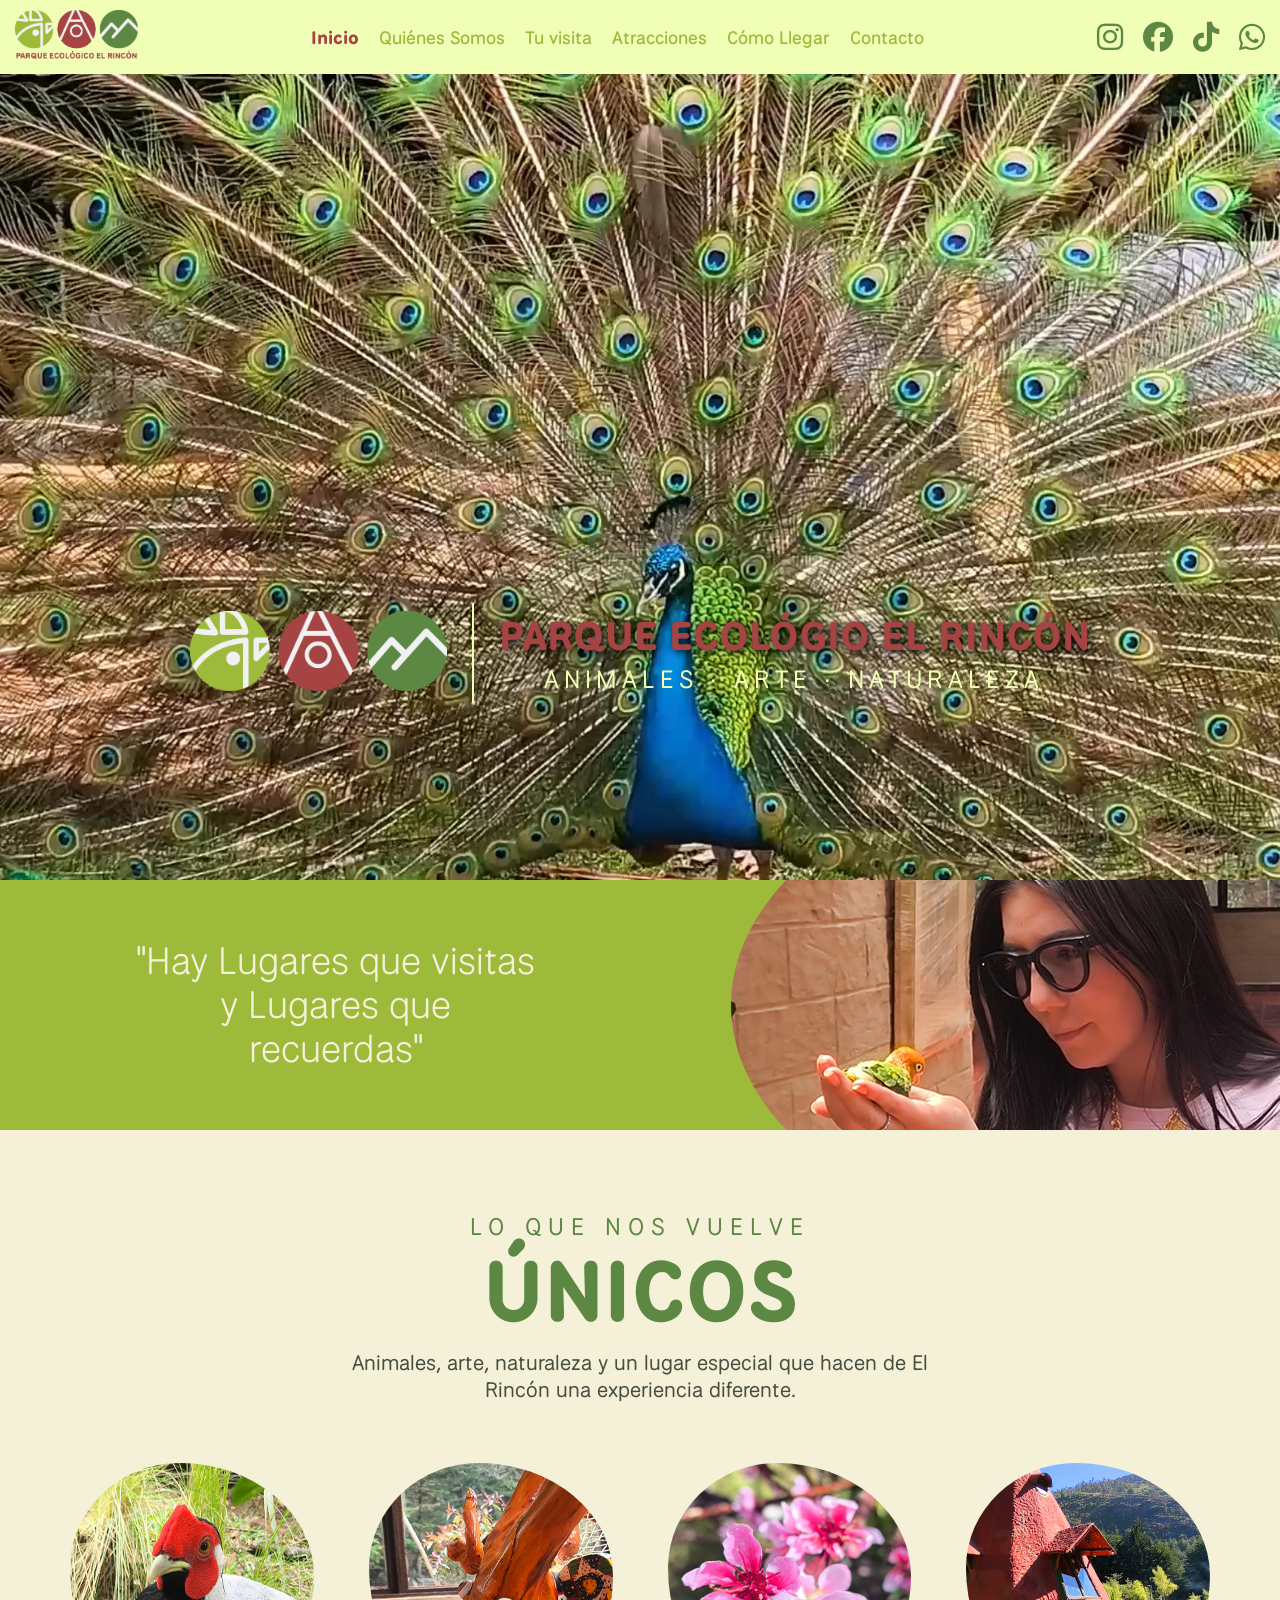
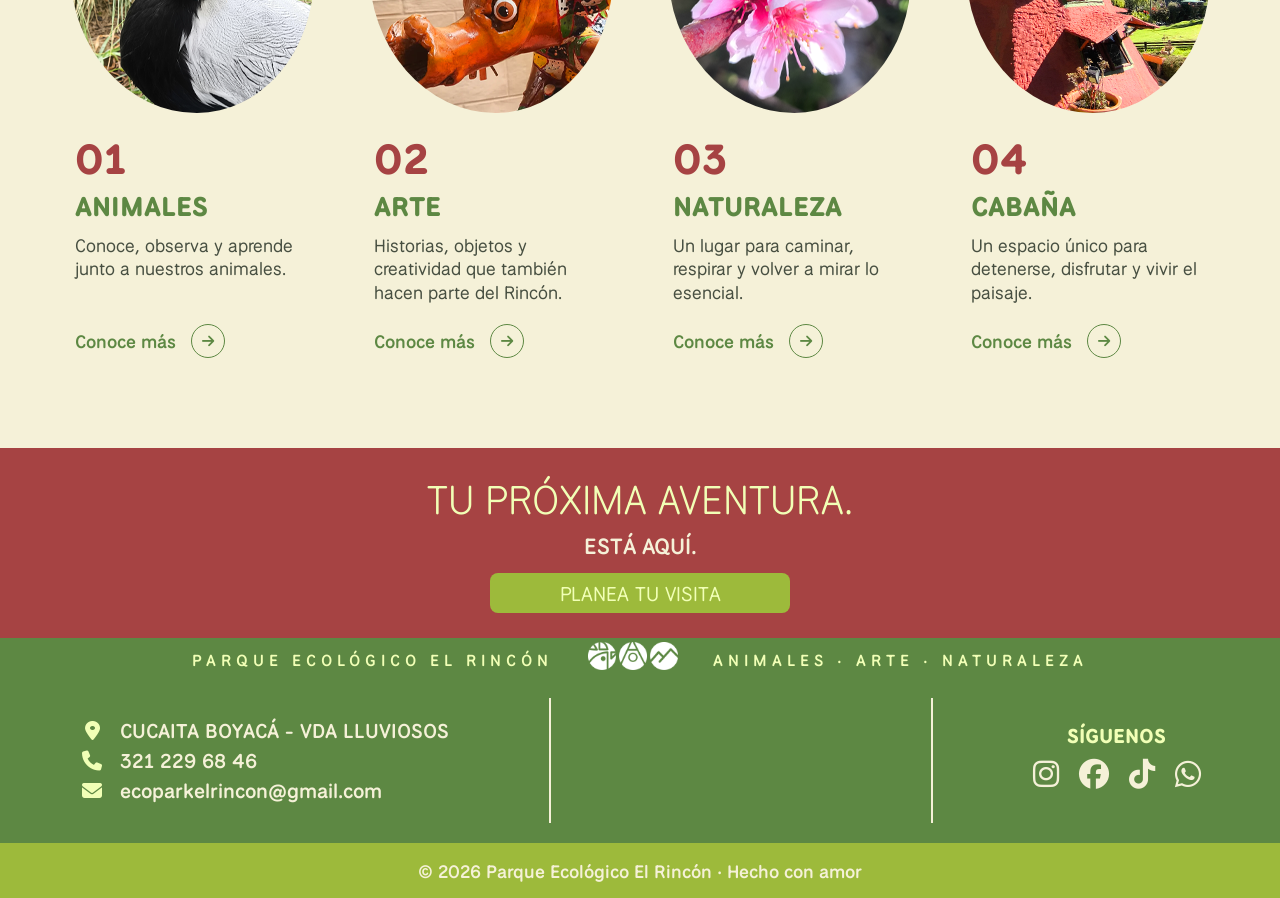
<file: index.html>
<!DOCTYPE html>
<html lang="es">
<head>
    <meta charset="UTF-8">
    <meta name="viewport" content="width=device-width, initial-scale=1.0">
    <title>Parque Ecológico el Rincón</title>
    <link rel="stylesheet" href="https://cdnjs.cloudflare.com/ajax/libs/font-awesome/6.7.2/css/all.min.css">
    <link rel="preconnect" href="https://fonts.googleapis.com">
    <link rel="preconnect" href="https://fonts.gstatic.com" crossorigin>
    <link rel="icon" type="image/png" href="Assets/png/Favicon.png">
<link href="https://fonts.googleapis.com/css2?family=National+Park:wght@200..800&display=swap" rel="stylesheet">
<link rel="stylesheet" href="css/style.css"> 
<link rel="stylesheet" href="css/CTA.css">
<link rel="stylesheet" href="css/Header.css">
<link rel="stylesheet" href="css/Footer.css">
<link rel="stylesheet" href="css/Menu_Flotante.css">
</head>
<body>
         <!-- ==================== HEADER ==================== -->

   <header id="header"></header>
    
    <main>
        <section class="hero">
           <video class="Hero_Video" autoplay muted loop playsinline poster="Assets/png/Imagen_Poster_Index.webp">
                <source src="Assets/video/Hero_Pavo.mp4" type="video/mp4">
            </video>
            <div class="Hero_Container">
                <div class="Logo_Hero">
                    <img src="Assets/png/Logo_Rincon_Hero_png.png" alt="Parque Ecológico el Rincón">               
                </div>
                <div class="Linea_Hero">                    
                </div>
                <div class="Textos_Hero">
            <h1>Parque Ecológio el Rincón</h1>
            <p>ANIMALES · ARTE · NATURALEZA </p>
                </div>   
            </div>   
        </section>
        <section class="Introduccion">
            <div class="Introduccion_Container">                
                <div class="Introduccion_textos">
                    <div class="Introduccion_contenido">
                        <h2>"Hay Lugares que visitas y Lugares que recuerdas" </h2>
                         
                    </div>                    
                </div> 
                <div class="Introduccion_Imagen">
                    <img src="Assets/png/imagen persona 1.png" alt="">                                   
                </div>               
            </div>
        </section>
        <section class="Unicos">

    <div class="Unicos_Encabezado">

        <p>LO QUE NOS VUELVE</p>

        <h2>ÚNICOS</h2>

        <div class="Unicos_Descripcion">
            <p>
                Animales, arte, naturaleza y un lugar especial
                que hacen de El Rincón una experiencia diferente.
            </p>
        </div>

    </div>


    <div class="Unicos_Experiencias">


        <!-- ANIMALES -->

        <a href="Atracciones.html#animales" class="Experiencia">

            <div class="Experiencia_Imagen">

                <img 
                    src="Assets/png/Tarjeta_Animales.png" 
                    alt="Animales del Parque Ecológico El Rincón"
                >

            </div>

            <div class="Experiencia_Contenido">

                <span>01</span>

                <h3>ANIMALES</h3>

                <p>
                    Conoce, observa y aprende
                    junto a nuestros animales.
                </p>

                <div class="Experiencia_Link">
                    <p>Conoce más</p>
                    <i class="fa-solid fa-arrow-right"></i>
                </div>

            </div>

        </a>


        <!-- ARTE -->

        <a href="Atracciones.html#arte" class="Experiencia">

            <div class="Experiencia_Imagen">

                <img 
                    src="Assets/png/Tarjeta_Arte.png" 
                    alt="Arte en el Parque Ecológico El Rincón"
                >

            </div>

            <div class="Experiencia_Contenido">

                <span>02</span>

                <h3>ARTE</h3>

                <p>
                    Historias, objetos y creatividad
                    que también hacen parte del Rincón.
                </p>

                <div class="Experiencia_Link">
                    <p>Conoce más</p>
                    <i class="fa-solid fa-arrow-right"></i>
                </div>

            </div>

        </a>


        <!-- NATURALEZA -->

        <a href="Atracciones.html#naturaleza" class="Experiencia">

            <div class="Experiencia_Imagen">

                <img 
                    src="Assets/png/Tarjeta_Naturaleza.png" 
                    alt="Naturaleza del Parque Ecológico El Rincón"
                >

            </div>

            <div class="Experiencia_Contenido">

                <span>03</span>

                <h3>NATURALEZA</h3>

                <p>
                    Un lugar para caminar,
                    respirar y volver a mirar lo esencial.
                </p>

                <div class="Experiencia_Link">
                    <p>Conoce más</p>
                    <i class="fa-solid fa-arrow-right"></i>
                </div>

            </div>

        </a>


        <!-- CABAÑA -->

        <a href="Atracciones.html#cabana" class="Experiencia">

            <div class="Experiencia_Imagen">

                <img 
                    src="Assets/png/Tarjeta_Cabaña.png" 
                    alt="Cabaña del Parque Ecológico El Rincón"
                >

            </div>

            <div class="Experiencia_Contenido">

                <span>04</span>

                <h3>CABAÑA</h3>

                <p>
                    Un espacio único para detenerse,
                    disfrutar y vivir el paisaje.
                </p>

                <div class="Experiencia_Link">
                    <p>Conoce más</p>
                    <i class="fa-solid fa-arrow-right"></i>
                </div>

            </div>

        </a>


    </div>

</section>

<section id="cta"
    data-titulo="TU PRÓXIMA AVENTURA."
    data-subtitulo="ESTÁ AQUÍ."
    data-boton="PLANEA TU VISITA"
    data-enlace="Tu_Visita.html">

</section>

        

    </main>
    <footer id="footer"></footer>   

    
    
    <script src="Java_Script/Header.js"></script>
    <script src="Java_Script/Footer.js"></script>
    <script src="Java_Script/Menu_Flotante.js"></script>
    <script src="Java_Script/Cta.js"></script>
</body>
</html>
</file>
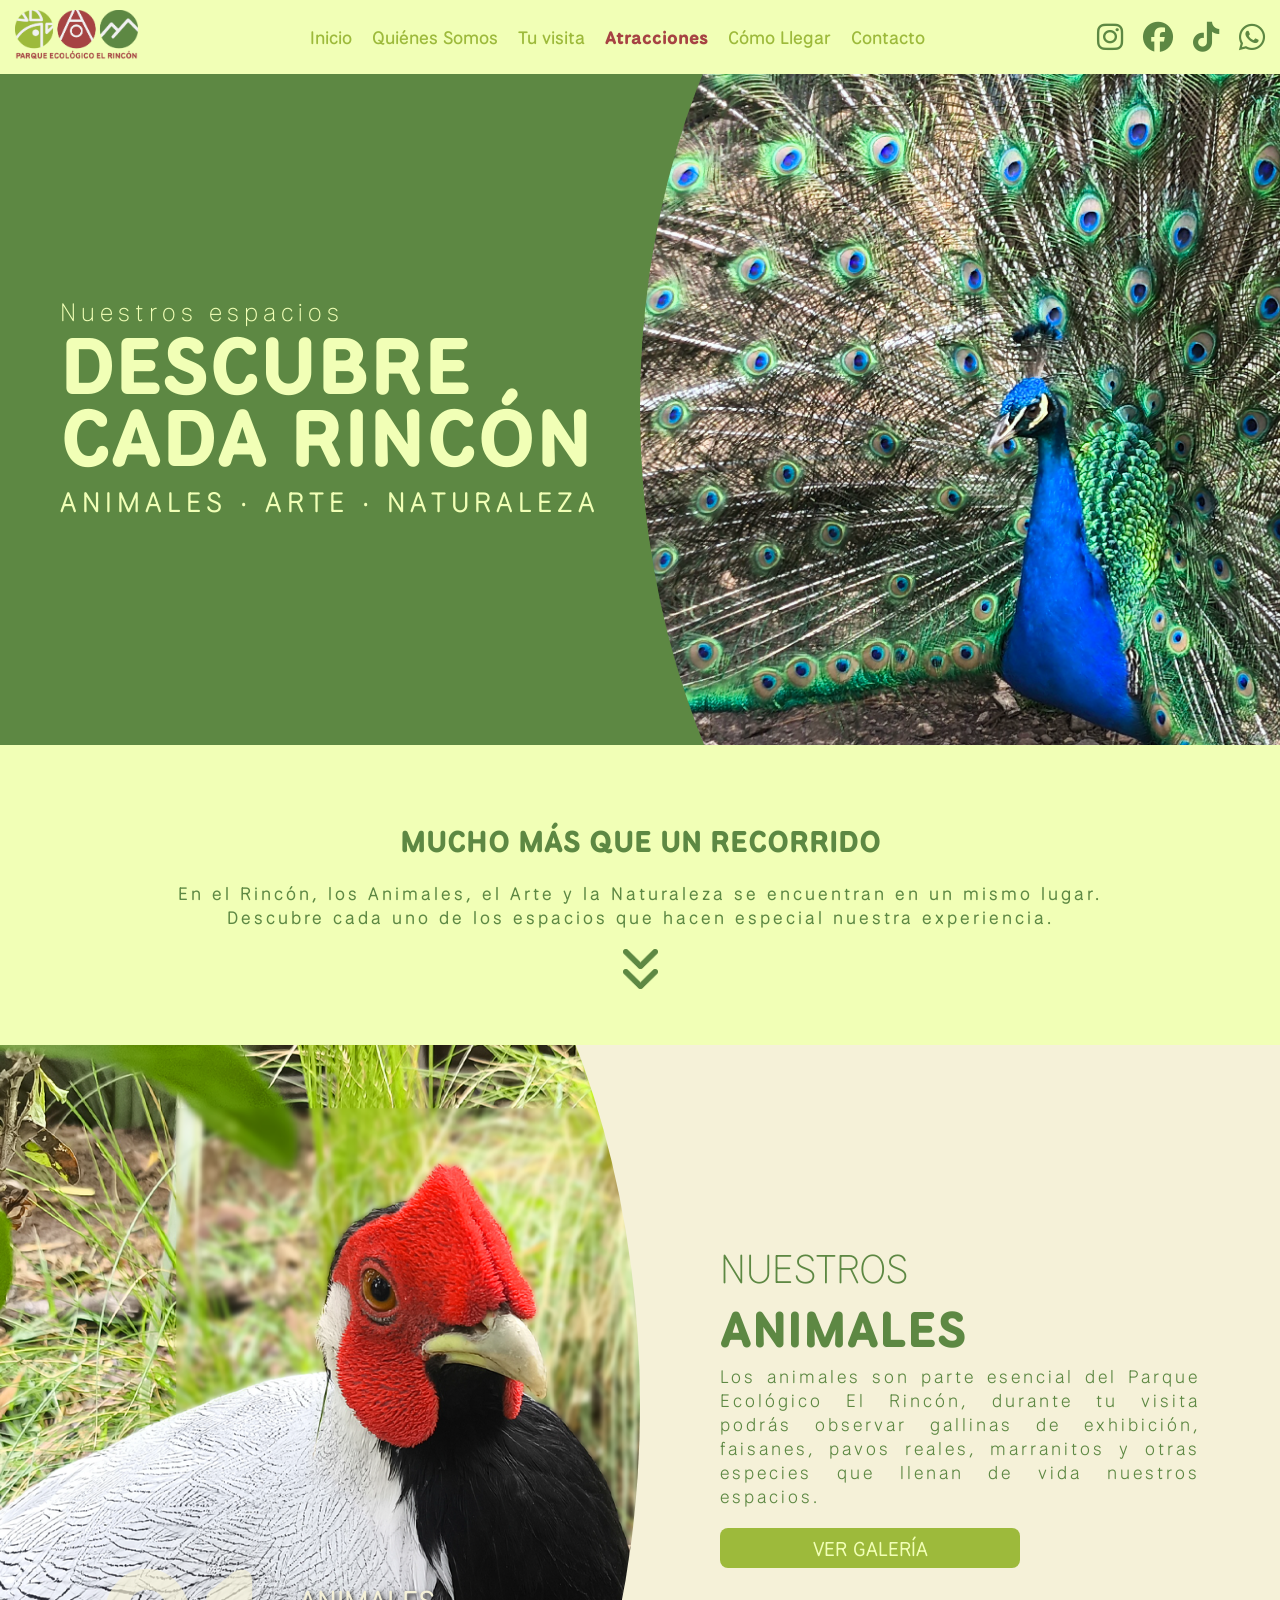
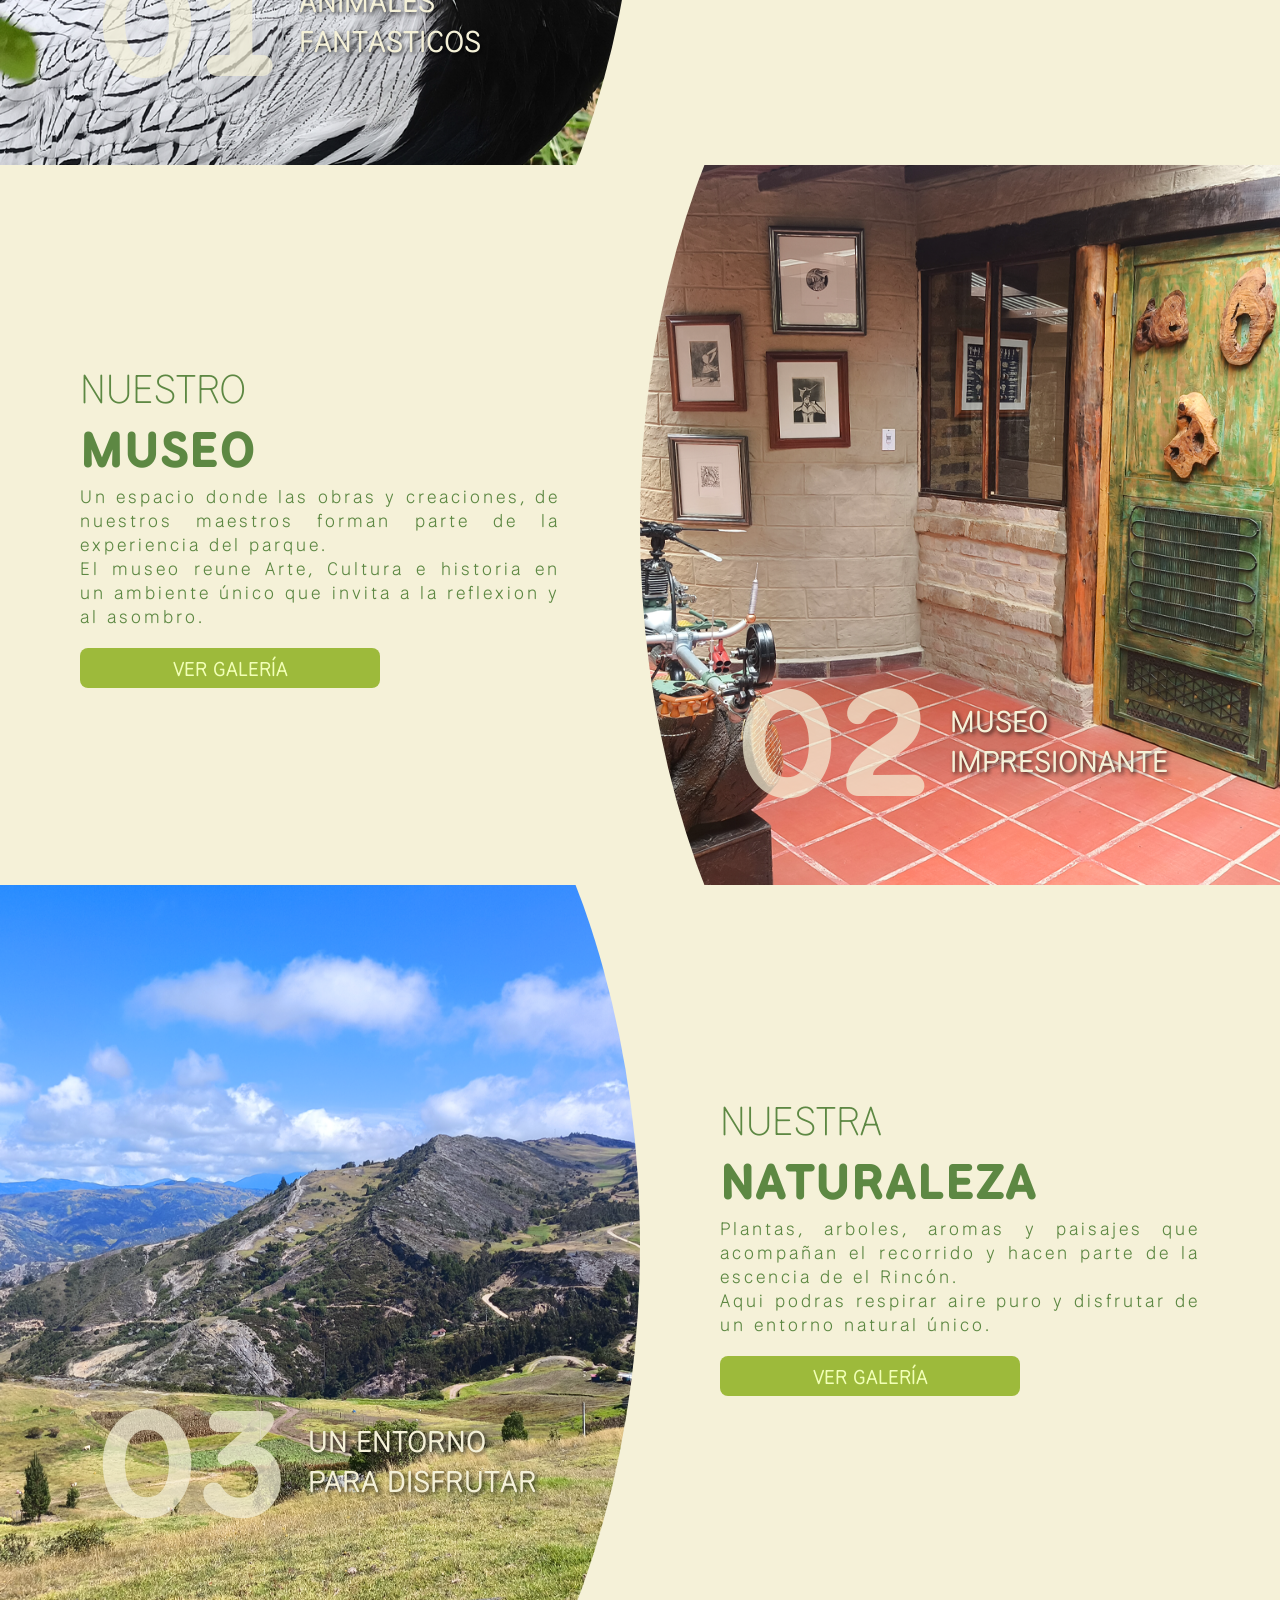
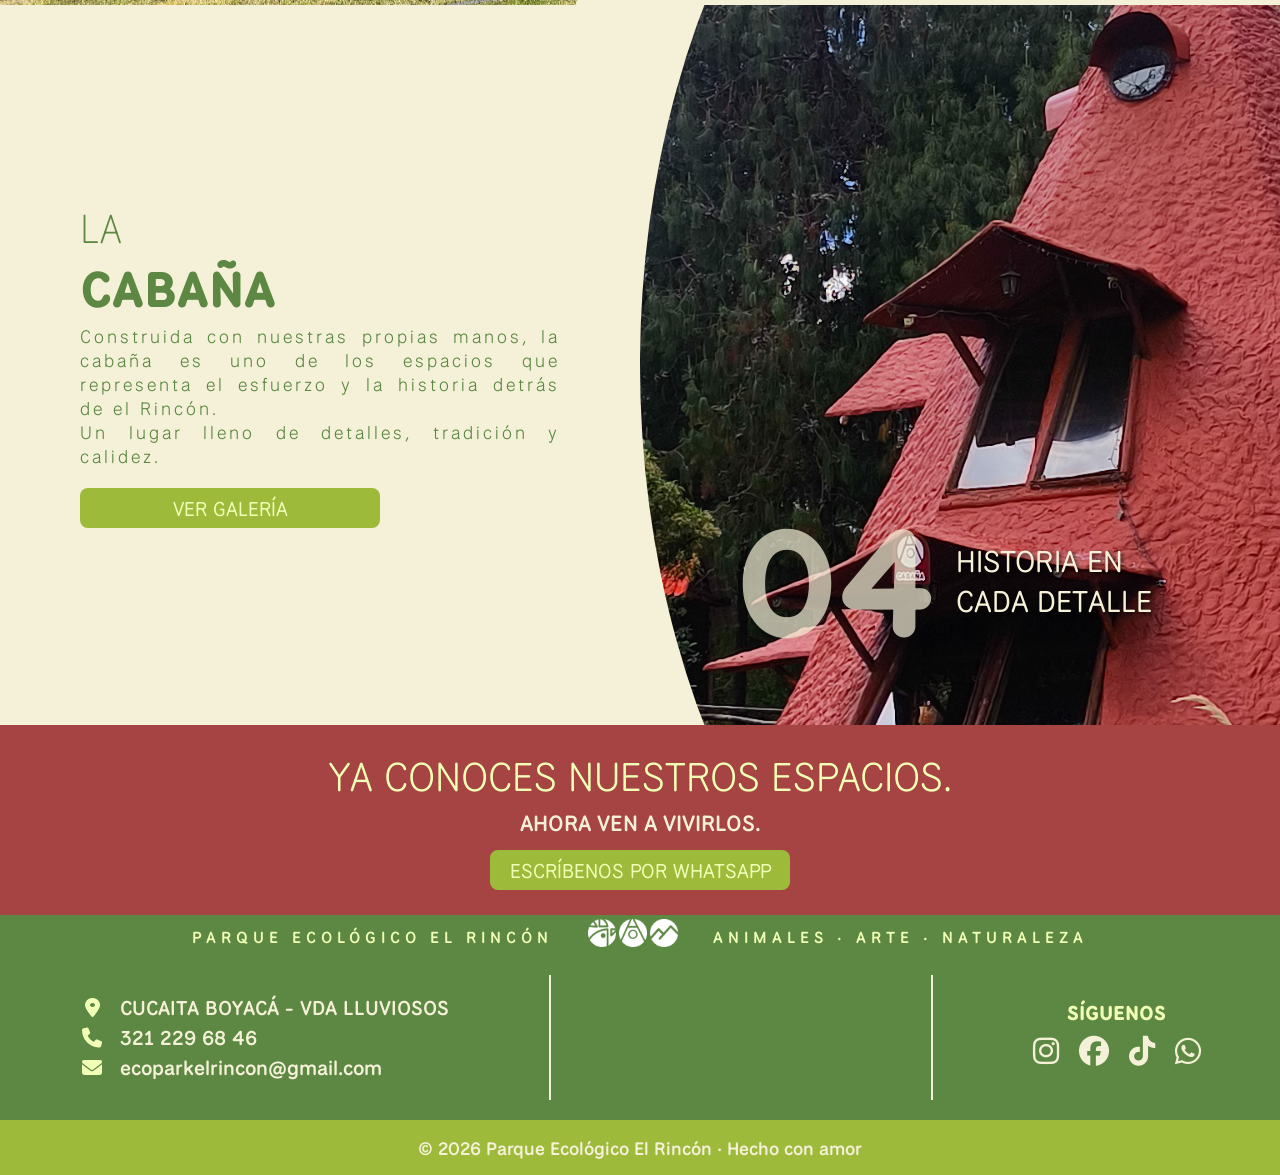
<file: Atracciones.html>
<!DOCTYPE html>
<html lang="es">
<head>
    <meta charset="UTF-8">
    <meta name="viewport" content="width=device-width, initial-scale=1.0">
    <title>Atracciones | Parque Ecológico El Rincón</title>
    <link rel="stylesheet" href="https://cdnjs.cloudflare.com/ajax/libs/font-awesome/6.7.2/css/all.min.css">
        <link rel="preconnect" href="https://fonts.googleapis.com">
<link rel="preconnect" href="https://fonts.gstatic.com" crossorigin>
<link href="https://fonts.googleapis.com/css2?family=National+Park:wght@200..800&display=swap" rel="stylesheet">
<link rel="stylesheet" href="css/Atracciones.css">
<link rel="stylesheet" href="css/CTA.css">  
<link rel="stylesheet" href="css/Header.css">
<link rel="stylesheet" href="css/Footer.css">
<link rel="stylesheet" href="css/Menu_Flotante.css">
<link rel="icon" type="image/png" href="Assets/png/Favicon.png">
</head>
<body>
         <!-- ==================== HEADER ==================== -->

   <header id="header"></header>
    <main>
        <section class="Hero_Atracciones">
            <div class="Hero_Atracciones_Container">
                <h2>Nuestros espacios</h2>
                <h1>DESCUBRE <br> CADA RINCÓN</h1>
                <p>ANIMALES · ARTE · NATURALEZA</p>                
            </div>
            <div class="Hero_Imagen">
            </div>
        </section>
        <section class="Atraciones_Intro">
            <div class="Atracciones_Intro_Container">
                <h2>MUCHO MÁS QUE UN RECORRIDO</h2>
                <p>En el Rincón, los Animales, el Arte y la Naturaleza se encuentran en un mismo lugar.
                    <br>Descubre cada uno de los espacios que hacen especial nuestra experiencia.</p>
                <img src="Assets/png/FLecha_Historia_verde.png" alt="">
                <img src="Assets/png/FLecha_Historia_verde.png" alt="">
            </div>
        </section>
        <section class="Atraciones_Parque" id="animales">
            <div class="Atraciones_Parque_Imagen Animales"> 
                <div class="Atraciones_Parque_Texto">
                    <h2>01</h2>
                   <p>ANIMALES <br>
                   FANTASTICOS</p>
                </div>                               
                
            </div>
            <div class="Atraciones_Parque_Contenido">                
                <h2>NUESTROS</h2>
                <h3>ANIMALES</h3>
                 <p>Los animales son parte esencial del Parque Ecológico El Rincón, durante tu visita podrás observar gallinas de exhibición, faisanes, pavos reales, marranitos y otras especies que llenan de vida nuestros espacios.</p>
                 <button class="Boton_Galeria" data-galeria="Animales">VER GALERÍA</button>
            </div>
        </section>

        <section class="Atraciones_Parque Atraccion_Invertida" id="arte">

    <div class="Atraciones_Parque_Imagen Museo">
        <div class="Atraciones_Parque_Texto">
            <h2>02</h2>
            <p>
                MUSEO<br>
                IMPRESIONANTE</p>
        </div>
    </div>

    <div class="Atraciones_Parque_Contenido">
        <h2>NUESTRO</h2>
        <h3>MUSEO</h3>

        <p>Un espacio donde las obras y creaciones, de nuestros maestros forman parte de la experiencia del parque.
            <br>El museo reune Arte, Cultura e historia en un ambiente único que invita a la reflexion y al asombro. </p>

        <button class="Boton_Galeria" data-galeria="Museo">VER GALERÍA</button>
    </div>

</section>
<section class="Atraciones_Parque" id="naturaleza">
            <div class="Atraciones_Parque_Imagen Naturaleza"> 
                <div class="Atraciones_Parque_Texto">
                    <h2>03</h2>
                   <p>UN ENTORNO <br>
                   PARA DISFRUTAR</p>
                </div>                               
                
            </div>
            <div class="Atraciones_Parque_Contenido">                
                <h2>NUESTRA</h2>
                <h3>NATURALEZA</h3>
                 <p>Plantas, arboles, aromas y paisajes que acompañan el recorrido y hacen parte de la escencia de el Rincón.
                    <br>Aqui podras respirar aire puro y disfrutar de un entorno natural único.</p>
                 <button class="Boton_Galeria" data-galeria="Naturaleza">VER GALERÍA</button>
            </div>
        </section>
        <section class="Atraciones_Parque Atraccion_Invertida" id="cabana">

    <div class="Atraciones_Parque_Imagen Cabana">
        <div class="Atraciones_Parque_Texto">
            <h2>04</h2>
            <p>
                HISTORIA EN<br>
                CADA DETALLE</p>
        </div>
    </div>

    <div class="Atraciones_Parque_Contenido">
        <h2>LA</h2>
        <h3>CABAÑA</h3>

        <p>Construida con nuestras propias manos, la cabaña es uno de los espacios que representa el esfuerzo y la historia detrás de el Rincón.
            <br>Un lugar lleno de detalles, tradición y calidez. </p>

        <button class="Boton_Galeria" data-galeria="Cabana">VER GALERÍA</button>
    </div>

</section>
</main>
 <!-- LIGHTBOX -->
<!-- LIGHTBOX -->

<div class="Lightbox" id="Lightbox">

    <button class="Lightbox_Cerrar">×</button>

    <div class="Lightbox_Informacion">

        <h2>NUESTROS</h2>
        <h3>ANIMALES</h3>
        <p>
            Los animales son parte esencial
            del Parque Ecológico El Rincón.
        </p>

    </div>

    <button class="Lightbox_Anterior">‹</button>

    <img
    class="Lightbox_Imagen"alt="Imagen del Parque Ecológico El Rincón"
>
    <p class="Lightbox_Contador">1 / 8</p>

    <button class="Lightbox_Siguiente">›</button>

</div>

<section id="cta"
    data-titulo="YA CONOCES NUESTROS ESPACIOS."
    data-subtitulo="AHORA VEN A VIVIRLOS."
    data-boton="ESCRÍBENOS POR WHATSAPP"
    data-enlace="https://wa.me/573212296846"
    data-externo="true">

</section>
 
 <footer id="footer"></footer>    
  
    <script src="Java_Script/Header.js"></script>
    <script src="Java_Script/Footer.js"></script>
    <script src="Java_Script/Galeria.js"></script>
    <script src="Java_Script/Cta.js"></script>
    <script src="Java_Script/Menu_Flotante.js"></script>
</body>
</file>
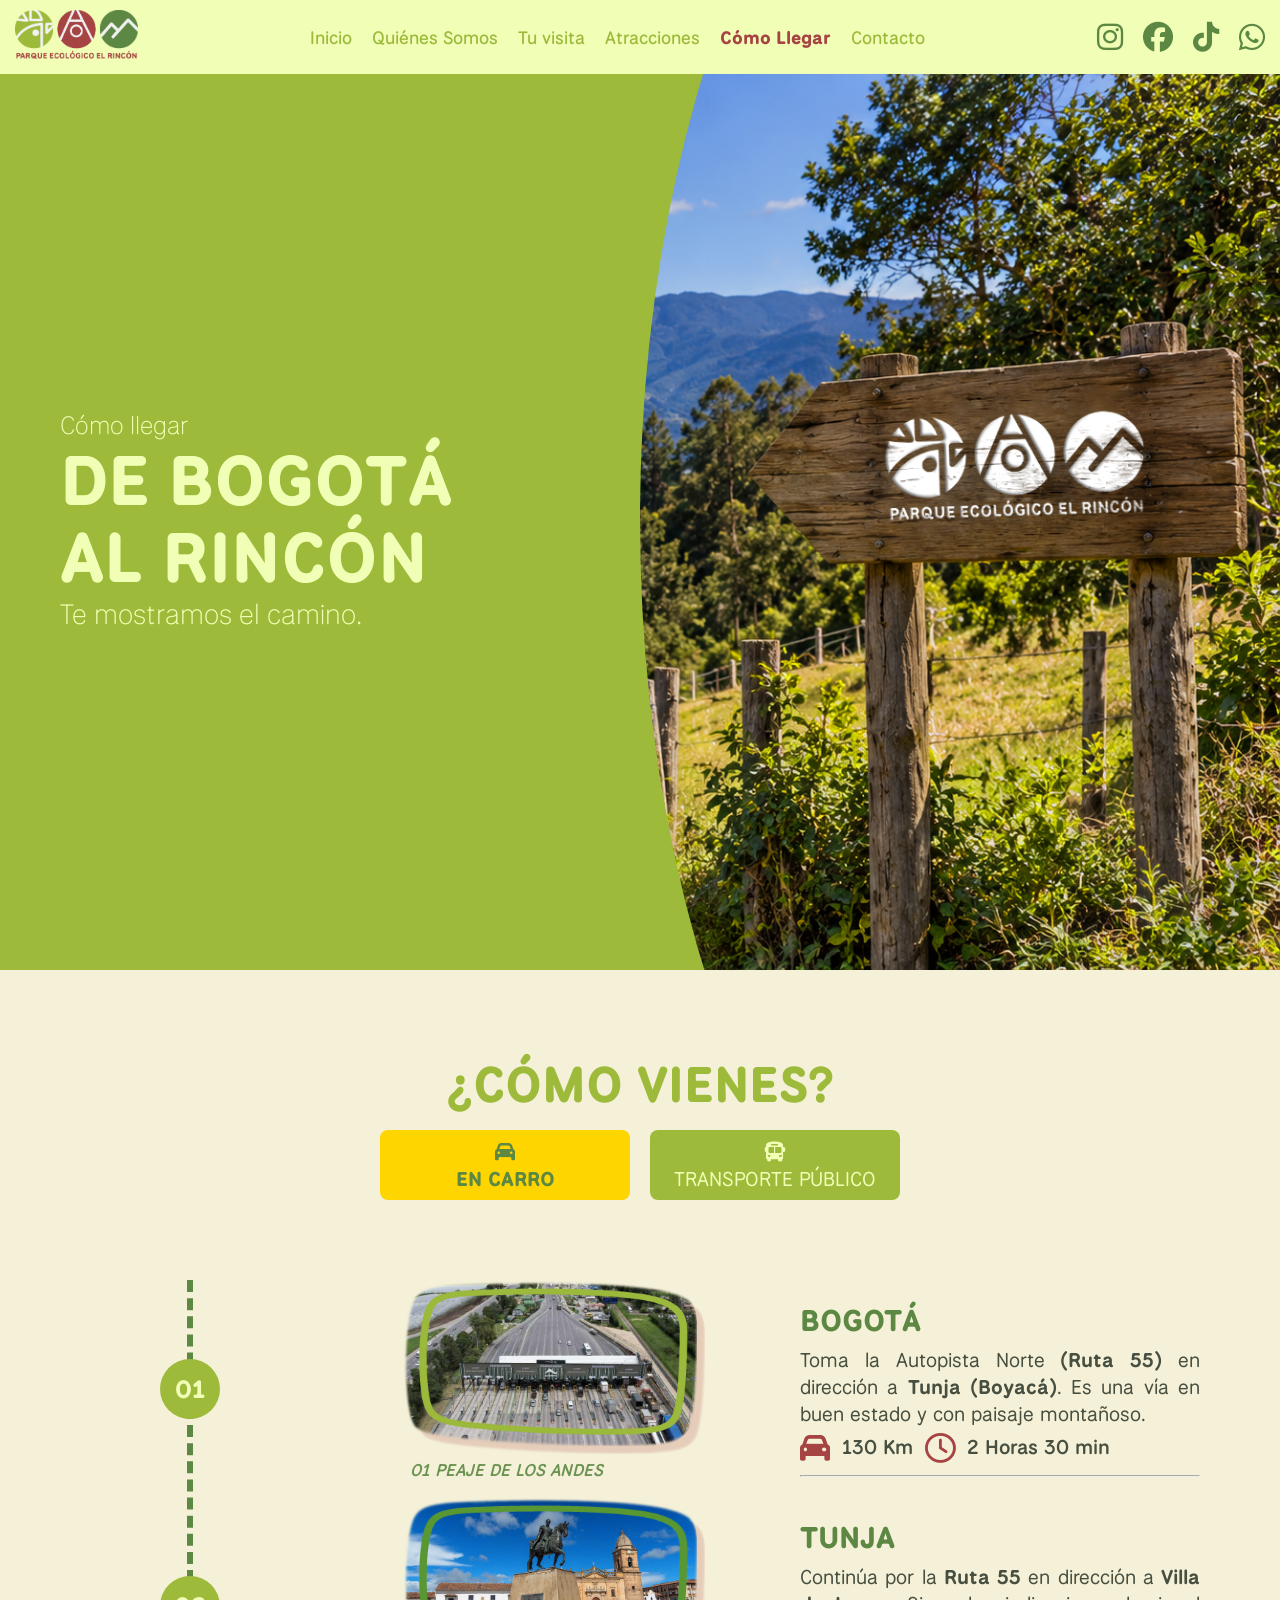
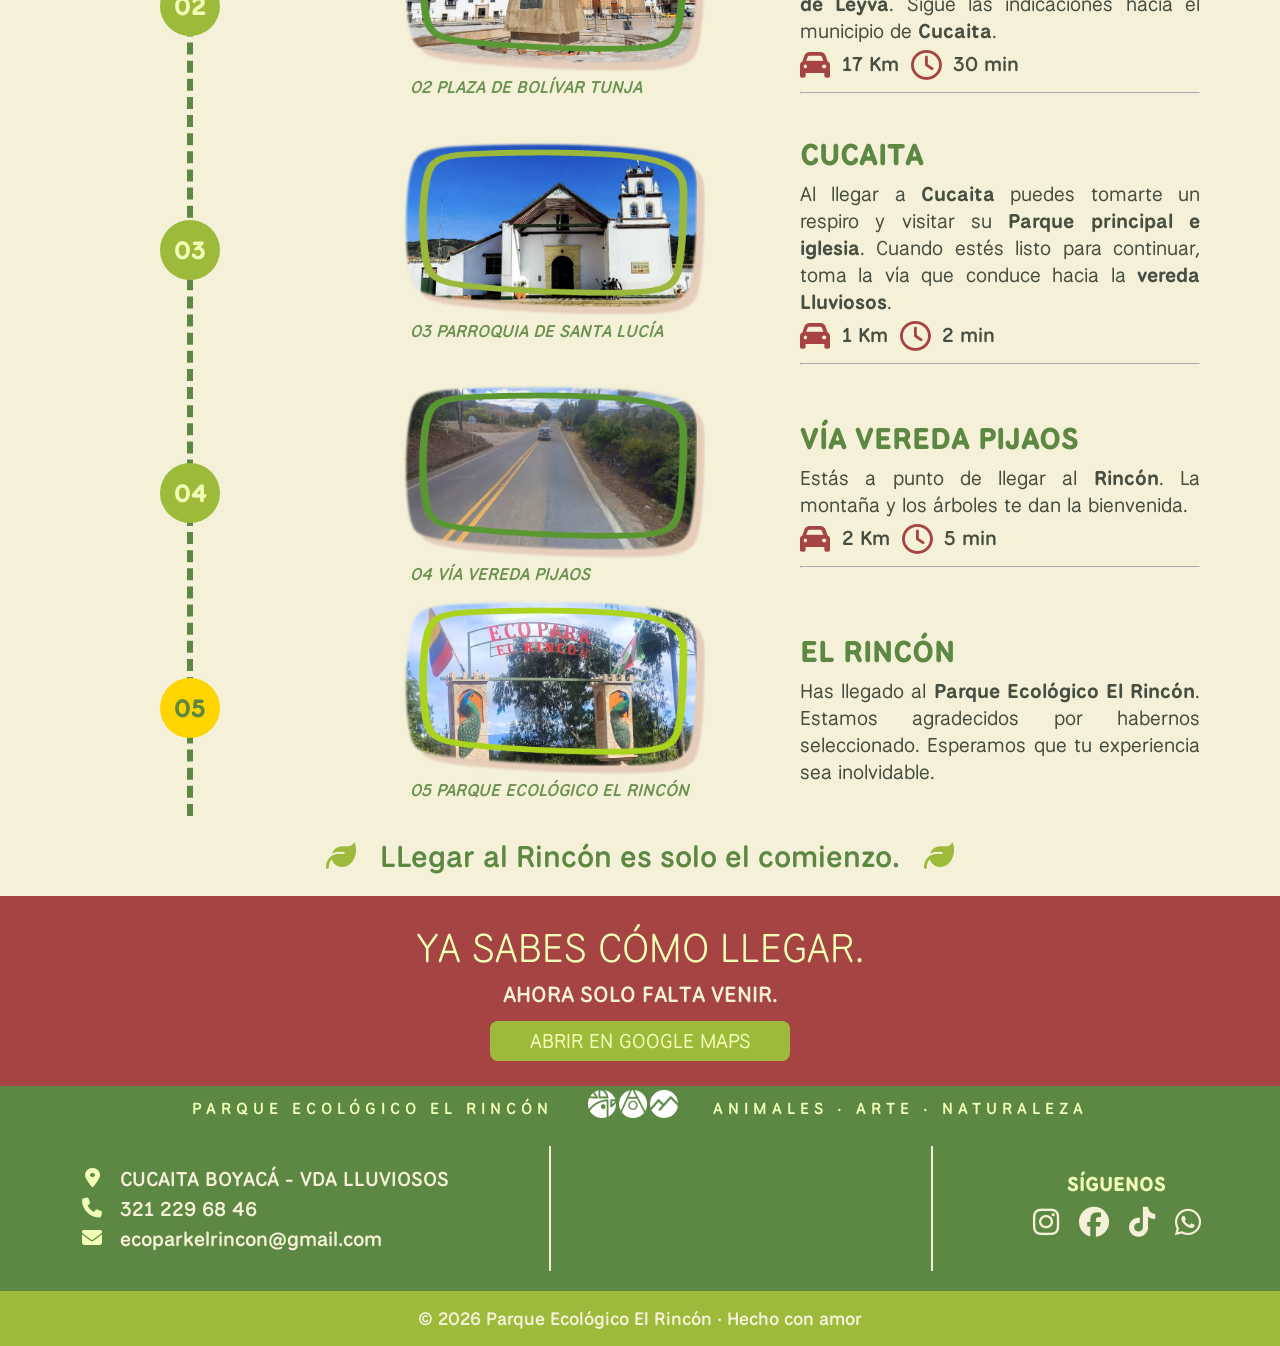
<file: Como_Llegar.html>
<!DOCTYPE html>
<html lang="es">

<head>
    <meta charset="UTF-8">
    <meta name="viewport" content="width=device-width, initial-scale=1.0">

    <title>Cómo llegar | Parque Ecológico El Rincón</title>

    <!-- Font Awesome -->
    <link
        rel="stylesheet"
        href="https://cdnjs.cloudflare.com/ajax/libs/font-awesome/6.7.2/css/all.min.css"
    >

    <!-- Google Fonts -->
    <link rel="preconnect" href="https://fonts.googleapis.com">
    <link rel="preconnect" href="https://fonts.gstatic.com" crossorigin>

    <link
        href="https://fonts.googleapis.com/css2?family=National+Park:wght@200..800&display=swap"
        rel="stylesheet"
    >

    <!-- CSS -->
    <link rel="stylesheet" href="css/Como_Llegar.css">
    <link rel="stylesheet" href="css/CTA.css"> 
    <link rel="stylesheet" href="css/Header.css">
    <link rel="stylesheet" href="css/Footer.css">
    <link rel="stylesheet" href="css/Menu_Flotante.css">
    <link rel="icon" type="image/png" href="Assets/png/Favicon.png">

</head>

<body>
     <header id="header"></header>  


    <!-- ==================== CONTENIDO PRINCIPAL ==================== -->

    <main>

        <!-- ==================== HERO ==================== -->

        <section class="Hero_Ruta">

            <div class="Hero_Ruta_Container">

                <h2>Cómo llegar</h2>

                <h1>
                    DE BOGOTÁ
                    <br>
                    AL RINCÓN
                </h1>

                <p>Te mostramos el camino.</p>

            </div>

            <div class="Hero_Imagen"></div>

        </section>


        <!-- ==================== RUTA ==================== -->

        <section class="Ruta">

            <!-- Selector de transporte -->

            <div class="Ruta_Selector">

                <h2>¿CÓMO VIENES?</h2>

                <div class="Ruta_Selector_Botones">

                    <button class="Ruta_Boton_Carro">

                        <i class="fa-duotone fa-solid fa-car"></i>

                        <p>EN CARRO</p>

                    </button>


                    <button class="Ruta_Boton_Publico">

                        <i class="fa-duotone fa-solid fa-bus"></i>

                        <p>TRANSPORTE PÚBLICO</p>

                    </button>

                </div>

            </div>


            <!-- ==================== RECORRIDO ==================== -->

            <div class="Ruta_Recorrido">


                <!-- ---------- CAMINO ---------- -->

                <div class="Ruta_Camino">

                    <div class="Ruta_Linea"></div>

                    <div class="Ruta_Punto Punto_1">
                        01
                    </div>

                    <div class="Ruta_Punto Punto_2">
                        02
                    </div>
                     <div class="Ruta_Punto Punto_3">
                        03
                    </div>
                    <div class="Ruta_Punto Punto_4">
                        04
                    </div>
                     <div class="Ruta_Punto Punto_5">
                        05
                    </div>

                </div>


                <!-- ---------- IMÁGENES ---------- -->

                <div class="Ruta_Imagenes">


                    <div class="Ruta_Imagen">

                        <img
                            src="Assets/png/Peaje andes.webp"
                            alt="Peaje de los Andes"
                        >

                        <h2>01 PEAJE DE LOS ANDES</h2>

                    </div>


                    <div class="Ruta_Imagen">

                        <img
                            src="Assets/png/Tunja.webp"
                            alt="Plaza de Bolívar de Tunja"
                        >

                        <h2>02 PLAZA DE BOLÍVAR TUNJA</h2>

                    </div>


                    <div class="Ruta_Imagen">

                        <img
                            src="Assets/png/Cucaita.webp"
                            alt="Parroquia de Santa Lucía en Cucaita"
                        >

                        <h2>03 PARROQUIA DE SANTA LUCÍA</h2>

                    </div>


                    <div class="Ruta_Imagen">

                        <img
                            src="Assets/png/rincon.webp"
                            alt="Vía hacia la Vereda Pijaos">

                        <h2>04 VÍA VEREDA PIJAOS</h2>

                    </div>


                    <div class="Ruta_Imagen">

                        <img
                            src="Assets/png/Puerta_rincon.webp"
                            alt="Entrada al Parque Ecológico El Rincón"
                        >

                        <h2>05 PARQUE ECOLÓGICO EL RINCÓN</h2>

                    </div>

                </div>


                <!-- ---------- INFORMACIÓN ---------- -->

                <div class="Ruta_informacion">


                    <!-- 01 - BOGOTÁ -->

                    <div class="Ruta_Info">

                        

                        <div class="Informacion_Ruta_Detallada">

                            <h2>BOGOTÁ</h2>

                            <p>
                                Toma la Autopista Norte
                                <b>(Ruta 55)</b>
                                en dirección a
                                <b>Tunja (Boyacá)</b>.
                                Es una vía en buen estado y con paisaje montañoso.
                            </p>

                            <div class="Km_Tiempo">

                                <i class="fa-duotone fa-solid fa-car"></i>
                                <p class="Kilometros">130 Km</p>

                                <i class="fa-regular fa-clock"></i>
                                <p class="Kilometros">2 Horas 30 min</p>

                            </div>

                            <hr>

                        </div>

                    </div>


                    <!-- 02 - TUNJA -->

                    <div class="Ruta_Info">

                       

                        <div class="Informacion_Ruta_Detallada">

                            <h2>TUNJA</h2>

                            <p>
                                Continúa por la
                                <b>Ruta 55</b>
                                en dirección a
                                <b>Villa de Leyva</b>.
                                Sigue las indicaciones hacia el municipio de
                                <b>Cucaita</b>.
                            </p>

                            <div class="Km_Tiempo">

                                <i class="fa-duotone fa-solid fa-car"></i>
                                <p class="Kilometros">17 Km</p>

                                <i class="fa-regular fa-clock"></i>
                                <p class="Kilometros">30 min</p>

                            </div>

                            <hr>

                        </div>

                    </div>


                    <!-- 03 - CUCAITA -->

                    <div class="Ruta_Info">

                        

                        <div class="Informacion_Ruta_Detallada">

                            <h2>CUCAITA</h2>

                            <p>
                                Al llegar a
                                <b>Cucaita</b>
                                puedes tomarte un respiro y visitar su
                                <b>Parque principal e iglesia</b>.
                                Cuando estés listo para continuar, toma la vía
                                que conduce hacia la
                                <b>vereda Lluviosos</b>.
                            </p>

                            <div class="Km_Tiempo">

                                <i class="fa-duotone fa-solid fa-car"></i>
                                <p class="Kilometros">1 Km</p>

                                <i class="fa-regular fa-clock"></i>
                                <p class="Kilometros">2 min</p>

                            </div>

                            <hr>

                        </div>

                    </div>


                    <!-- 04 - VÍA VEREDA PIJAOS -->

                    <div class="Ruta_Info">

                       

                        <div class="Informacion_Ruta_Detallada">

                            <h2>VÍA VEREDA PIJAOS</h2>

                            <p>
                                Estás a punto de llegar al
                                <b>Rincón</b>.
                                La montaña y los árboles te dan la bienvenida.
                            </p>

                            <div class="Km_Tiempo">

                                <i class="fa-duotone fa-solid fa-car"></i>
                                <p class="Kilometros">2 Km</p>

                                <i class="fa-regular fa-clock"></i>
                                <p class="Kilometros">5 min</p>

                            </div>

                            <hr>

                        </div>

                    </div>


                    <!-- 05 - EL RINCÓN -->

                    <div class="Ruta_Info">

                        

                        <div class="Informacion_Ruta_Detallada">

                            <h2>EL RINCÓN</h2>

                            <p>
                                Has llegado al
                                <b>Parque Ecológico El Rincón</b>.
                                Estamos agradecidos por habernos seleccionado.
                                Esperamos que tu experiencia sea inolvidable.
                            </p>

                        </div>

                    </div>

                </div>

            </div>

            <!-- recorrido en transporte público -->


             <div class="Ruta_Recorrido Ruta_Recorrido_Publico">
                 <div class="Ruta_Camino">

                    <div class="Ruta_Linea"></div>

                    <div class="Ruta_Punto Punto_1">
                        01
                    </div>

                    <div class="Ruta_Punto Punto_2">
                        02
                    </div>
                     <div class="Ruta_Punto Punto_3">
                        03
                    </div>
                    <div class="Ruta_Punto Punto_4">
                        04
                    </div>
                     <div class="Ruta_Punto Punto_5">
                        05
                    </div>

                </div>


                <!-- ---------- IMÁGENES ---------- -->

                <div class="Ruta_Imagenes">


                    <div class="Ruta_Imagen">

                        <img
                            src="Assets/png/Terminal Norte.webp"
                            alt="Terminal Norte Bogota"
                        >

                        <h2>01 TERMINAL DEL NORTE BOGOTÁ</h2>

                    </div>


                    <div class="Ruta_Imagen">

                        <img
                            src="Assets/png/Terminal tunja.webp"
                            alt="Terminal transporte Tunja"
                        >

                        <h2>02 TERMINAL JUANA VELASCO DE GALLO</h2>

                    </div>


                    <div class="Ruta_Imagen">

                        <img
                            src="Assets/png/cUCAITA ENTRADA.webp"
                            alt="Puerta Cucaita Boyaca"
                        >

                        <h2>03 PUERTA PRINCIPAL CUCAITA BOYACÁ </h2>

                    </div>


                    <div class="Ruta_Imagen">

                        <img
                            src="Assets/png/rincon.webp"
                            alt="Vía hacia la Vereda Pijaos">

                        <h2>04 VÍA VEREDA PIJAOS</h2>

                    </div>


                    <div class="Ruta_Imagen">

                        <img
                            src="Assets/png/Puerta_rincon.webp"
                            alt="Entrada al Parque Ecológico El Rincón"
                        >

                        <h2>05 PARQUE ECOLÓGICO EL RINCÓN</h2>

                    </div>

                </div>


                <!-- ---------- INFORMACIÓN ---------- -->

                <div class="Ruta_informacion">


                    <!-- 01 - BOGOTÁ -->

                    <div class="Ruta_Info">

                        

                        <div class="Informacion_Ruta_Detallada">

                            <h2>BOGOTÁ</h2>

                            <p>
                                Tu recorrido comienza en el
                                <b>Terminal de transporte del Norte o en en el Terminal Salitre.</b>
                                Compra un tiquete de bus con destino al
                                <b>Terminal de transporte de Tunja (Boyacá)</b>.                                
                            </p>

                            <div class="Km_Tiempo">

                                <i class="fa-duotone fa-solid fa-bus"></i>
                                <p class="Kilometros">130 Km</p>

                                <i class="fa-regular fa-clock"></i>
                                <p class="Kilometros">2 Horas 30 min</p>

                            </div>

                            <hr>

                        </div>

                    </div>


                    <!-- 02 - TUNJA -->

                    <div class="Ruta_Info">

                       

                        <div class="Informacion_Ruta_Detallada">

                            <h2>TUNJA</h2>

                            <p>
                                Llegaste al terminal de Transporte de Tunja.
                                Puedes disfrutar de un café en sus instalaciones y, 
                                cuando estés listo para continuar, busca la compañía que vende tiquetes de bus hacia
                                <b>Cucaita, Boyacá.</b>
                                También te sirven buses con ruta hacia
                                <b>Villa de Leyva, Samacá o Sáchica</b>.
                                siempre que <b>no vayan por el sector La Cumbre.</b>.
                                <i>Pregunta antes de comprar el tiquete.</i>
                            </p>

                            <div class="Km_Tiempo">

                                <i class="fa-duotone fa-solid fa-bus"></i>
                                <p class="Kilometros">17 Km</p>

                                <i class="fa-regular fa-clock"></i>
                                <p class="Kilometros">30 min</p>

                            </div>

                            <hr>

                        </div>

                    </div>


                    <!-- 03 - CUCAITA -->

                    <div class="Ruta_Info">

                        

                        <div class="Informacion_Ruta_Detallada">

                            <h2>CUCAITA</h2>

                            <p>
                                Bájate en
                                <b>Cucaita, Boyacá.</b>
                                Si no conoces el lugar exacto, puedes preguntarle 
                                al conductor dónde debes bajar.
                                Aquí puedes visitar el
                                <b>Parque principal y la iglesia</b> antes de continuar tu recorrido.                                
                            </p>

                            

                            <hr>

                        </div>

                    </div>


                    <!-- 04 - VÍA VEREDA PIJAOS -->

                    <div class="Ruta_Info">

                       

                        <div class="Informacion_Ruta_Detallada">

                            <h2>VÍA VEREDA PIJAOS</h2>

                            <p>
                                Desde este punto tienes dos opciones para llegar
                                 al Parque Ecológico El Rincón:
                                 <br><b>(A) Contratar un vehículo</b> que te lleve los aproximadamente 3 km hasta la puerta del parque.
                                <br> <b>(B) Caminar aproximadamente 3 km</b> desde la vía principal hasta la puertas del parque.
                                <br> <i><b>***</b> Si decides caminar, ten en cuenta que son aproximadamente 3 km por la vía hasta llegar al parque.</i>


 
                            </p>

                            <div class="Km_Tiempo">

                               <i class="fa-solid fa-person-walking"></i>
                                <p class="Kilometros">3 Km</p>

                                <i class="fa-regular fa-clock"></i>
                                <p class="Kilometros">25 min</p>

                            </div>

                            <hr>

                        </div>

                    </div>


                    <!-- 05 - EL RINCÓN -->

                    <div class="Ruta_Info">

                        

                        <div class="Informacion_Ruta_Detallada">

                            <h2>EL RINCÓN</h2>

                            <p>
                                Llegaste al
                                <b>Parque Ecológico El Rincón</b>.
                                Estamos agradecidos por habernos seleccionado.
                                Esperamos que tu experiencia sea inolvidable.
                            </p>

                        </div>

                    </div>

                </div>

            </div>
                
             </div>


        </section>
        <!-- Frase luego de Grid -->
        <section class="Frase_Recorrido">
            <div class="Frase_Recorrido_Container">
                <i class="fa-solid fa-leaf"></i>                
                <h2>LLegar al Rincón es solo el comienzo.</h2>                 
                <i class="fa-solid fa-leaf"></i>
            </div>
             
        </section>
        

    </main>
    <section id="cta"
    data-titulo="YA SABES CÓMO LLEGAR."
    data-subtitulo="AHORA SOLO FALTA VENIR."
    data-boton="ABRIR EN GOOGLE MAPS"
    data-enlace="https://www.google.com/maps/search/?api=1&query=Parque+Ecológico+El+Rincón+Cucaita+Boyacá"
    data-externo="true">
</section>
   
    
<footer id="footer"></footer>    
  
    <script src="Java_Script/Header.js"></script>
    <script src="Java_Script/Footer.js"></script>
    <script src="Java_Script/Como_Llegar.js"></script>
    <script src="Java_Script/Cta.js"></script>
    <script src="Java_Script/Menu_Flotante.js"></script>
</body>

</html>
</file>
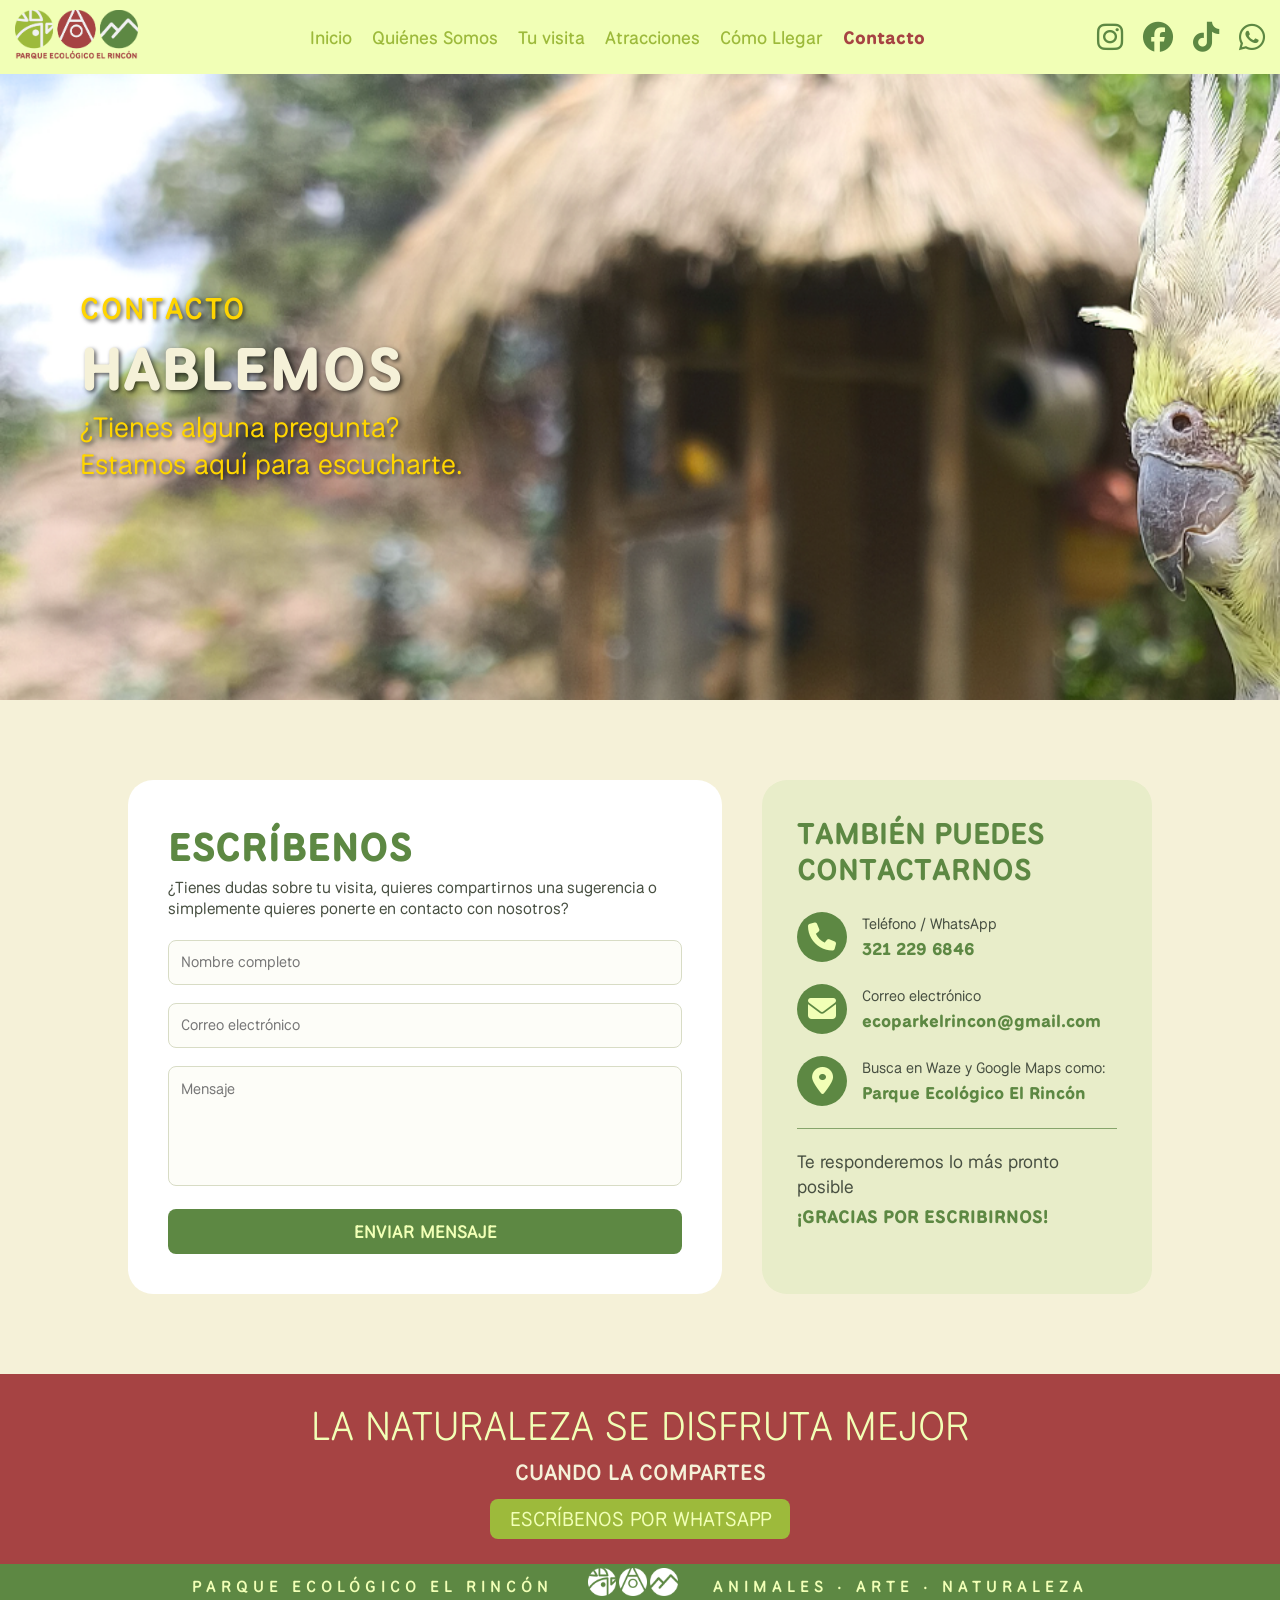
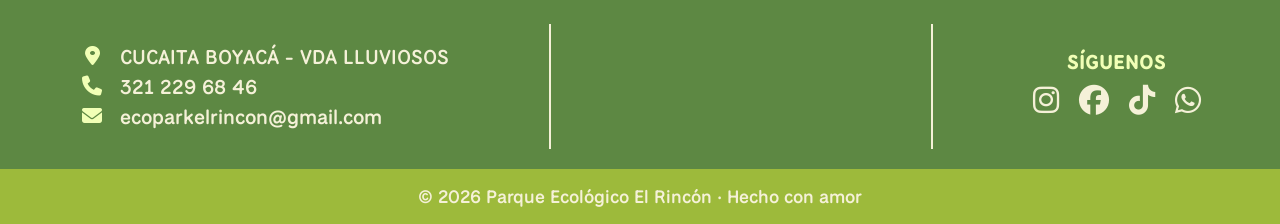
<file: Contacto.html>
<!DOCTYPE html>
<html lang="es">

<head>
    <meta charset="UTF-8">
    <meta name="viewport" content="width=device-width, initial-scale=1.0">

    <title>Contacto | Parque Ecológico El Rincón</title>

    <!-- Font Awesome -->
    <link
        rel="stylesheet"
        href="https://cdnjs.cloudflare.com/ajax/libs/font-awesome/6.7.2/css/all.min.css"
    >

    <!-- Google Fonts -->
    <link rel="preconnect" href="https://fonts.googleapis.com">
    <link rel="preconnect" href="https://fonts.gstatic.com" crossorigin>

    <link
        href="https://fonts.googleapis.com/css2?family=National+Park:wght@200..800&display=swap"
        rel="stylesheet"
    >

    <!-- CSS -->
    <link rel="stylesheet" href="css/Contacto.css">
    <link rel="stylesheet" href="css/CTA.css">
    <link rel="stylesheet" href="css/Header.css">
    <link rel="stylesheet" href="css/Footer.css">
    <link rel="stylesheet" href="css/Menu_Flotante.css">
    <link rel="icon" type="image/png" href="Assets/png/Favicon.png">

<body>
    


    <!-- ==================== HEADER ==================== -->

   <header id="header"></header>


    <!-- ==================== CONTENIDO PRINCIPAL ==================== -->

    <main>

        <!-- ==================== HERO ==================== -->

        <section class="Hero_Contacto">

            <div class="Hero_Contacto_Container">

                <h1>CONTACTO</h1>

                <h2>HABLEMOS</h2>

                <p>¿Tienes alguna pregunta?
                    <br>Estamos aquí para escucharte.</p>

            </div>
        </section>
     <section class="Main_Contacto">

    <div class="Main_Contacto_Container">

        <!-- FORMULARIO -->
        <div class="Contacto_Textos">

            <div class="Contacto_Textos_Intro">
                <h2>ESCRÍBENOS</h2>

                <p>
                    ¿Tienes dudas sobre tu visita, quieres compartirnos
                    una sugerencia o simplemente quieres ponerte en contacto con nosotros?
                </p>
            </div>

            <form action="https://formspree.io/f/mgavwyjy" method="POST">

                <input
                    type="text"
                    id="fname"
                    name="fname"
                    placeholder="Nombre completo"
                >

                <input
                    type="email"
                    id="email"
                    name="email"
                    placeholder="Correo electrónico"
                >

                <textarea
                    id="mensaje"
                    name="mensaje"
                    placeholder="Mensaje"
                ></textarea>

                <button type="submit">
                    ENVIAR MENSAJE
                </button>

            </form>

        </div>


        <!-- INFORMACIÓN DE CONTACTO -->
        <div class="Tambien_Contacto">

            <div class="Tambien_Contacto_Intro">
                <h2>
                    TAMBIÉN PUEDES<br>
                    CONTACTARNOS
                </h2>
            </div>


            <div class="Tambien_Contacto_Info">

                <!-- TELEFONO -->
                <div class="Telefono">

                    <div class="Telefono_Icon">
                        <i class="fa-solid fa-phone"></i>
                    </div>

                    <div class="Telefono_Info">
                        <p>Teléfono / WhatsApp</p>
                        <h2>321 229 6846</h2>
                    </div>

                </div>


                <!-- CORREO -->
                <div class="Telefono">

                    <div class="Telefono_Icon">
                        <i class="fa-solid fa-envelope"></i>
                    </div>

                    <div class="Telefono_Info">
                        <p>Correo electrónico</p>
                        <h2>ecoparkelrincon@gmail.com</h2>
                    </div>

                </div>


                <!-- UBICACIÓN -->
                <div class="Telefono">

                    <div class="Telefono_Icon">
                        <i class="fa-solid fa-location-dot"></i>
                    </div>

                    <div class="Telefono_Info">
                        <p>Busca en Waze y Google Maps como:</p>
                        <h2>Parque Ecológico El Rincón</h2>
                    </div>

                </div>

            </div>


            <hr>

            <div class="Mensaje_Contacto">

                <h2>
                    Te responderemos lo más pronto posible
                    <b>¡GRACIAS POR ESCRIBIRNOS!</b>
                </h2>

            </div>

        </div>

    </div>

</section>

<section id="cta"
    data-titulo="LA NATURALEZA SE DISFRUTA MEJOR"
    data-subtitulo="CUANDO LA COMPARTES"
    data-boton="ESCRÍBENOS POR WHATSAPP"
    data-enlace="https://wa.me/573212296846"
    data-externo="true">
</section>


 
 <footer id="footer"></footer>    
  
   <script src="Java_Script/Header.js"></script>
   <script src="Java_Script/Footer.js"></script>
   <script src="Java_Script/Contacto.js"></script>
   <script src="Java_Script/Cta.js"></script>
   <script src="Java_Script/Menu_Flotante.js"></script>
    

</body>

</html>
</file>
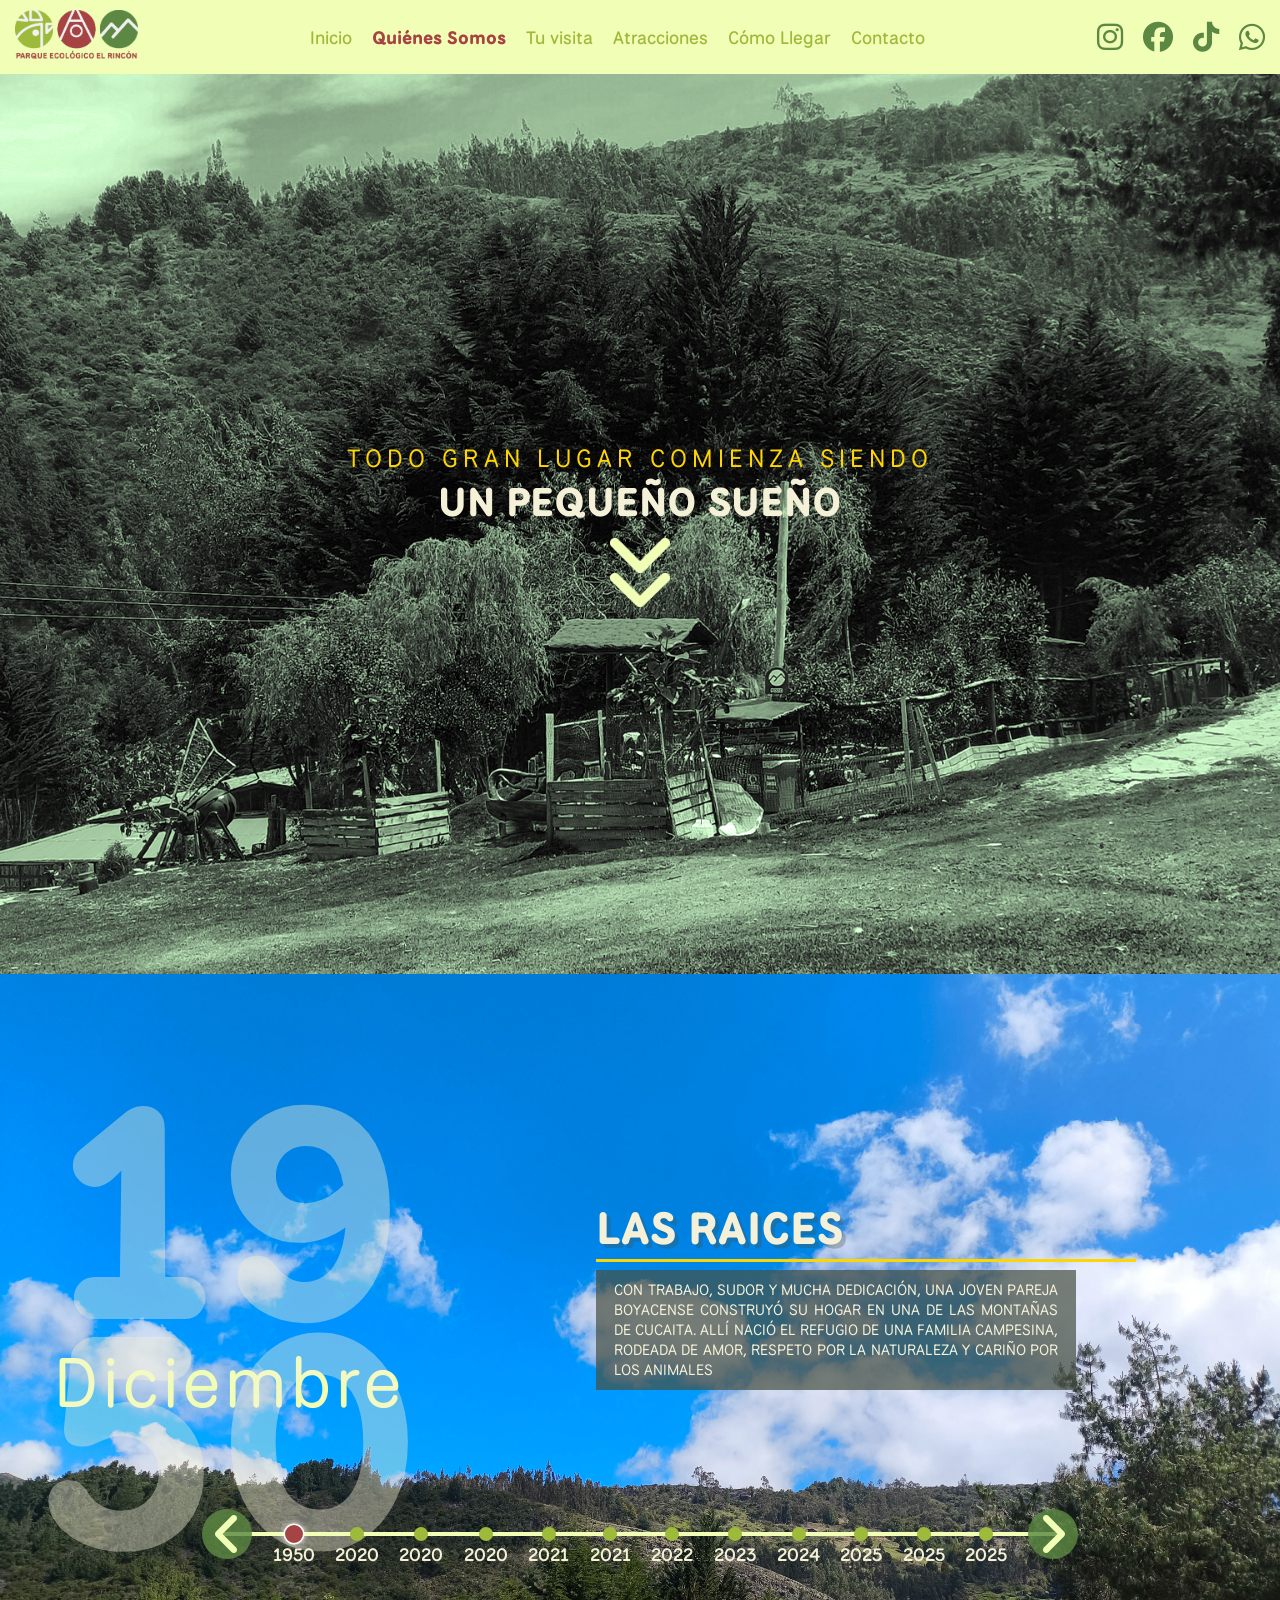
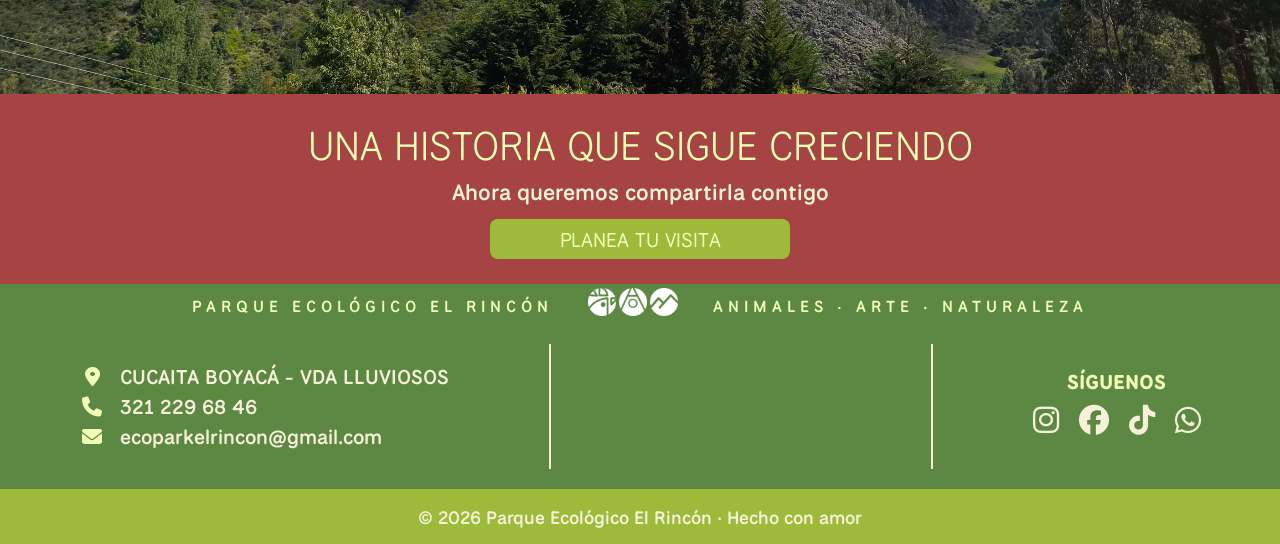
<file: Nuestra_Historia.html>
<!DOCTYPE html>
<html lang="es">
<head>
    <meta charset="UTF-8">
    <meta name="viewport" content="width=device-width, initial-scale=1.0">
    <title>Quiénes Somos | Parque Ecológico El Rincón</title>
    <link rel="stylesheet" href="https://cdnjs.cloudflare.com/ajax/libs/font-awesome/6.7.2/css/all.min.css">
    <link rel="preconnect" href="https://fonts.googleapis.com">
     <link rel="preconnect" href="https://fonts.gstatic.com" crossorigin>
     <link href="https://fonts.googleapis.com/css2?family=National+Park:wght@200..800&display=swap" rel="stylesheet">
     <link rel="stylesheet" href="css/Nuestra_Historia.css"> 
     <link rel="stylesheet" href="css/CTA.css">  
     <link rel="stylesheet" href="css/Header.css"> 
     <link rel="stylesheet" href="css/Footer.css"> 
     <link rel="stylesheet" href="css/Menu_Flotante.css">
     <link rel="icon" type="image/png" href="Assets/png/Favicon.png">
</head>

 

<body>
     <!-- ==================== HEADER ==================== -->

   <header id="header"></header>
    
    <main>
        <section class="Hero_Historia">
            <div class="Hero_Historia_Container">
            <h1>TODO GRAN LUGAR COMIENZA SIENDO</h1>
            <h2>UN PEQUEÑO SUEÑO</h2>
            <img src="Assets/png/FLecha_Historia.png" alt="">
            <img src="Assets/png/FLecha_Historia.png" alt="">
            </div>            
        </section>
        <section class="Time_Line">
            <div class="Time_Line_Container">
                <div class="Time_Line_Container_Fecha">
                <h2 class="Time_Line_Año_1">20</h2>
                <h2 class="Time_Line_Año_2">20</h2>
                <p>Diciembre</p>                
                </div>
                <div class="Time_Line_Container_Textos">
                    <h3></h3>
                    <hr class="Time_Line_Linea"> <!-- hr crea la linea que separa textos -->
                    <p>pararfo</p>
                </div>
                <div class="Time_Line_Nav">                                     
                    <div class="Time_Line_Nav_Año">
                        
                        <i class="fa fa-angle-left" aria-hidden="true"></i>  
                        <div class="Time_Line_Año" data-slide="0">
                            <span class="Time_Line_Punto"></span>
                            <p>1950</p>
                        </div>
                        <div class="Time_Line_Año" data-slide="1">
                            <span class="Time_Line_Punto"></span>
                            <p>2020</p>
                        </div> 
                         <div class="Time_Line_Año" data-slide="2">
                            <span class="Time_Line_Punto"></span>
                            <p>2020</p>
                        </div>   
                         <div class="Time_Line_Año" data-slide="3">
                            <span class="Time_Line_Punto"></span>
                            <p>2020</p>
                        </div>   
                         <div class="Time_Line_Año" data-slide="4">
                            <span class="Time_Line_Punto"></span>
                            <p>2021</p>
                        </div>   
                         <div class="Time_Line_Año" data-slide="5">
                            <span class="Time_Line_Punto"></span>
                            <p>2021</p>
                        </div>   
                         <div class="Time_Line_Año" data-slide="6">
                            <span class="Time_Line_Punto"></span>
                            <p>2022</p>
                        </div>   
                         <div class="Time_Line_Año" data-slide="7">
                            <span class="Time_Line_Punto"></span>
                            <p>2023</p>
                        </div>
                        <div class="Time_Line_Año" data-slide="8">
                            <span class="Time_Line_Punto"></span>
                            <p>2024</p>
                        </div>
                        <div class="Time_Line_Año" data-slide="9">
                            <span class="Time_Line_Punto"></span>
                            <p>2025</p>
                        </div>  
                        <div class="Time_Line_Año" data-slide="10">
                            <span class="Time_Line_Punto"></span>
                            <p>2025</p>
                        </div>
                        <div class="Time_Line_Año" data-slide="11">
                            <span class="Time_Line_Punto"></span>
                            <p>2025</p>
                        </div>  
                        <i class="fa fa-angle-right" aria-hidden="true"></i>    
                        <hr class="Time_Line_Nav_Linea">                 
                          
                    </div>
                    
                    
                </div>
               
                  
            </div>
            <!-- TU TIMELINE PARA CELULAR -->
            <div class="Time_Line_Mobile"></div>
        </section>
        
       <section id="cta"
    data-titulo="UNA HISTORIA QUE SIGUE CRECIENDO"
    data-subtitulo="Ahora queremos compartirla contigo"
    data-boton="PLANEA TU VISITA"
    data-enlace="Tu_Visita.html">
</section>

    </main>
   <footer id="footer"></footer>
      
   <script src="Java_Script/Header.js"></script> 
   <script src="Java_Script/Footer.js"></script>
   <script src="Java_Script/Nuestra_historia_script.js"></script>
   <script src="Java_Script/Menu_Flotante.js"></script>   
   <script src="Java_Script/Cta.js"></script>
  
 
    
</body>
</html>
</file>
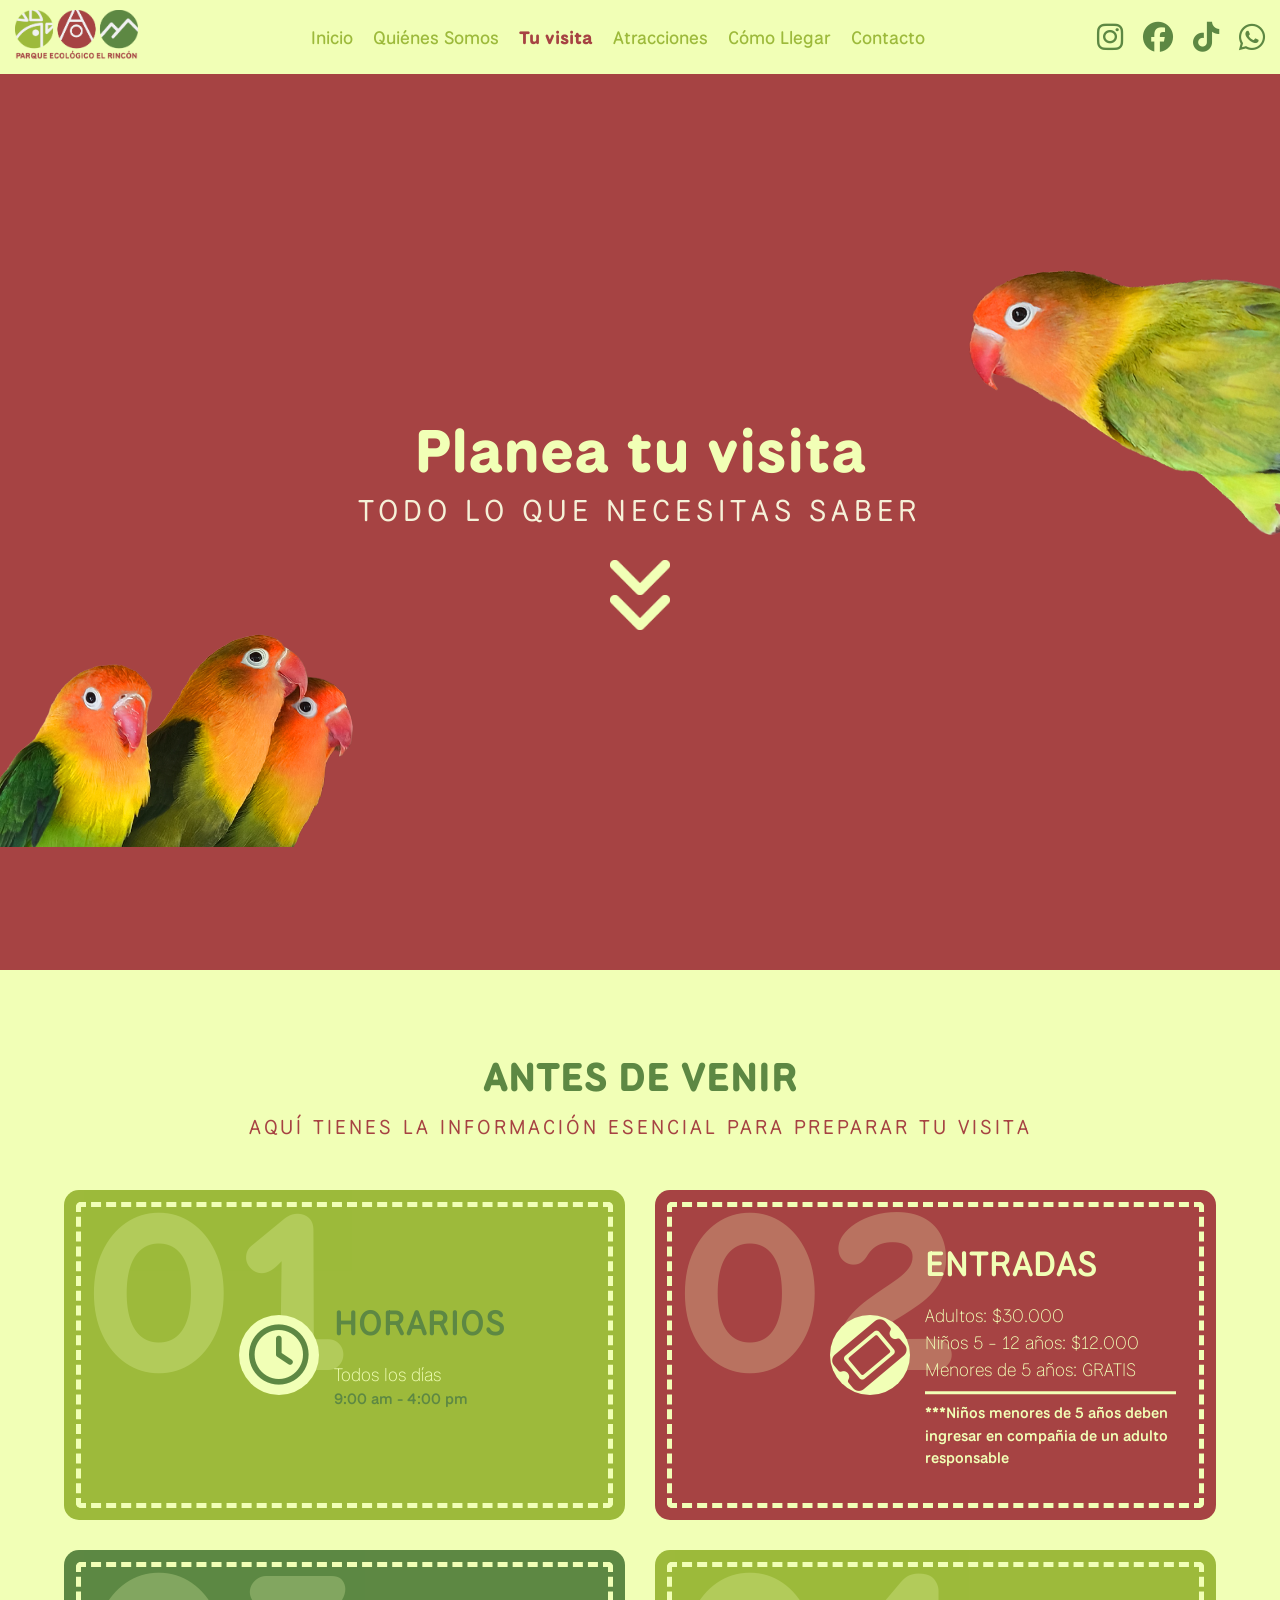
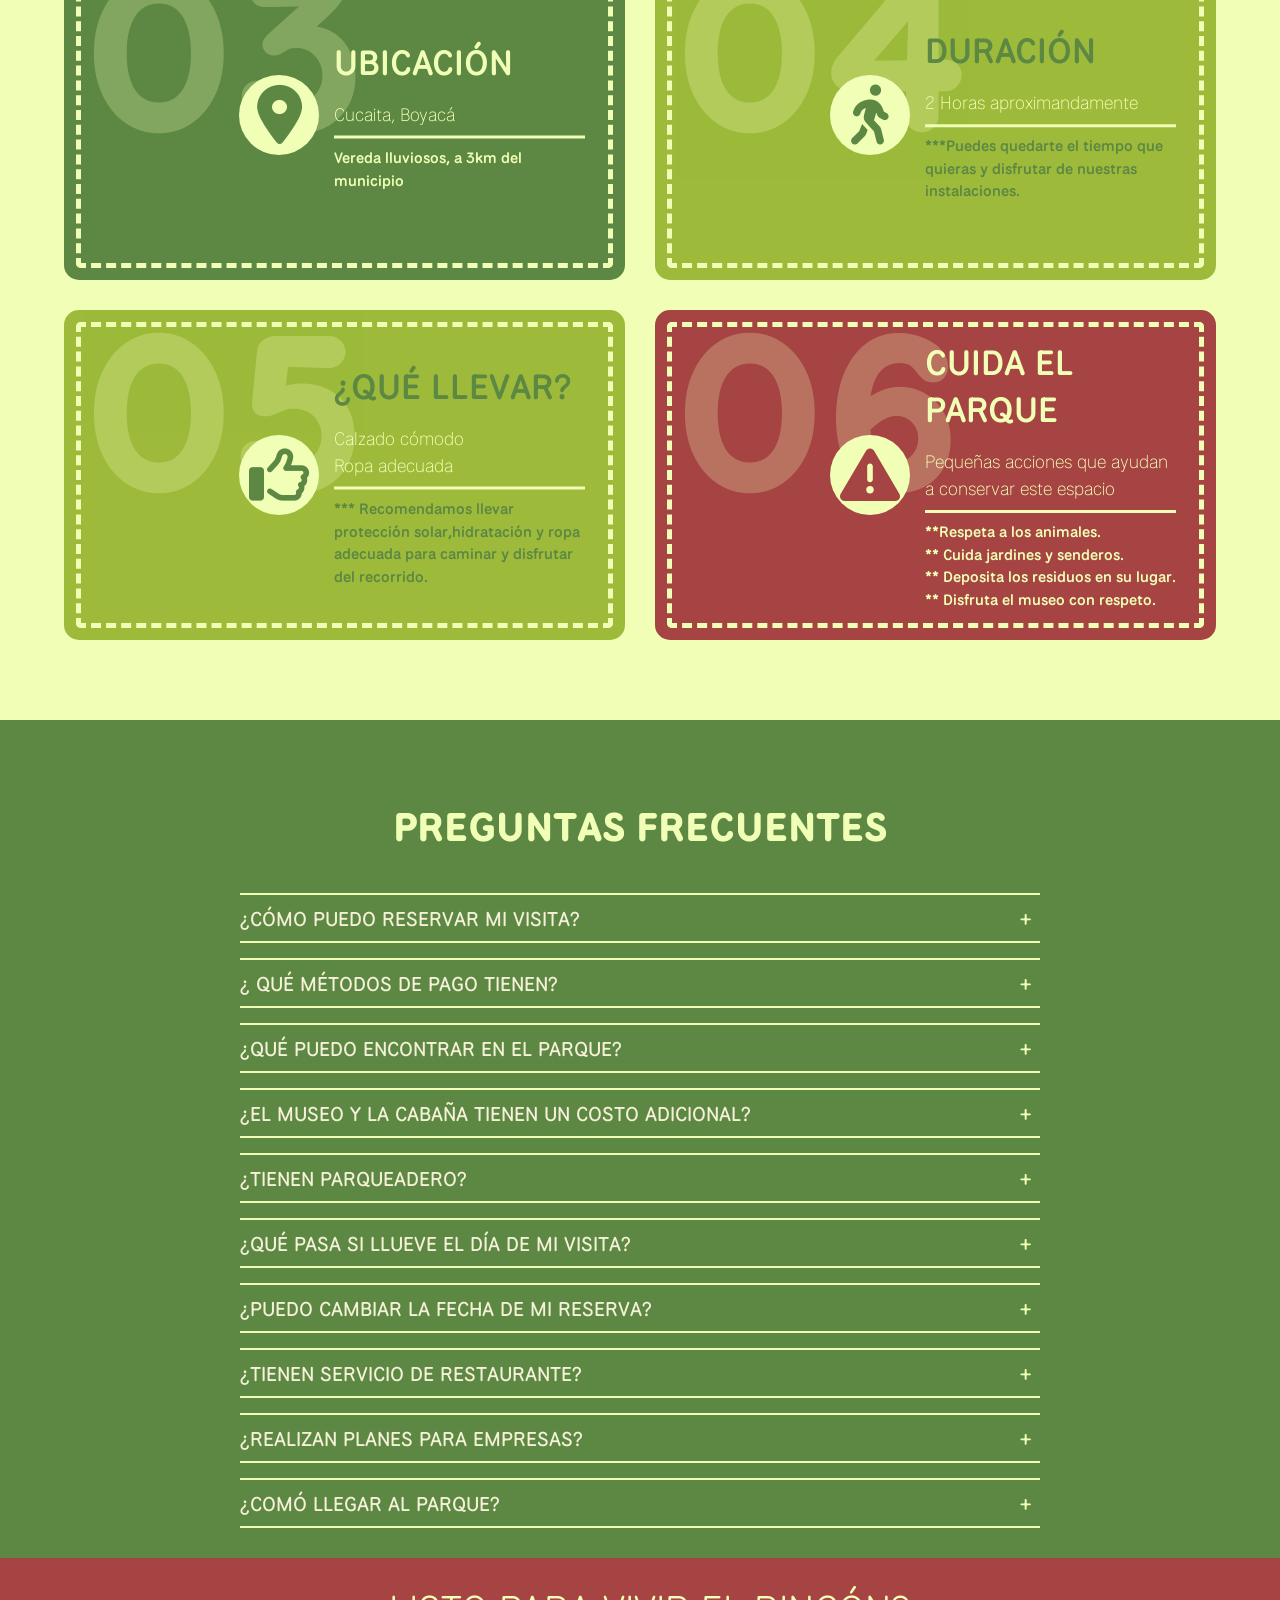
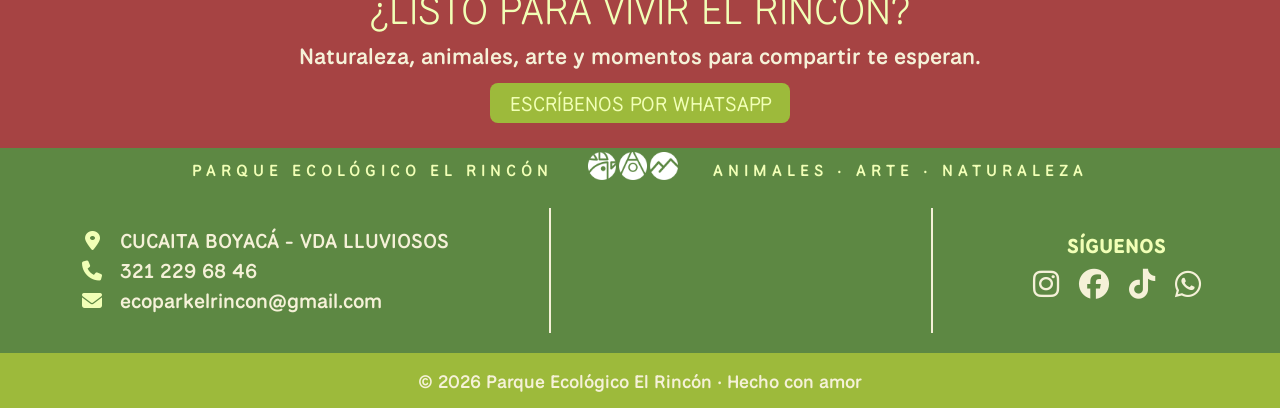
<file: Tu_Visita.html>
<!DOCTYPE html>
<html lang="es">
<head>
    <meta charset="UTF-8">
    <meta name="viewport" content="width=device-width, initial-scale=1.0">
    <title>Tu visita | Parque Ecológico El Rincón</title>
    <link rel="stylesheet" href="https://cdnjs.cloudflare.com/ajax/libs/font-awesome/6.7.2/css/all.min.css">
    <link rel="preconnect" href="https://fonts.googleapis.com">
     <link rel="preconnect" href="https://fonts.gstatic.com" crossorigin>
     <link href="https://fonts.googleapis.com/css2?family=National+Park:wght@200..800&display=swap" rel="stylesheet">
     <link rel="stylesheet" href="css/Tu_visita.css">
     <link rel="stylesheet" href="css/CTA.css">
     <link rel="stylesheet" href="css/Header.css">
     <link rel="stylesheet" href="css/Footer.css"> 
     <link rel="stylesheet" href="css/Menu_Flotante.css">
     <link rel="icon" type="image/png" href="Assets/png/Favicon.png"> 

</head>



<body>
        <!-- ==================== HEADER ==================== -->

   <header id="header"></header>
    
    <main>
        <section class="Hero_Tu_Visita">
            <div class="Tu_Visita_Container">
                <h1>Planea tu visita</h1>
                <P>TODO LO QUE NECESITAS SABER</P>
                 <img class="Flecha_Hero" src="Assets/png/FLecha_Historia.png" alt="">
                 <img class="Flecha_Hero" src="Assets/png/FLecha_Historia.png" alt="">

                <img class="Loro_Derecha" src="Assets/png/Tu_Viaje_Loro_Derecha.png" alt="">
                <img class="Loro_Izquierda" src="Assets/png/Tu_Viaje_Loro_Izquierda.png" alt="">                                 
            </div>  
        </section>
        <section class="Antes_De_Venir">
             <div class="Antes_De_Venir_Container">
                <h2>ANTES DE VENIR</h2>
                <p class="Antes_De_Venir_Subtitulo">
                   AQUÍ TIENES LA INFORMACIÓN ESENCIAL
                   PARA PREPARAR TU VISITA
                </p>
                <div class="Informacion_Visita">
                    <article class="Info_Card Horarios">
                        <div class="Antes_De_Venir_Icon">
                            <i class="fa-regular fa-clock"></i>
                        </div>
                        <span class="Info_Card_Numero">01</span>
                        <div class="Info_Card_Contenido">
                            <h3>HORARIOS</h3>                            
                            <h4>Todos los días</h4>
                            <p>9:00 am - 4:00 pm</p>
                        </div>
                        
                    </article>
                    <article class="Info_Card Entradas">
                        <div class="Antes_De_Venir_Icon">
                            <i class="fa-solid fa-ticket"></i>
                        </div>
                        <span class="Info_Card_Numero">02</span>
                        <div class="Info_Card_Contenido">
                            <h3>ENTRADAS</h3>                            
                            <h4>Adultos: $30.000<br> Niños 5 - 12 años: $12.000 <br>Menores de 5 años: GRATIS</h4>
                            <hr class="Time_Line_Linea">
                            <P>***Niños menores de 5 años deben ingresar en compañia de un adulto responsable</P>
                        </div>
                        
                    </article>
                    <article class="Info_Card Ubicacion">
                        <div class="Antes_De_Venir_Icon">
                            <i class="fa-solid fa-location-dot"></i>
                        </div>
                        <span class="Info_Card_Numero">03</span>
                        <div class="Info_Card_Contenido">
                            <h3>UBICACIÓN</h3>                            
                            <h4>Cucaita, Boyacá</h4>
                            <hr class="Time_Line_Linea">
                            <P>Vereda lluviosos, a 3km del municipio</P>
                        </div>
                        
                    </article>
                    <article class="Info_Card Duracion">
                        <div class="Antes_De_Venir_Icon">
                            <i class="fa-solid fa-person-walking"></i>
                        </div>
                        <span class="Info_Card_Numero">04</span>
                        <div class="Info_Card_Contenido">
                            <h3>DURACIÓN</h3>                            
                            <h4>2 Horas aproximandamente</h4>
                            <hr class="Time_Line_Linea">
                            <P>***Puedes quedarte el tiempo que quieras y disfrutar de nuestras instalaciones.</P>
                        </div>
                        
                    </article>
                     <article class="Info_Card Que Llevar">
                        <div class="Antes_De_Venir_Icon">
                            <i class="fa-regular fa-thumbs-up"></i>
                        </div>
                        <span class="Info_Card_Numero">05</span>
                        <div class="Info_Card_Contenido">
                            <h3>¿QUÉ LLEVAR?</h3>                            
                            <h4> Calzado cómodo<br> Ropa adecuada</h4>
                            <hr class="Time_Line_Linea">
                            <P>*** Recomendamos llevar protección solar,hidratación y ropa adecuada para caminar y disfrutar del recorrido.</P>
                        </div>
                       
                    </article>
                    <article class="Info_Card Convi">
                        <div class="Antes_De_Venir_Icon">
                            <i class="fa-solid fa-triangle-exclamation"></i>
                        </div>
                        <span class="Info_Card_Numero">06</span>
                        <div class="Info_Card_Contenido">
                            <h3>CUIDA EL PARQUE</h3>                            
                            <h4>Pequeñas acciones que ayudan a conservar este espacio</h4>
                            <hr class="Time_Line_Linea">
                            <P>**Respeta a los animales.<br>** Cuida jardines y senderos.<br>** Deposita los residuos en su lugar.<br>** Disfruta el museo con respeto.

                        </div>
                      
                    </article>        
                    
                </div>
            </div>
        </section>
         <section class="Preguntas_Frecuentes">
                    <div class="Preguntas_Frecuentes_Container">
                            <div class="Preguntas_Frecuentes_Container_Textos">
                                <h2>PREGUNTAS FRECUENTES</h2>                                
                            </div>
                            <div class="Preguntas_Frecuentes_Container_Pregunta">
                                <div class="Pregunta_Titulo">
                                    <h2>¿CÓMO PUEDO RESERVAR MI VISITA?</h2>
                                    <button class="Pregunta_Boton">+</button>
                                </div>
                                 <div class="Pregunta_Respuesta">
                                <p>Puedes reservar a través de nuestro <b>WhatsApp</b> 321 229 6846.</p>
                                </div>
                                
                            </div>
                             <div class="Preguntas_Frecuentes_Container_Pregunta">
                                <div class="Pregunta_Titulo">
                                    <h2>¿ QUÉ MÉTODOS DE PAGO TIENEN?</h2>
                                    <button class="Pregunta_Boton">+</button>
                                </div>
                                 <div class="Pregunta_Respuesta">
                                <p><b>Transferencia Bancaria: Cuenta de ahorros Davivienda.</b> <br>
                                    Numero: 108900726051 NIT: 901848513-5 Parque Ecológico El Rincón<br> 
                                    <b>Transfiya / Llave:</b> @9018485135 Parque Ecológico El Rincón <br>
                                    <b>Pago Presencial:</b> Directamente en efectivo en la taquilla del parque.</p>
                                </div>
                            </div> 
                                <div class="Preguntas_Frecuentes_Container_Pregunta">
                                <div class="Pregunta_Titulo">
                                    <h2>¿QUÉ PUEDO ENCONTRAR EN EL PARQUE?</h2>
                                    <button class="Pregunta_Boton">+</button>
                                </div>
                                 <div class="Pregunta_Respuesta">
                                <p> <b>En El Rincón podrás conocer diferentes animales,</b> entre ellos gallinas de exhibición, pavos reales, faisanes y marranitos. También podrás recorrer nuestra cabaña y disfrutar de un espectacular museo, además de nuestros espacios naturales.</p>
                                </div>
                                
                                
                            </div>
                            <div class="Preguntas_Frecuentes_Container_Pregunta">
                                <div class="Pregunta_Titulo">
                                    <h2>¿EL MUSEO Y LA CABAÑA TIENEN UN COSTO ADICIONAL?</h2>
                                    <button class="Pregunta_Boton">+</button>
                                </div>
                                 <div class="Pregunta_Respuesta">
                                <p> <b>No.</b> El acceso al museo y la cabaña está incluido en el valor de la entrada al parque.</p>
                                </div>
                                
                                
                            </div> 
                               <div class="Preguntas_Frecuentes_Container_Pregunta">
                                <div class="Pregunta_Titulo">
                                    <h2>¿TIENEN PARQUEADERO?</h2>
                                    <button class="Pregunta_Boton">+</button>
                                </div>
                                 <div class="Pregunta_Respuesta">
                                <p><b>¡Claro!</b> Contamos con parqueadero para nuestros visitantes, <b>disponible durante el tiempo que permanezcas en el parque.</b></p>
                                </div>
                                
                                
                            </div> 
                        
                            <div class="Preguntas_Frecuentes_Container_Pregunta">
                                <div class="Pregunta_Titulo">
                                    <h2>¿QUÉ PASA SI LLUEVE EL DÍA DE MI VISITA?</h2>
                                    <button class="Pregunta_Boton">+</button>
                                </div>
                                 <div class="Pregunta_Respuesta">
                                <p>Estamos en el corazón de la montaña y la lluvia es parte de nuestra naturaleza. <b>Nuestras actividades no se suspenden por lluvia leve.</b>
                                <br>Te recomendamos traer ropa cómoda y una chaqueta impermeable. <b>Solo realizamos reembolsos si el parque determina que existe un riesgo de seguridad.</b></p>
                                </div>
                                
                                
                            </div>  
                            <div class="Preguntas_Frecuentes_Container_Pregunta">
                                <div class="Pregunta_Titulo">
                                    <h2>¿PUEDO CAMBIAR LA FECHA DE MI RESERVA?</h2>
                                    <button class="Pregunta_Boton">+</button>
                                </div>
                                 <div class="Pregunta_Respuesta">
                                <p><b>¡Claro que sí!</b>
                                    <br> Siempre que nos avises con más de <b>24 horas de anticipación,</b> podrás solicitar la reprogramación, sujeta a disponibilidad.
                                    <br> <b>Si la cancelación ocurre con menos de 24 horas, no aplica devolución ni cambio de fecha.</b></p>
                                </div>
                                
                                
                            </div>
                             <div class="Preguntas_Frecuentes_Container_Pregunta">
                                <div class="Pregunta_Titulo">
                                    <h2>¿TIENEN SERVICIO DE RESTAURANTE?</h2>
                                    <button class="Pregunta_Boton">+</button>
                                </div>
                                 <div class="Pregunta_Respuesta">
                                <p>No contamos con restaurante,
                                <br> <b>Pero ¡sí! Contamos con una cafetería</b> para disfrutar un café en la montaña y una tienda de recuerdos.</p>
                                </div>
                                
                                
                            </div> 
                            <div class="Preguntas_Frecuentes_Container_Pregunta">
                                <div class="Pregunta_Titulo">
                                    <h2>¿REALIZAN PLANES PARA EMPRESAS?</h2>
                                    <button class="Pregunta_Boton">+</button>
                                </div>
                                 <div class="Pregunta_Respuesta">
                                <p> <b>¡Claro!</b> Contamos con opciones para grupos y empresas. Comunícate con nosotros a través de nuestro <b>WhatsApp 321 229 6846</b> para conocer las alternativas disponibles.</p>
                                </div>
                                
                                
                            </div>  
                            <div class="Preguntas_Frecuentes_Container_Pregunta">
                                <div class="Pregunta_Titulo">
                                    <h2>¿COMÓ LLEGAR AL PARQUE?</h2>
                                    <button class="Pregunta_Boton">+</button>
                                </div>
                                 <div class="Pregunta_Respuesta">
                                <p> <b>Desde Tunja</b> toma la carretera pavimentada hacia <b>Villa de Leyva</b> hasta llegar al <b> municipio de Cucaita.</b>
                                    <br>Una vez en el casco urbano de Cucaita, <b>toma la vía hacia la Vereda Pijaos</b>
                                    <br> <b>y continúa aproximadamente 3 km</b> hasta encontrar la entrada principal del parque.
                                    <br>También puedes encontrarnos en <b>Waze y Google Maps como Parque Ecológico El Rincón.</b></p>
                                </div>
                                
                                
                            </div>                                
                            
                    </div>
         </section>
         <section id="cta"
         data-titulo="¿LISTO PARA VIVIR EL RINCÓN?"
         data-subtitulo="Naturaleza, animales, arte y momentos para compartir te esperan."
         data-boton="ESCRÍBENOS POR WHATSAPP"
         data-enlace="https://wa.me/573212296846"
         data-externo="true">
</section>

     

    </main>
    <footer id="footer"></footer>  
    <script src="Java_Script/Header.js"></script>
    <script src="Java_Script/Footer.js"></script>
    <script src="Java_Script/Tu_visita.js"></script>
    <script src="Java_Script/Menu_Flotante.js"></script>
    <script src="Java_Script/Cta.js"></script>
    
</body>
</html>
</file>
<file: css/style.css>
*{
    margin: 0;
    padding: 0;
    box-sizing: border-box;
}
html,
body{
    width: 100%;
    overflow-x: hidden;
}
body{
    font-family: Arial, Helvetica, sans-serif; 
}
.hero{
    position: relative;
    height: calc(100vh - 85px);
    margin-top: 65px;
    overflow: hidden;
    display: flex;
    align-items: center;
    justify-content: center;
}
.Hero_Video{
    position: absolute;
    top: 0;
    left: 0;
    width: 100%;
    height: 100%;
    object-fit: cover;
    object-position: bottom;
}
.Hero_Container{ 
    position: relative;    
    z-index: 1;
    display: flex;  
    align-items: center; 
    gap: 25px;
    transform: translateY(180px);    
    
}
.Logo_Hero img{
    height: 80px;
    width: auto;  
}
.Linea_Hero{
    width: 2px;
    height: 100px;
    background-color: #f1ffb6;
    
}
.Textos_Hero{
    text-align: center;
}
.Textos_Hero h1{
    color: #a64343;
    font-family: "National Park";
    font-size: 40px;
    font-weight: 800;
    margin: 0;
    text-shadow: 2px 2px 8px rgb(0, 0, 0.9);
    text-transform: uppercase;
   
    }
.Textos_Hero p{
    color:#f1ffb6;
    font-family: "National Park";
    font-size: 25px;
    font-weight: 400;
    margin: 0;
    letter-spacing: 5px;    
 }
 .Introduccion {
    width: 100%;
    background-color: #9dba3b;
    
}

.Introduccion_Container {
    width: 100%;
    height: 250px;
    display: flex;
    gap: 60px;
   
}

.Introduccion_Imagen {
    width: 45%;
    height: 100%; 
}

.Introduccion_Imagen img {
    width: 100%;
    height: 100%;
    object-fit: cover;
    display: block;
     clip-path: ellipse(75% 100% at 75% 50%);
}

.Introduccion_textos { 
    width: 55%;   
    display: flex;
    justify-content: center;
    align-items: center;
}

.Introduccion_contenido {
    width: 60%;  
    align-items: center;  
}

.Introduccion_textos h2 {
    font-family: "National Park";   
    font-size:38px;
    font-weight: 300;
    line-height: 1.15;
    color: #f5f1d8; 
    text-align: center;
  
}
.Unicos{
    width:100%;
    background-color:#f5f1d8;
    padding:80px 70px 90px;
}


/* ENCABEZADO */

.Unicos_Encabezado{
    width:100%;
    text-align:center;
    margin-bottom:60px;
}

.Unicos_Encabezado > p{
    color:#5d8843;
    font-family:"National Park";
    font-size:24px;
    font-weight:400;
    letter-spacing:7px;
    margin:0;
}

.Unicos_Encabezado h2{
    color:#5d8843;
    font-family:"National Park";
    font-size:85px;
    font-weight:800;
    line-height:.9;
    margin:10px 0 20px;
}

.Unicos_Descripcion{
    width:600px;
    max-width:100%;
    margin:0 auto;
}

.Unicos_Descripcion p{
    color:#474f41;
    font-family:"National Park";
    font-size:21px;
    font-weight:400;
    line-height:1.3;
    margin:0;
}


/* EXPERIENCIAS */

.Unicos_Experiencias{
    width:100%;
    max-width:1400px;
    margin:0 auto;
    display:grid;
    grid-template-columns:repeat(4, 1fr);
    gap:55px;
}


/* TARJETA */

.Experiencia{
    text-decoration:none;
    color:inherit;
    display:flex;
    flex-direction:column;
}


/* IMAGEN */

.Experiencia_Imagen{
    width:100%;
    height:250px;
    overflow:hidden;
    border-radius:45% 55% 48% 52% / 42% 45% 55% 58%;
    background-color:#9dba3b;
    margin-bottom:25px;
    transition:transform .4s ease;
}

.Experiencia_Imagen img{
    width:100%;
    height:100%;
    object-fit:cover;
    display:block;
    transition:transform .5s ease;
}


/* CONTENIDO */

.Experiencia_Contenido{
    padding:0 5px;
}

.Experiencia_Contenido span{
    color:#a64343;
    font-family:"National Park";
    font-size:42px;
    font-weight:800;
    line-height:1;
}

.Experiencia_Contenido h3{
    color:#5d8843;
    font-family:"National Park";
    font-size:27px;
    font-weight:800;
    margin:8px 0 10px;
}

.Experiencia_Contenido > p{
    color:#474f41;
    font-family:"National Park";
    font-size:18px;
    font-weight:400;
    line-height:1.3;
    margin:0;
    min-height:70px;
}


/* CONOCE MÁS */

.Experiencia_Link{
    display:flex;
    align-items:center;
    gap:15px;
    margin-top:20px;
}

.Experiencia_Link p{
    color:#5d8843;
    font-family:"National Park";
    font-size:18px;
    font-weight:600;
    margin:0;
}

.Experiencia_Link i{
    width:34px;
    height:34px;
    border:1.5px solid #5d8843;
    border-radius:50%;
    display:flex;
    align-items:center;
    justify-content:center;
    color:#5d8843;
    font-size:14px;
    transition:all .3s ease;
}


/* HOVER */

.Experiencia:hover .Experiencia_Imagen{
    transform:translateY(-6px);
}

.Experiencia:hover .Experiencia_Imagen img{
    transform:scale(1.05);
    
}

.Experiencia:hover .Experiencia_Link i{
    background-color:#ffd500;
    border-color:#ffd500;
    transform:translateX(5px);
}
 

/* =========================
   Empieza vercion celular
========================= */

@media (max-width: 768px) {


/* =========================
   INICIO/HERO
========================= */
.hero {
    height: 50vh;
    margin-top: 75px;
}
 .Hero_Video {
    object-position: center;
}
.Hero_Container {
    display: flex;
    flex-direction: column;
    width: 90%;
    transform: translateY(-70px);
    gap: 4px;
    
    
}
.Logo_Hero img{
    height: 40px;
    width: auto;
      
}
.Linea_Hero {
    width: 300px;
    height: 2px;
    background-color: #f1ffb6;
    
}
.Textos_Hero{
    
    justify-content: center;
    align-items: center;
    
}
.Textos_Hero h1{
    color: #a64343;
    font-family: "National Park";
    font-size: 24px;
    font-weight: 800;  
    text-shadow: 2px 2px 6px rgb(0, 0, 0.9);
    text-transform: uppercase;
   
    }
.Textos_Hero p{
    color:#f1ffb6;
    font-family: "National Park";
    font-size: 20px;
    font-weight: 400;
    text-shadow: 2px 2px 6px rgb(0, 0, 0.9);
 }
 /* =========================
   FIN/HERO
========================= */
 /* =========================
   INICIA/INTRO
========================= */
 .Introduccion {
        height: 30vh;
        padding-left: 0;
        overflow: hidden;
    }

.Introduccion_Container {
        height: 100%;
        display: flex;
        flex-direction: row;
        gap: 0;
    }

.Introduccion_textos {
        width: 40%;
        display: flex;
        align-items: center;
        justify-content: center;
    }

.Introduccion_contenido {
        width: 100%;
        padding: 0 10px;
        box-sizing: border-box;
    }

.Introduccion_textos h2 {
    font-family: "National Park";
    font-size: 16px;
    font-weight: 500;
     margin: 0;
    }

.Introduccion_Imagen {
    width: 60%;
    height: 100%;
    }

.Introduccion_Imagen img {
    width: 100%;
    height: 100%;
    object-fit: cover;
    clip-path: ellipse(75% 100% at 75% 50%);
}
 /* =========================
   FIN/INTRO
========================= */



/* =========================
LO QUE NOS VUELVE ÚNICOS /INICIO
========================= */
.Unicos{
    padding: 55px 20px 30px;
}
.Unicos_Experiencias {
    width: 100%;    
    margin: 0 auto;
    display: flex;
    flex-direction: column;
    gap: 10px;
    
}
/* TARJETA */

.Experiencia {
    width: 100%;
     
}


/* IMAGEN */

.Experiencia_Imagen {
    width: 100vw;
    height: 115px;
    margin-left: calc(50% - 50vw);   
    border-radius: 0;
   object-position: center 0%;
    
}
.Experiencia_Imagen img {
    object-position: center 30%;
}


/* CONTENIDO */

.Experiencia_Contenido {
    width: 100%;
    padding: 0;
    border-bottom: 2px solid #9dba3b;
    
    
    
}

.Experiencia_Contenido span {
    font-size: 40px;
    line-height: 1;
}

.Experiencia_Contenido h3 {
    font-size: 28px;
    line-height: 1.1;
    margin: 7px 0 10px;
}

.Experiencia_Contenido > p {
    font-size: 18px;
    line-height: 1.35;
    min-height: 0;
    margin: 0;
}


/* CONOCE MÁS */

.Experiencia_Link {
    display: flex;
    align-items: center;
    justify-content: flex-end; 
    padding: 25px 0 25px;  
    
  
     
}

.Experiencia_Link p {
    font-size: 15px;
}

.Experiencia_Link i {
    width: 30px;
    height: 30px;
    font-size: 12px;
}


/* =========================
LO QUE NOS VUELVE ÚNICOS /FIN
========================= */


 
}/* =========================
   termina  version celular
========================= */

/* =========================
   INICIA  version TABLET
========================= */

@media (min-width: 769px) and (max-width: 1024px) {
    .hero {
        height: 50vh;
        margin-top: 80px;
    }

    .Hero_Container {
        gap: 20px;
        transform: translateY(150px);
    }

    .Logo_Hero img {
        height: 70px;
    }

    .Linea_Hero {
        width: 2px;
        height: 90px;
    }

    .Textos_Hero h1 {
        font-size: 32px;
    }

    .Textos_Hero p {
        font-size: 21px;
        letter-spacing: 4px;
    }

    .Introduccion_Container {
        height: 280px;
        gap: 40px;
    }

    .Introduccion_Imagen {
        width: 45%;
    }

    .Introduccion_textos {
        width: 55%;
    }

    .Introduccion_contenido {
        width: 75%;
    }

    .Introduccion_textos h2 {
        font-size: 32px;
    }


    .Unicos {
        padding: 60px 50px 70px;
    }

    .Unicos_Encabezado {
        margin-bottom: 45px;
    }

    .Unicos_Encabezado > p {
        font-size: 20px;
        letter-spacing: 5px;
    }

    .Unicos_Encabezado h2 {
        font-size: 65px;
        margin: 8px 0 18px;
    }

    .Unicos_Descripcion {
        width: 550px;
    }

    .Unicos_Descripcion p {
        font-size: 19px;
    }

    .Unicos_Experiencias {
        grid-template-columns: repeat(2, 1fr);
        gap: 45px 35px;
    }

    .Experiencia_Imagen {
        height: 230px;
        margin-bottom: 20px;
    }

    .Experiencia_Contenido span {
        font-size: 36px;
    }

    .Experiencia_Contenido h3 {
        font-size: 25px;
    }

    .Experiencia_Contenido > p {
        font-size: 17px;
        min-height: 65px;
    }

    .Experiencia_Link {
        margin-top: 15px;
    }

    .Experiencia_Link p {
        font-size: 17px;
    }
}
</file>
<file: css/CTA.css>
/* ========================================
   CTA
======================================== */

.CTA_Section {
    width: 100%;
    height: 190px;
    background-color: #a64343;
}

.CTA_Container {
    width: 100%;
    height: 100%;
    display: flex;
    flex-direction: column;
    justify-content: center;
    text-align: center;
    align-items: center;
}

.CTA_Titulo {
    font-family: "National Park";
    font-size: 40px;
    font-weight: 300;
    color: #f1ffb6;
    margin: 0 0 5px;
}

.CTA_Texto {
    font-family: "National Park";
    font-size: 22px;
    font-weight: 600;
    color: #f5f1d8;
    margin: 0 0 12px;
}

.CTA_Boton {
    width: 300px;
    height: 40px;
    display: flex;
    align-items: center;
    justify-content: center;
    font-family: "National Park";
    font-size: 20px;
    font-weight: 400;
    color: #f1ffb6;
    background-color: #9dba3b;
    border-radius: 8px;
    text-decoration: none;
    transition: .3s ease;
}

.CTA_Boton:hover {
    transform: scale(1.1);
    font-family: "National Park";
    font-size: 20px;
    font-weight: 800;
    color: #5d8843;
    background-color: #ffd500;
}


/* ========================================
   CTA - CELULAR
======================================== */

@media (max-width: 768px) {

    .CTA_Section {
        width: 100%;
        height: 180px;
    }

    .CTA_Container {
        width: 100%;
        height: 100%;
        padding: 0 20px;
    }

    .CTA_Titulo {
        font-size: 27px;
        line-height: 1;
        margin: 0 0 8px;
    }

    .CTA_Texto {
        font-size: 15px;
        line-height: 1.2;
        margin: 0 0 15px;
    }

    .CTA_Boton {
        width: 80%;
        max-width: 300px;
        height: 40px;
        font-size: 17px;
        border-radius: 7px;
    }

}

/* ========================================
   CTA - TABLET
======================================== */

@media (min-width: 769px) and (max-width: 1024px) {

    .CTA_Section {
        height: 180px;
    }

    .CTA_Container {
        padding: 0 30px;
    }

    .CTA_Titulo {
        font-size: 34px;
        margin: 0 0 7px;
    }

    .CTA_Texto {
        font-size: 22px;
        margin: 0 0 14px;
    }

    .CTA_Boton {
        width: 280px;
        height: 40px;
        font-size: 18px;
        border-radius: 7px;
    }

    .CTA_Boton:hover {
        font-size: 18px;
    }
}
</file>
<file: css/Header.css>
/* ========================================
   INICIO HEADER - ESCRITORIO
======================================== */
header{
    position: fixed;
    top: 0;
    left: 0;
    width: 100%;
    max-width: 100%;
    z-index: 1000;
  
}
.Header_Container{
    width: 100%;
    max-width: 100%;
    background-color: #f1ffb6;
    display: flex;
    align-items: center;
    justify-content: space-between;
    padding: 10px 10px; 

}
.Menu_Hamburguesa {
    display: none;
}
.Logo_Header img{
    height: 50px;
    width: auto;
    padding-left: 5px;  
}

.menu ul{     
    display: flex;
    list-style: none;  
    gap: 20px;
    text-decoration: none;      
    
}
.menu a{
    font-family: "National Park";
    color: #9dba3b;
    font-weight: 500;
    font-size: 18px;
    text-decoration: none;  
  
}
.menu a:hover{
    font-weight: 800;
    color: #a64343;
}
.menu a.pagina-activa{
    font-weight: 800;
    color: #a64343;
}
.Social_Media{
    display: flex;
    gap:20px;
    padding-right: 5px;
}
.Social_Media i{
    font-size: 30px;
    color: #5d8843;
    transition: transform 0.3s ease, filter 0.3s ease;   
   
}
.Social_Media i:hover{
    transform: scale(1.15);
    color: #474f41;

}
/* ========================================
   FIN HEADER - ESCRITORIO
======================================== */
@media (max-width: 768px) {
/* =========================
   inicio HEADER - CELULAR
========================= */

.Header_Container {
    position: relative;
    justify-content: center;
    padding: 10px 15px;
}

    .Logo_Header img {
        height: 55px;        
        padding-left: 0;
    }

    /* BOTÓN HAMBURGUESA */

  .Menu_Hamburguesa {
    display: flex;
    align-items: center;
    justify-content: center;
    position: absolute;
    right: 15px;
    top: 50%;
    transform: translateY(-50%);
    width: 40px;
    height: 40px;
    padding: 0;
    border: none;
    background: none;
    color: #5d8843;
    font-size: 26px;
    cursor: pointer;
}

    /* MENÚ MÓVIL */

    .menu ul {
        display: none;
        position: fixed;
        top: 75px;
        left: 0;
        width: 100%;
        height: calc(100vh - 75px);
        padding: 40px 30px;
        flex-direction: column;
        justify-content: center;
        align-items: center;
        gap: 5px;
        background-color: rgb(241, 255, 182, 90%);
        overflow-y: auto;
    }

    .menu ul.menu-abierto {
        display: flex;
    }

    /* ENLACES */

    .menu li {
        list-style: none;
        border-top: 2px solid #9dba3b;
        border-bottom: 2px solid #9dba3b;
        width: 80%;
    }

    .menu a {
        display: block;
        font-size: 25px;
        font-weight: 200;
        text-align: center;
        color: #5d8843;
        text-decoration: none;
         
    }

    .menu a:hover{
        font-size: 18px;
        font-weight: 800;
        text-align: center;
        color: #a64343;

    }
    .menu a.pagina-activa {      
        font-weight: 800;
    }

    /* CONTACTO NO APARECE EN EL MENÚ MÓVIL */

    .Contacto_Menu {
        display: none;
    }

    /* REDES DEL HEADER */

    .Social_Media {
        display: none;
    }

/* =========================
   FIN/HEADER CELULAR
========================= */
}
/* =========================
  INICIO/HEADER Tablet
========================= */

@media (min-width: 769px) and (max-width: 1024px) {

    .Header_Container {
        position: relative;
        justify-content: center;
        padding: 10px 15px;
    }

    .Logo_Header img {
        height: 80px;
        padding-left: 0;
    }

    /* BOTÓN HAMBURGUESA */

    .Menu_Hamburguesa {
        display: flex;
        align-items: center;
        justify-content: center;
        position: absolute;
        right: 20px;
        top: 50%;
        transform: translateY(-50%);
        width: 45px;
        height: 45px;
        padding: 0;
        border: none;
        background: none;
        color: #5d8843;
        font-size: 28px;
        cursor: pointer;
    }

    /* MENÚ TABLET */

    .menu ul {
        display: none;
        position: fixed;
        top: 80px;
        left: 0;
        width: 100%;
        height: calc(100vh - 80px);
        padding: 40px 30px;
        flex-direction: column;
        justify-content: center;
        align-items: center;
        gap: 5px;
        background-color: rgb(241, 255, 182, 90%);
        overflow-y: auto;
    }

    .menu ul.menu-abierto {
        display: flex;
    }

    .menu li {
        list-style: none;
        border-top: 2px solid #9dba3b;
        border-bottom: 2px solid #9dba3b;
        width: 65%;
    }

    .menu a {
        display: block;
        font-size: 28px;
        font-weight: 200;
        text-align: center;
        color: #5d8843;
        text-decoration: none;
    }

    .menu a:hover {
        font-size: 28px;
        font-weight: 800;
        text-align: center;
        color: #a64343;
    }

    .menu a.pagina-activa {
        font-weight: 800;
    }

    .Contacto_Menu {
        display: none;
    }

    .Social_Media {
        display: none;
    }
}
</file>
<file: css/Footer.css>
/* ========================================
   INICIO footer - ESCRITORIO
======================================== */

.Footer_Logo{
    height: 40px;
    background-color: #5d8843;
    display: flex;
    justify-content: center;
    align-items: center;
    gap: 35px;
}

.Footer_Logo img{
    height: 28px;
    width: auto;
}

.Footer_Logo h2{
    color: #f1ffb6;
   font-family: "National Park";
    font-size: 16px;
    font-weight: 600;
    margin: 5px 0 0 0;
    letter-spacing: 5px;
}

.Footer_Logo p{
    color: #f1ffb6;
    font-family: "National Park";
    font-size: 16px;
    font-weight: 600;
    margin: 5px 0 0 0;
    letter-spacing: 5px;
}
.Footer_Info{
    height: 165px;
    background-color: #5d8843;
    display: flex;    
    justify-content: center;
    gap: 100px;
    padding-top: 20px;
    padding-bottom: 20px;
  
}
.Footer_Info_Data{
    height: 100%;
    display: flex;
    flex-direction: column;   
    justify-content: center;
    gap: 3px;
}
.Footer_Info_Data a{
    text-decoration: none;
}
.Footer_Info_Contacto{
    height: 100%;
    display: flex;
    flex-direction: column;
    gap: 12px;
}
.Contacto_Item{
    display: flex;
    align-items: center;
    gap: 15px;
}
.Contacto_Item i{
    font-size: 20px;
    color: #f1ffb6;
    width: 25px;
    text-align: center;
}

.Contacto_Item p{
    color: #f5f1d8;
    font-family: "National Park";
    font-size: 20px;
    font-weight: 600;
    margin: 0;
}

.Footer_Maps{
    height:100%;
    width: auto;
    padding-left: 40px;
    padding-right: 40px;
    border-left: 2px solid rgba(245, 241, 216, 100);
    border-right: 2px solid rgba(245, 241, 216, 100);    
     
}
.Footer_Maps iframe{
    width: 100%;
    height: 100%;
    border: 0;
    display: block;
}

.Footer_Media{
    display: flex;
    flex-direction: column;   
    height: 100%;
    align-items: center;
    justify-content: center;
}
.Footer_Media h2{
    color: #f1ffb6;
    font-family: "National Park";
    font-size: 20px;
    font-weight: 800; 
}
.Footer_Media_Icon{
    display: flex;
    gap: 20px;   
    height: 50px;
    align-items: center;
    justify-content: center;
   
}
.Footer_Media_Icon a{
    display: flex;
    justify-content: center;
    align-items: center;
    transition: transform 0.3s ease;
    text-decoration: none;

}
.Footer_Media_Icon i{
    font-size: 30px;
    color: #f5f1d8;
    transition: color 0.3s ease;

}
.Footer_Media_Icon a:hover{
    transform: scale(1.15);

}
.Footer_Media_Icon a:hover i{
    color: #474f41;

}

.Footer_Cierre{
    height: 55px;
    background-color: #9dba3b;
    display: flex;
    align-items: center;
    justify-content: center;
}
.Footer_Cierre p{
    color: #f5f1d8;
    font-family: "National Park";
    font-size: 18px;
    font-weight: 600;
    margin: 0;
}

/* ========================================
   FIN footer - ESCRITORIO
======================================== */

/* =========================
   INICIO-FOOTER  celular
========================= */
@media (max-width: 768px){

    .Footer_Logo {
        height: auto;
        min-height: 100px;
        padding: 15px 20px;
        flex-direction: column;
        gap: 8px;
        text-align: center;
    }

    .Footer_Logo h2 {
        font-size: 15px;
        letter-spacing: 3px;
        margin: 0;
        display: none;
    }

    .Footer_Logo img {
        height: 35px;
    }

    .Footer_Logo p {
        font-size: 12px;
        font-weight: 400;
        letter-spacing: 2px;
        margin: 0;
    }


    /* INFORMACIÓN */

    .Footer_Info {
        height: auto;
        padding: 25px 20px;         
        flex-direction: column;
        align-items: center;
        gap: 12px;
    }
  
 

    .Footer_Info_Data {
        height: auto;
        width: 100%;       
        align-items: center;
        gap: 20px;
        
        
    }

   .Contacto_Item {
    display: flex;
    flex-direction: column;
    align-items: center;
    justify-content: center;
    gap: 8px;
    width: 100%;
    padding: 10px 20px;
    text-decoration: none;
}

    .Contacto_Item i {
        font-size: 18px;
        color: #ffd500;         
    }

    .Contacto_Item p {
        font-size: 16px;
        font-weight: 200;
        text-align: center;
    }
    /* MAPA */

    .Footer_Maps {
        display: none;
    }

    /* REDES */

    .Footer_Media {
        height: auto;
        width: 100%;
    }

    .Footer_Media h2 {
        font-size: 15px;
        margin-bottom: 5px;
        color: #ffd500;
    }

    .Footer_Media_Icon {
        gap: 18px;
        height: 50px;
    }

    .Footer_Media_Icon i {
        font-size: 30px;
    }
    .Footer_Media_Icon a {
    width: 45px;
    height: 45px;
    display: flex;
    align-items: center;
    justify-content: center;
    text-decoration: none;
     
}
    /* CIERRE */

    .Footer_Cierre {
        height: auto;
        min-height: 45px;
        padding: 10px 15px;
        text-align: center;
        
    }
    .Footer_Cierre p {
        font-size: 13px;
        line-height: 1.4;
    }

}

/* =========================
   FIN/FOOTER celular
========================= */

/* =========================
   FOOTER - TABLET
========================= */

@media (min-width: 769px) and (max-width: 1024px) {

    .Footer_Logo {
        height: auto;
        min-height: 110px;
        padding: 18px 30px;
        flex-direction: column;
        gap: 10px;
        text-align: center;
    }

    .Footer_Logo h2 {
        display: none;
    }

    .Footer_Logo img {
        height: 45px;
    }

    .Footer_Logo p {
        font-size: 14px;
        font-weight: 400;
        letter-spacing: 3px;
        margin: 0;
    }

    /* INFORMACIÓN */

    .Footer_Info {
        height: auto;
        padding: 30px 40px;
        flex-direction: column;
        align-items: center;
        gap: 20px;
    }

    .Footer_Info_Data {
        height: auto;
        width: 100%;
        align-items: center;
        gap: 20px;
    }

    .Contacto_Item {
        flex-direction: column;
        align-items: center;
        justify-content: center;
        gap: 8px;
        width: 100%;
        padding: 10px 20px;
    }

    .Contacto_Item i {
        font-size: 20px;
    }

    .Contacto_Item p {
        font-size: 18px;
        font-weight: 400;
        text-align: center;
    }

    /* MAPA */

    .Footer_Maps {
        display: none;
    }

    /* REDES */

    .Footer_Media {
        height: auto;
        width: 100%;
    }

    .Footer_Media h2 {
        font-size: 17px;
        margin-bottom: 5px;
    }

    .Footer_Media_Icon {
        gap: 22px;
        height: 55px;
    }

    .Footer_Media_Icon i {
        font-size: 32px;
    }

    .Footer_Media_Icon a {
        width: 48px;
        height: 48px;
        display: flex;
        align-items: center;
        justify-content: center;
        text-decoration: none;
    }

    /* CIERRE */

    .Footer_Cierre {
        height: auto;
        min-height: 50px;
        padding: 12px 20px;
        text-align: center;
    }

    .Footer_Cierre p {
        font-size: 14px;
        line-height: 1.4;
    }
}
</file>
<file: css/Menu_Flotante.css>
/* =========================
   MENÚ FLOTANTE DE CONTACTO
========================= */

.Contacto_Flotante {
    display: none;
}

@media (max-width: 768px) {

    /* =========================
       MENÚ FLOTANTE DE CONTACTO
    ========================= */

    .Contacto_Flotante {
        position: fixed;
        right: 25px;
        bottom: 30px;
        z-index: 900;
        display: flex;
        flex-direction: column-reverse;
        align-items: center;
        gap: 12px;
    }


    /* BOTÓN PRINCIPAL */

    .Contacto_Flotante_Boton {
        width: 55px;
        height: 55px;
        border: none;
        border-radius: 50%;
        background-color: #a64343;
        color: #f1ffb6;
        font-size: 25px;
        display: flex;
        align-items: center;
        justify-content: center;
        cursor: pointer;
        box-shadow: 0 3px 10px rgba(0, 0, 0, 0.25);
        transition: transform 0.3s ease, background-color 0.3s ease;
    }

    .Contacto_Flotante_Boton:hover {
        transform: scale(1.1);
        background-color: #5d8843;
    }


    /* OPCIONES */

    .Contacto_Flotante_Opciones {
        display: none;
        flex-direction: column;
        align-items: center;
        gap: 12px;
    }


    /* BOTONES DE LAS OPCIONES */

    .Contacto_Flotante_Opciones a {
        width: 50px;
        height: 50px;
        border-radius: 50%;
        position: relative;
        display: flex;
        align-items: center;
        justify-content: center;
        text-decoration: none;
        color: #f1ffb6;
        background-color: #5d8843;
        box-shadow: 0 3px 10px rgba(0, 0, 0, 0.20);
        transition: transform 0.3s ease, background-color 0.3s ease;
    }

    .Contacto_Flotante_Boton::before {
        content: "CONTÁCTANOS";
        position: absolute;
        right: 65px;
        padding: 8px 12px;
        background-color: #ffffff;
        color: #5d8843;
        font-family: "National Park";
        font-size: 13px;
        font-weight: 800;
        border-radius: 5px;
        white-space: nowrap;
        box-shadow: 0 2px 8px rgba(0, 0, 0, 0.15);
    }

    .Contacto_Flotante_Opciones a:hover {
        transform: scale(1.1);
        background-color: #9dba3b;
    }

    .Contacto_Flotante_Opciones i {
        font-size: 28px;
    }

    .Contacto_Flotante_Opciones.abierto {
        display: flex;
    }


    /* COLORES DE LAS REDES */

    .Flotante_Waze {
        background-color: #33ccff !important;
        color: #474f41 !important;
    }

    .Flotante_Waze:hover {
        background-color: #2bbeee !important;
    }

    .Flotante_Instagram {
        background: linear-gradient(45deg, #f9ce34, #ee2a7b, #6228d7) !important;
        color: #ffffff;
    }

    .Flotante_Facebook {
        background-color: #1877f2 !important;
        color: #ffffff;
    }

    .Flotante_Tiktok {
        background-color: #000000 !important;
        color: #ffffff;
    }
.Flotante_Reviews {
    background-color:#5d8843 !important;
    color: #FFD500 !important;
    
}

}

/* =========================
   MENÚ FLOTANTE - TABLET
========================= */

@media (min-width: 769px) and (max-width: 1024px) {

    .Contacto_Flotante {
        position: fixed;
        right: 40px;
        bottom: 40px;
        z-index: 900;
        display: flex;
        flex-direction: column-reverse;
        align-items: center;
        gap: 14px;
    }

    /* BOTÓN PRINCIPAL */

    .Contacto_Flotante_Boton {
        width: 60px;
        height: 60px;
        border: none;
        border-radius: 50%;
        background-color: #a64343;
        color: #f1ffb6;
        font-size: 27px;
        display: flex;
        align-items: center;
        justify-content: center;
        cursor: pointer;
        box-shadow: 0 3px 10px rgba(0, 0, 0, 0.25);
        transition: transform 0.3s ease, background-color 0.3s ease;
    }

    .Contacto_Flotante_Boton:hover {
        transform: scale(1.1);
        background-color: #5d8843;
    }

    /* OPCIONES */

    .Contacto_Flotante_Opciones {
        display: none;
        flex-direction: column;
        align-items: center;
        gap: 14px;
    }

    .Contacto_Flotante_Opciones.abierto {
        display: flex;
    }

    /* BOTONES DE LAS OPCIONES */

    .Contacto_Flotante_Opciones a {
        width: 55px;
        height: 55px;
        border-radius: 50%;
        position: relative;
        display: flex;
        align-items: center;
        justify-content: center;
        text-decoration: none;
        color: #f1ffb6;
        background-color: #5d8843;
        box-shadow: 0 3px 10px rgba(0, 0, 0, 0.20);
        transition: transform 0.3s ease, background-color 0.3s ease;
    }

    .Contacto_Flotante_Opciones a:hover {
        transform: scale(1.1);
        background-color: #9dba3b;
    }

    .Contacto_Flotante_Opciones i {
        font-size: 30px;
    }

    /* ETIQUETA CONTÁCTANOS */

    .Contacto_Flotante_Boton::before {
        content: "CONTÁCTANOS";
        position: absolute;
        right: 70px;
        padding: 8px 12px;
        background-color: #ffffff;
        color: #5d8843;
        font-family: "National Park";
        font-size: 13px;
        font-weight: 800;
        border-radius: 5px;
        white-space: nowrap;
        box-shadow: 0 2px 8px rgba(0, 0, 0, 0.15);
    }

    /* COLORES DE LAS REDES */

    .Flotante_Waze {
        background-color: #33ccff !important;
        color: #474f41 !important;
    }

    .Flotante_Waze:hover {
        background-color: #2bbeee !important;
    }

    .Flotante_Instagram {
        background: linear-gradient(45deg, #f9ce34, #ee2a7b, #6228d7) !important;
        color: #ffffff;
    }

    .Flotante_Facebook {
        background-color: #1877f2 !important;
        color: #ffffff;
    }

    .Flotante_Tiktok {
        background-color: #000000 !important;
        color: #ffffff;
    }
.Flotante_Reviews {
    background-color:#5d8843 !important;
    color: #FFD500 !important;
    
}
}
</file>
<file: css/Atracciones.css>
*{
    margin: 0;
    padding: 0;
    box-sizing: border-box;
}
html,
body{
    width: 100%;
    overflow-x: hidden;
}
body{
    font-family: Arial, Helvetica, sans-serif; 
}

.Hero_Atracciones{
    height: 75vh;
    width: 100%;
    background-color: #5d8843;
    margin-top: 70px;
    display: flex;
    flex-direction: row;
  
  
}
.Hero_Atracciones_Container{
    height: 100%;
    width: 50%;   
    justify-content: center;
    display: flex;
    flex-direction: column;
    padding: 0 0 0 60px;
    
}
.Hero_Atracciones_Container h1{
    color: #f1ffb6;
    font-family: "National Park";
    font-size: 80px;
    font-weight: 800;
    margin-bottom: 10px;
    line-height: 90%; 
      
}
.Hero_Atracciones_Container h2{
    color: #f1ffb6; 
    font-family: "National Park";
    font-size: 25px;
    font-weight: 200;
    margin: 0;
    letter-spacing: 5px;
  
     
}
.Hero_Atracciones_Container p{
    color: #f1ffb6; 
    font-family: "National Park";
    font-size: 28px;
    font-weight: 400;
    margin: 0;
    letter-spacing: 5px;
     
}
.Hero_Imagen{
    background-image: url(../Assets/png/pavo\ nuestras.png);    
    background-repeat: no-repeat;
    background-size: cover;    
    height: 100%;
    width: 50%;
    clip-path: ellipse(75% 100% at 75% 50%);
    
}
.Atracciones_Intro_Container{
    height: 300px;
    width: 100%;
    background-color: #f1ffb6;
    display: flex;
    flex-direction: column;
    align-items: center;
    justify-content: center;
}
.Atracciones_Intro_Container h2{
    color: #5d8843;
    font-family: "National Park";
    font-size: 30px;
    font-weight: 800;
    margin-bottom: 20px;  
    margin-top: 20px;  
    
}
.Atracciones_Intro_Container p{
    text-align: center;   
    font-size: 18px;
    color: #5d8843;   
    font-family: "National Park";    
    font-weight: 400;    
    letter-spacing: 3px;
    text-align: center;  
    margin-bottom: 20px;    
}

.Atracciones_Intro_Container img{
    height: auto;
    width: 35px;    
    transition: ease-in-out;
    color: #9dba3b;
}
.Atracciones_Intro_Container img:hover{
    transform: scale(1.2);    
}

.Atraciones_Parque{
    height: 80vh;
    width: 100vw;
    background-color: #f5f1d8;
    display: flex;
    flex-direction: row;
}
.Atraciones_Parque_Imagen{ 
    width: 50%;
    height: 100%; 
    position: relative; 
    background-size: cover;
    background-repeat: no-repeat;
    background-position: center;     
    clip-path: ellipse(75% 100% at 25% 50%);
}
.Animales{
     background-image: url(../Assets/png/Atracciones1.png);  
}
.Museo{
     background-image: url(../Assets/png/Atracciones2.png);  
}
.Naturaleza{
    background-image: url(../Assets/png/Atracciones3.png); 

}
.Cabana{
    background-image: url(../Assets/png/Atracciones4.png); 

}



.Atraccion_Invertida .Atraciones_Parque_Imagen {
    clip-path: ellipse(75% 100% at 75% 50%);
}
.Atraccion_Invertida {
    flex-direction: row-reverse;
     
}
.Atraciones_Parque_Texto{
    position: absolute;
    left: 15%;
    top: 80%;
    transform: translateY(-50%);
    display: flex;
    align-items: center;
    gap: 20px;
    
}
.Atraciones_Parque_Texto h2{
    color: #f5f1d8;
    font-family: "National Park";
    font-size: 150px;
    font-weight: 800;
    opacity: 70%;
    margin: 0;
}
.Atraciones_Parque_Texto p{
    color: #f5f1d8;
    font-family: "National Park";
    font-size: 30px;
    font-weight: 400;    
    margin: 0;
   text-shadow: 2px 2px 4px rgba(0, 0, 0, 0.8);
    
}


.Atraciones_Parque_Contenido{
    width: 50%;
    height: 100%; 
    background-color:#f5f1d8;
    display: flex;
    flex-direction: column;
    justify-content: center;
    padding: 80px;
     
}

.Atraciones_Parque_Contenido h2{
    width: 80%;
    color: #5d8843;
    font-family: "National Park";
    font-size: 40px;
    font-weight: 200;
    margin: 0;
}
.Atraciones_Parque_Contenido h3{
    color: #5d8843;
    font-family: "National Park";
    font-size: 50px;
    font-weight: 800;
    margin-bottom: 2px;

    
}

.Atraciones_Parque_Contenido p{
    color: #5d8843;
    font-family: "National Park";
    font-size: 18px;
    font-weight: 300;
    letter-spacing: 3px;     
    text-align: justify;     
    margin-bottom: 20px;
     
     
}

.Atraciones_Parque_Contenido button{
    width: 300px;
    height: 40px;
    font-family: "National Park";
    font-size: 20px;
    font-weight: 400;
    color: #f1ffb6;
    background-color: #9dba3b;
    border-radius: 8px;
    border-style: none;
    transition: 0.3s ease;
}
.Atraciones_Parque_Contenido button:hover{
    transform: scale(1.1);
    font-family: "National Park";
    font-size: 20px;
    font-weight: 800;
    color: #5d8843;
    background-color: #ffd500;
}
.Lightbox {
    position: fixed;
    top: 50%;
    left: 50%;
    transform: translate(-50%, -50%);
    width: 65vw;
    height: 85vh;
    background-color: rgba(93, 136, 67, 0.95);
    z-index: 2000;
    display: none;
    border-radius: 40px;
    box-shadow: 2px 2px 8px rgba(0, 0, 0, 0.2);
}

.Lightbox.abierto {
    display: flex;
}


/* =========================
   INFORMACIÓN
========================= */

.Lightbox_Informacion {
    position: absolute;
    left: 50%;
    bottom: 7%;
    transform: translateX(-50%);
    width: 80%;
    padding: 0;
    border-right: none;
    text-align: center;
    z-index: 2;
}

.Lightbox_Informacion h2 {
    color: #f5f1d8;
    font-family: "National Park";
    font-size: 28px;
    font-weight: 200;
    line-height: 1;
    margin: 0 0 5px;
}

.Lightbox_Informacion h3 {
    color: #f5f1d8;
    font-family: "National Park";
    font-size: 42px;
    font-weight: 800;
    line-height: 1;
    margin: 0 0 15px;
}

.Lightbox_Informacion p {
    color: #f1ffb6;
    font-family: "National Park";
    font-size: 18px;
    font-weight: 200;
    line-height: 1.3;
    margin: 0;
}


/* =========================
   IMAGEN
========================= */

.Lightbox_Imagen {
    position: absolute;
    top: 7%;
    left: 50%;
    right: auto;
    transform: translateX(-50%);
    width: 80%;
    max-width: 80%;
    height: 55%;
    max-height: 55%;
    object-fit: contain;
    border-radius: 30px;
    z-index: 3;
}


/* =========================
   CONTADOR
========================= */

.Lightbox_Contador {
    position: absolute;
    bottom: 2%;
    left: 50%;
    transform: translateX(-50%);
    color: #f1ffb6;
    font-family: "National Park";
    font-size: 18px;
    font-weight: 400;
    margin: 0;
    z-index: 4;
}


/* =========================
   BOTÓN CERRAR
========================= */

.Lightbox_Cerrar {
    position: absolute;
    top: 25px;
    right: 25px;
    width: 45px;
    height: 45px;
    border: none;
    border-radius: 8px;
    background-color: #9dba3b;
    color: #f1ffb6;
    font-family: "National Park";
    font-size: 30px;
    cursor: pointer;
    z-index: 5;
}


/* =========================
   FLECHA ANTERIOR
========================= */

.Lightbox_Anterior {
    position: absolute;
    left: 3%;
    top: 40%;
    transform: translateY(-50%);
    width: 40px;
    height: 40px;
    border: none;
    border-radius: 8px;
    background-color: #9dba3b;
    color: #f1ffb6;
    font-family: "National Park";
    font-size: 30px;
    font-weight: 400;
    cursor: pointer;
    z-index: 5;
    display: flex;
    align-items: center;
    justify-content: center;
}


/* =========================
   FLECHA SIGUIENTE
========================= */

.Lightbox_Siguiente {
    position: absolute;
    right: 3%;
    top: 40%;
    transform: translateY(-50%);
    width: 40px;
    height: 40px;
    border: none;
    border-radius: 8px;
    background-color: #9dba3b;
    color: #f1ffb6;
    font-family: "National Park";
    font-size: 30px;
    cursor: pointer;
    z-index: 5;
}


/* =========================
   HOVER
========================= */

.Lightbox_Siguiente:hover {
    transform: translateY(-50%) scale(1.1);
    background-color: #ffd500;
    color: #5d8843;
}

.Lightbox_Anterior:hover {
    transform: translateY(-50%) scale(1.1);
    background-color: #ffd500;
    color: #5d8843;
}

.Lightbox_Cerrar:hover {
    transform: scale(1.1);
    background-color: #ffd500;
    color: #5d8843;
}/* =========================
   Empieza version celular
========================= */


@media (max-width: 768px) {

.Hero_Atracciones {
        height: 50vh;
        width: 100%;
        margin-top: 75px;
        position: relative;
        overflow: hidden;
        display: flex;
        flex-direction: column;
}

.Hero_Atracciones_Container {
    width: 100%;
    height: 100%;
    padding: 0 20px;
    display: flex;
    flex-direction: column;
    align-items: center;
    justify-content: center;
    text-align: center;
    position: relative;
    z-index: 2;
}

.Hero_Atracciones_Container h2 {
    font-size: 18px;
    letter-spacing: 3px;
    margin: 0 0 5px;
    font-weight: 400;
    text-shadow: 2px 2px 6px rgb(0, 0, 0.9);
}

.Hero_Atracciones_Container h1 {
    font-size: 25px;
    line-height: 0.9;
    margin-bottom: 10px;
    color: #ffd500;
    text-shadow: 2px 2px 6px rgb(0, 0, 0.9);
}

.Hero_Atracciones_Container p {
    font-size: 15px;
    letter-spacing: 3px;
    line-height: 1.2;
    font-weight: 400;
     text-shadow: 2px 2px 6px rgb(0, 0, 0.9);
}

.Hero_Imagen {
    position: absolute;
    width: 100%;
    height: 100%;
    right:0px;
    top: 0;
    background-size: cover;
    background-position: center center;
    z-index: 1;
    clip-path: none;     
     
}

.Atracciones_Intro_Container {
    height: 250px;
    width: 100%;
    padding: 0 12px;
}

.Atracciones_Intro_Container h2 {
    font-size: 22px;
    line-height: 1;
    text-align: center;
    margin: 0 0 15px;
}

.Atracciones_Intro_Container p {
    width: 100%;
    font-size: 15px;
    line-height: 1.3;
    letter-spacing: 1.5px;
    text-align: center;
    margin: 0 0 15px;
    
}

.Atracciones_Intro_Container img {
    width: 35px;
}

/* =========================
       LIGHTBOX - CELULAR
    ========================= */

.Lightbox {
    width: 100%;
    height: 100%;
    top: 0;
    left: 0;
    transform: none;
    border-radius: 0;
    display: none;
    flex-direction: column;
    justify-content: flex-start;
    background-color: #5d8843;
}

.Lightbox.abierto {
    display: flex;
}
.Lightbox_Imagen {
    position: absolute;
    top: 50%;
    left: 50%;
    right: auto;
    transform: translate(-50%, -50%);
    width: 90%;
    max-width: 90%;
    height: 90%;
    max-height: 90%;
    object-fit: contain;
    border-radius: 15px;
    z-index: 3;
}
.Lightbox_Informacion {
    position: absolute;
    left: 0;
    top: auto;
    bottom: 8%;
    transform: none;
    width: 100%;
    padding: 0 25px;
    border-right: none;
    text-align: center;
    z-index: 2;
}

.Lightbox_Informacion h2 {
    font-size: 20px;
    margin: 0;
}

.Lightbox_Informacion h3 {
    font-size: 30px;
    margin: 0 0 8px;
}

.Lightbox_Informacion p {
    font-size: 14px;
    line-height: 1.3;
    margin: 0;
}

.Lightbox_Anterior {
    left: 35%;
    top: 67%;
    transform: translate(-50%, -50%);
    width: 40px;
    height: 40px;
    z-index: 5;
}

.Lightbox_Siguiente {
    right: 35%;
    top: 67%;
    transform: translate(50%, -50%);
    width: 40px;
    height: 40px;
    z-index: 5;
}

.Lightbox_Contador {
    position: absolute;
    bottom: 3%;
    left: 0;
    right: 0;
    text-align: center;
    font-size: 14px;
    font-weight: 600;
    z-index: 5;
}

.Lightbox_Cerrar {
    top: 200px;
    right: 20px;
    width: 40px;
    height: 40px;
    font-size: 25px;
    z-index: 6;
}

/* =========================
       INICIO-ATRACCIONES - ANIMALES
    ========================= */

.Atraciones_Parque#animales {
    width: 100%;
    height: auto;
    min-height: 0;
    display: flex;
    flex-direction: column;
}

.Atraciones_Parque#animales .Atraciones_Parque_Imagen {
    width: 100%;
    height: 250px;
    flex-shrink: 0;
    clip-path: none;
    background-position: center;
}

.Atraciones_Parque#animales .Atraciones_Parque_Texto {
    left: 20px;
    top: auto;
    bottom: 20px;
    transform: none;
    display: flex;
    align-items: center;
    gap: 12px;
   
}

.Atraciones_Parque#animales .Atraciones_Parque_Texto h2 {
    font-size: 120px;
     line-height: 0.8;
}

.Atraciones_Parque#animales .Atraciones_Parque_Texto p {
    font-size: 25px;
    font-weight: 400;
    line-height: 1.2;
    text-shadow: 2px 2px 4px rgba(0, 0, 0, 0.8);
}

.Atraciones_Parque#animales .Atraciones_Parque_Contenido {
    width: 100%;
    height: auto;
    min-height: 300px;
    padding: 40px 25px;
    display: flex;
    flex-direction: column;
    justify-content: center;
    align-items: center;
    text-align: center;
    
}

.Atraciones_Parque#animales .Atraciones_Parque_Contenido h2 {
    width: auto;
    font-size: 25px;
    line-height: 1;
    margin: 0;
}

.Atraciones_Parque#animales .Atraciones_Parque_Contenido h3 {
    font-size: 35px;
    line-height: 1;
    margin: 0 0 15px;
}

.Atraciones_Parque#animales .Atraciones_Parque_Contenido p {
    font-size: 15px;
    line-height: 1.35;
    letter-spacing: 1px;
    text-align: justify;
    margin: 0 0 20px;
}
.Atraciones_Parque#animales .Atraciones_Parque_Contenido button {
    width: 80%;
    max-width: 300px;
    height: 40px;
    font-size: 17px;
}

/* =========================
      FIN-ATRACCIONES - ANIMALES
    ========================= */

    /* =========================
       INICIO /ATRACCIONES - MUSEO
    ========================= */

.Atraciones_Parque#arte {
    width: 100%;
    height: auto;
    min-height: 0;
    display: flex;
    flex-direction: column;
}

.Atraciones_Parque#arte .Atraciones_Parque_Imagen {
    width: 100%;
    height: 250px;
    flex-shrink: 0;
    clip-path: none;
    background-position: center;
}

.Atraciones_Parque#arte .Atraciones_Parque_Texto {
    left: 20px;
    top: auto;
    bottom: 20px;
    transform: none;
    display: flex;
    align-items: center;
    gap: 12px;
}

.Atraciones_Parque#arte .Atraciones_Parque_Texto h2 {
    font-size: 120px;
    line-height: 0.8;
}

.Atraciones_Parque#arte .Atraciones_Parque_Texto p {
    font-size: 25px;
    font-weight: 400;
    line-height: 1.2;
    text-shadow: 2px 2px 4px rgba(0, 0, 0, 0.8);
}

.Atraciones_Parque#arte .Atraciones_Parque_Contenido {
    width: 100%;
    height: auto;
    min-height: 300px;
    padding: 40px 25px;
    display: flex;
    flex-direction: column;
    justify-content: center;
    align-items: center;
    text-align: center;
}

.Atraciones_Parque#arte .Atraciones_Parque_Contenido h2 {
    width: auto;
    font-size: 25px;
    line-height: 1;
    margin: 0;
}

.Atraciones_Parque#arte .Atraciones_Parque_Contenido h3 {
    font-size: 35px;
    line-height: 1;
    margin: 0 0 15px;
}

.Atraciones_Parque#arte .Atraciones_Parque_Contenido p {
    font-size: 15px;
    line-height: 1.35;
    letter-spacing: 1px;
    text-align: justify;
    margin: 0 0 20px;
}

.Atraciones_Parque#arte .Atraciones_Parque_Contenido button {
    width: 80%;
    max-width: 300px;
    height: 40px;
    font-size: 17px;
}
/* =========================
   INICIO/ATRACCIONES - NATURALEZA
========================= */

.Atraciones_Parque#naturaleza {
    width: 100%;
    height: auto;
    min-height: 0;
    display: flex;
    flex-direction: column;
}

.Atraciones_Parque#naturaleza .Atraciones_Parque_Imagen {
    width: 100%;
    height: 250px;
    flex-shrink: 0;
    clip-path: none;
    background-position: center;
}

.Atraciones_Parque#naturaleza .Atraciones_Parque_Texto {
    left: 20px;
    top: auto;
    bottom: 20px;
    transform: none;
    display: flex;
    align-items: center;
    gap: 12px;
}

.Atraciones_Parque#naturaleza .Atraciones_Parque_Texto h2 {
    font-size: 120px;
    line-height: 0.8;
}

.Atraciones_Parque#naturaleza .Atraciones_Parque_Texto p {
    font-size: 25px;
    font-weight: 400;
    line-height: 1.2;
    text-shadow: 2px 2px 4px rgba(0, 0, 0, 0.8);
}

.Atraciones_Parque#naturaleza .Atraciones_Parque_Contenido {
    width: 100%;
    height: auto;
    min-height: 300px;
    padding: 40px 25px;
    display: flex;
    flex-direction: column;
    justify-content: center;
    align-items: center;
    text-align: center;
}

.Atraciones_Parque#naturaleza .Atraciones_Parque_Contenido h2 {
    width: auto;
    font-size: 25px;
    line-height: 1;
    margin: 0;
}

.Atraciones_Parque#naturaleza .Atraciones_Parque_Contenido h3 {
    font-size: 35px;
    line-height: 1;
    margin: 0 0 15px;
}

.Atraciones_Parque#naturaleza .Atraciones_Parque_Contenido p {
    font-size: 15px;
    line-height: 1.35;
    letter-spacing: 1px;
    text-align: justify;
    margin: 0 0 20px;
}

.Atraciones_Parque#naturaleza .Atraciones_Parque_Contenido button {
    width: 80%;
    max-width: 300px;
    height: 40px;
    font-size: 17px;
}
/* =========================
   FIN/ATRACCIONES - NATURALEZA
========================= */

/* =========================
   INICIO/ATRACCIONES - CABAÑA
========================= */

.Atraciones_Parque#cabana {
    width: 100%;
    height: auto;
    min-height: 0;
    display: flex;
    flex-direction: column;
}

.Atraciones_Parque#cabana .Atraciones_Parque_Imagen {
    width: 100%;
    height: 250px;
    flex-shrink: 0;
    clip-path: none;
    background-position: center;
}

.Atraciones_Parque#cabana .Atraciones_Parque_Texto {
    left: 20px;
    top: auto;
    bottom: 20px;
    transform: none;
    display: flex;
    align-items: center;
    gap: 12px;
}

.Atraciones_Parque#cabana .Atraciones_Parque_Texto h2 {
    font-size: 120px;
    line-height: 0.8;
}

.Atraciones_Parque#cabana .Atraciones_Parque_Texto p {
    font-size: 25px;
    font-weight: 400;
    line-height: 1.2;
    text-shadow: 2px 2px 4px rgba(0, 0, 0, 0.8);
}

.Atraciones_Parque#cabana .Atraciones_Parque_Contenido {
    width: 100%;
    height: auto;
    min-height: 300px;
    padding: 40px 25px;
    display: flex;
    flex-direction: column;
    justify-content: center;
    align-items: center;
    text-align: center;
}

.Atraciones_Parque#cabana .Atraciones_Parque_Contenido h2 {
    width: auto;
    font-size: 25px;
    line-height: 1;
    margin: 0;
}

.Atraciones_Parque#cabana .Atraciones_Parque_Contenido h3 {
    font-size: 35px;
    line-height: 1;
    margin: 0 0 15px;
}

.Atraciones_Parque#cabana .Atraciones_Parque_Contenido p {
    font-size: 15px;
    line-height: 1.35;
    letter-spacing: 1px;
    text-align: justify;
    margin: 0 0 20px;
}

.Atraciones_Parque#cabana .Atraciones_Parque_Contenido button {
    width: 80%;
    max-width: 300px;
    height: 40px;
    font-size: 17px;
}

/* =========================
   FIN/ATRACCIONES - CABAÑA
========================= */
}
/* =========================
   INICA /TABLET 
========================= */

@media (min-width: 769px) and (max-width: 1024px) {

    .Hero_Atracciones {
        height: 50vh;
        width: 100%;
        margin-top: 80px;
        position: relative;
        overflow: hidden;
        display: flex;
        flex-direction: column;
    }

    .Hero_Atracciones_Container {
        width: 100%;
        height: 100%;
        padding: 0 30px;
        display: flex;
        flex-direction: column;
        align-items: center;
        justify-content: center;
        text-align: center;
        position: relative;
        z-index: 2;
    }

    .Hero_Atracciones_Container h2 {
        font-size: 23px;
        letter-spacing: 4px;
        margin: 0 0 8px;
        font-weight: 400;
        text-shadow: 2px 2px 6px rgb(0, 0, 0.9);
    }

    .Hero_Atracciones_Container h1 {
        font-size: 38px;
        line-height: 0.9;
        margin-bottom: 12px;
        color: #ffd500;
        text-shadow: 2px 2px 6px rgb(0, 0, 0.9);
    }

    .Hero_Atracciones_Container p {
        font-size: 20px;
        letter-spacing: 4px;
        line-height: 1.2;
        font-weight: 400;
        text-shadow: 2px 2px 6px rgb(0, 0, 0.9);
    }

    .Hero_Imagen {
        position: absolute;
        width: 100%;
        height: 100%;
        right: 0;
        top: 0;
        background-size: cover;
        background-position: center center;
        z-index: 1;
        clip-path: none;
    }

     .Atracciones_Intro_Container {
        height: 300px;
        padding: 0 40px;
        box-sizing: border-box;
    }

    .Atracciones_Intro_Container h2 {
        font-size: 34px;
        margin-bottom: 18px;
        margin-top: 10px;
    }

    .Atracciones_Intro_Container p {
        width: 80%;
        font-size: 20px;
        line-height: 1.4;
        margin-bottom: 20px;
    }

    .Atracciones_Intro_Container img {
        width: 38px;
    }

     /* =========================
       ATRACCIONES - TABLET
    ========================= */

    .Atraciones_Parque {
        width: 100%;
        height: auto;
        min-height: 0;
        display: flex;
        flex-direction: column;
    }

    .Atraciones_Parque_Imagen {
        width: 100%;
        height: 300px;
        flex-shrink: 0;
        clip-path: none;
        background-position: center;
    }
    .Atraccion_Invertida .Atraciones_Parque_Imagen {
    clip-path: none !important;
}


    .Atraciones_Parque_Texto {
        left: 35px;
        top: auto;
        bottom: 25px;
        transform: none;
        display: flex;
        align-items: center;
        gap: 18px;
    }

    .Atraciones_Parque_Texto h2 {
        font-size: 150px;
        line-height: 0.8;
    }

    .Atraciones_Parque_Texto p {
        font-size: 30px;
        font-weight: 400;
        line-height: 1.15;
        text-shadow: 2px 2px 4px rgba(0, 0, 0, 0.8);
    }

    .Atraciones_Parque_Contenido {
        width: 100%;
        height: auto;
        min-height: 330px;
        padding: 50px 70px;
        box-sizing: border-box;
        display: flex;
        flex-direction: column;
        justify-content: center;
        align-items: center;
        text-align: center;
    }

    .Atraciones_Parque_Contenido h2 {
        width: auto;
        font-size: 30px;
        line-height: 1;
        margin: 0;
    }

    .Atraciones_Parque_Contenido h3 {
        font-size: 42px;
        line-height: 1;
        margin: 0 0 18px;
    }

    .Atraciones_Parque_Contenido p {
        max-width: 750px;
        font-size: 18px;
        line-height: 1.4;
        letter-spacing: 1.5px;
        text-align: justify;
        margin: 0 0 25px;
    }

     .Atraciones_Parque_Contenido button {
    width: 300px;
    max-width: 80%;
    height: 48px;
    font-size: 22px;
}

/* =========================
   LIGHTBOX - TABLET
========================= */
    .Lightbox {
        width: 100vw;
        height: 100vh;
        top: 0%;
        left: 0;
        transform: none;
        border-radius: 0;
        position: fixed;
        display: none;
        flex-direction: column;
        align-items: center;
        background-color: #5d8843;
    }

    .Lightbox.abierto {
        display: flex;
    }

    /* IMAGEN */

    .Lightbox_Imagen {
        position: absolute;
        top: 18%;
        left: 50%;
        right: auto;
        transform: translateX(-50%);
        width: 100%;
        max-width: 680px;
        height: auto;
        max-height: 50%;
        object-fit: contain;
        border-radius: 25px;
        z-index: 3;
    }

    /* INFORMACIÓN */

    .Lightbox_Informacion {
    position: absolute;
    left: 0;
    top: 60%;
    bottom: auto;
    transform: none;
    width: 100%;
    padding: 20px 15%;
    border-right: none;
    border-top: 3px solid #f1ffb6;
    box-sizing: border-box;
    text-align: center;
    z-index: 2;
    
}

    .Lightbox_Informacion h2 {
        font-size: 32px;
        margin: 0;
    }

    .Lightbox_Informacion h3 {
        font-size: 40px;
        margin: 0 0 15px;
    }

    .Lightbox_Informacion p {
        font-size: 22px;
        line-height: 1.4;
        margin: 0;
    }

    /* FLECHA ANTERIOR */

    .Lightbox_Anterior {
        position: absolute;
        left: 30%;
        top: 53%;
        transform: translateY(-50%);
        width: 42px;
        height: 42px;
        z-index: 5;
    }

    /* FLECHA SIGUIENTE */

    .Lightbox_Siguiente {
        position: absolute;
        right: 30%;
        top: 53%;
        transform: translateY(-50%);
        width: 42px;
        height: 42px;
        z-index: 5;
    }

    /* CONTADOR */

    .Lightbox_Contador {
    position: absolute;
    bottom: 12%;
    left: 50%;
    right: 0;
    text-align: center;
    font-size: 15px;
    z-index: 5;
    }

    /* CERRAR */

    .Lightbox_Cerrar {
        position: absolute;
        top: 150px;
        right: 120px;
        width: 42px;
        height: 42px;
        font-size: 28px;
        z-index: 6;
    }
    }
</file>
<file: css/Como_Llegar.css>
* {
    margin: 0;
    padding: 0;
    box-sizing: border-box;
}

html,
body {
    width: 100%;
    overflow-x: hidden;
}

body {
    font-family: Arial, Helvetica, sans-serif;
}

/* =========================================================
   HERO
   ========================================================= */

.Hero_Ruta {
    height: 100vh;
    width: 100%;
    background-color: #9dba3b;
    margin-top: 70px;
    display: flex;
    flex-direction: row;
}

.Hero_Ruta_Container {
    height: 100%;
    width: 50%;
    display: flex;
    flex-direction: column;
    justify-content: center;
    padding: 0 0 0 60px;
}

.Hero_Ruta_Container h1 {
    color: #f1ffb6;
    font-family: "National Park";
    font-size: 70px;
    font-weight: 800;
    line-height: 109%;
}

.Hero_Ruta_Container h2 {
    color: #f1ffb6;
    font-family: "National Park";
    font-size: 25px;
    font-weight: 200;
}

.Hero_Ruta_Container p {
    color: #f1ffb6;
    font-family: "National Park";
    font-size: 28px;
    font-weight: 200;
    margin: 0;
}

.Hero_Imagen {
    width: 50%;
    height: 100%;
    background-image: url(../Assets/png/Hero_Ruta.png);
    background-repeat: no-repeat;
    background-size: cover;
    background-position: 100% center;
    clip-path: ellipse(75% 100% at 75% 50%);
}


/* =========================================================
   SECCIÓN RUTA
   ========================================================= */

.Ruta {
    width: 100%;
    height: auto;
    background-color: #f5f1d8;
    padding: 80px 40px 0px 40px;
}


/* =========================================================
   SELECTOR DE TRANSPORTE
   ========================================================= */

.Ruta_Selector {
    width: 100%;
    height: 150px;
    display: flex;
    flex-direction: column;
    gap: 12px;
    align-items: center;
    justify-content: center;    
     
    
}

.Ruta_Selector h2 {
    color: #9dba3b;
    font-family: "National Park";
    font-size: 50px;
    font-weight: 800;
}

.Ruta_Selector_Botones {
    width: 100%;
    height: 100%;
    display: flex;
    flex-direction: row;
    align-items: center;
    justify-content: center;
    gap: 20px;
    
}


/* Botones de transporte */

.Ruta_Boton_Carro,
.Ruta_Boton_Publico {
    width: 250px;
    height: 70px;
    font-family: "National Park";
    font-size: 20px;
    font-weight: 400;
    color: #f1ffb6;
    background-color: #9dba3b;
    border-radius: 8px;
    border: none;
    transition: 0.3s ease;
    cursor: pointer;
}

.Ruta_Boton_Carro:hover,
.Ruta_Boton_Publico:hover {
    transform: scale(1.1);
    font-size: 20px;
    font-weight: 800;
    color: #5d8843;
    background-color: #ffd500;
}


/* =========================================================
   RECORRIDO
   ========================================================= */

.Ruta_Recorrido {
  width: 100%;
  height: auto;
  display: grid;
  grid-template-columns: 25% 35% 40%;
  grid-template-rows: repeat(5, auto);
  margin: 80px 0px  0px 0px;
   
}
.Ruta_Camino,
.Ruta_Imagenes,
.Ruta_informacion {
  grid-row: 1 / -1;
  display: grid;
  grid-template-rows: subgrid;
}


/* =========================================================
   COLUMNA DEL CAMINO
   ========================================================= */

.Ruta_Camino {
  position: relative;
  display: grid;
  grid-template-rows: subgrid;
  grid-row: 1 / -1;
}

.Ruta_Linea {
    position: absolute;
    top: 0;
    bottom: 0;
    left: 50%;
    width: 4px;
    background-color: transparent;
    border-left: 6px dashed #5d8843;
    transform: translateX(-50%);
}


/* Puntos del recorrido */

.Ruta_Punto {
    width: 60px;
    height: 60px;
    border-radius: 50%;
    background-color: #9dba3b;
    color: #f1ffb6;
    display: flex;
    align-items: center;
    justify-content: center;
    font-family: "National Park";
    font-size: 25px;
    font-weight: 800;
}

.Punto_1,
.Punto_2 {
    position: relative;
    top: auto;
    left: auto;
    transform: none;
    justify-self: center;
    align-self: center;
}

.Punto_1 {
    grid-row: 1;
}

.Punto_2 {
    grid-row: 2;
}

.Punto_3 {
    position: relative;
    top: auto;
    left: auto;
    transform: none;
    grid-row: 3;
    justify-self: center;
    align-self: center;
}
.Punto_4 {
    position: relative;
    top: auto;
    left: auto;
    transform: none;
    grid-row: 4;
    justify-self: center;
    align-self: center;
}

.Punto_5 {
    position: relative;
    top: auto;
    left: auto;
    transform: none;
    grid-row: 5;
    justify-self: center;
    align-self: center;
}


/* =========================================================
   COLUMNA DE IMÁGENES
   ========================================================= */

.Ruta_Imagenes {
  width: 100%;
  display: grid;
  grid-template-rows: subgrid;
  grid-row: 1 / -1;
}

.Ruta_Imagen {
    width: 100%;
    position: relative;   
    align-self: center;
    
}
 

.Ruta_Imagen img {
    width: 70%;
    height: auto;
    border-radius: 40px;
    display: block;
    filter: drop-shadow(8px 8px 0 rgba(165, 67, 67, 0.20));
    margin: 0 auto 50px;
}

.Ruta_Imagen h2 {
    position: absolute;
    bottom: 15px;
    left: 70px;
    color: #5d8843;
    font-family: "National Park";
    font-style: italic;
    font-size: 17px;
    font-weight: 600;
    opacity: 90%;
}


/* =========================================================
   COLUMNA DE INFORMACIÓN
   ========================================================= */

.Ruta_informacion {
  width: 100%;
  height: 100%;
  display: grid;
  grid-template-rows: subgrid;
  grid-row: 1 / -1;
   
}


/* Cada etapa */

.Ruta_Info {
    width: 100%;  
    display: flex;
    flex-direction: row;
    align-items: center;
    align-self: center;  
    padding: 20px 40px;
    
}

/* Número */

.Numero_Icon {
    width: 70px;
    height: 70px;
    min-width: 70px;
    min-height: 70px;
    flex-shrink: 0;
    border-radius: 50%;
    background-color: #a64343;
    display: flex;
    align-items: center;
    justify-content: center;
    margin-right: 6px;
}

.Numero_Icon p {
    color: #f5f1d8;
    font-family: "National Park";
    font-size: 40px;
    font-weight: 800;
}


/* Texto de información */

.Informacion_Ruta_Detallada {
    width: 100%;
    display: flex;
    flex-direction: column;
    gap: 6px;
}

.Informacion_Ruta_Detallada h2 {
    color: #5d8843;
    font-family: "National Park";
    font-size: 30px;
    font-weight: 800;
    
}

.Informacion_Ruta_Detallada p {
    color: #474f41;
    font-family: "National Park";
    font-size: 20px;
    font-weight: 400;    
    text-align: justify;
}


/* Distancia y tiempo */

.Km_Tiempo {
    width: 100%;
    display: flex;
    flex-direction: row;
    gap: 12px;
}

.Km_Tiempo i {
    font-size: 30px;
    color: #a64343;
}

.Km_Tiempo p {
    color: #474f41;
    font-family: "National Park";
    font-size: 20px;
    font-weight: 600;
}


/* Separador */

hr {
    width: 100%;
    height: 2px;
    background-color: #5d8843;
    margin-top: 6px;
    opacity: 80%;
}

/* Frase Grid */

.Frase_Recorrido{
     width: 100%;
     height: 60px;   
     display: flex;
     align-items: center;
     justify-content: center;
     background-color: #f5f1d8;
     margin: 0 auto;
     padding: 40px 0 40px 0;
}

.Frase_Recorrido_Container{
    width: 100%;    
    display: flex;
    flex-direction: row;
    align-items: center;
    justify-content: center;
    gap: 24px;
   
    
}
.Frase_Recorrido_Container h2{
     color: #5d8843;
    font-family: "National Park";
    font-size: 30px;
    font-weight: 600;
     
}
.Frase_Recorrido_Container i{
     color: #9dba3b;     
    font-size: 30px;
     
}


/* botones selecion transporte activo */
.Ruta_Boton_Carro.activo,
.Ruta_Boton_Publico.activo {
  background-color: #ffd500;
  color: #5d8843;
  font-weight: 800;
}

/* botones grid derecha  activo */

.Ruta_Punto.punto-activo {
  background-color: #ffd500;
  color: #5d8843;
}

   /* =========================
       OCULTAR RUTA CELULAR
    ========================= */
    @media (min-width: 769px) {

    .Ruta_Recorrido_Mobile {
        display: none !important;
    }

}

 
@media (max-width: 768px) {

    /* =========================
       HERO - CÓMO LLEGAR
    ========================= */

   

.Hero_Ruta {
    width: 100%;
    height: 50vh;
    margin-top: 75px;
    position: relative;
    overflow: hidden;
    display: flex;
    flex-direction: column;
}

.Hero_Ruta_Container {
    width: 100%;
    height: 100%;
    padding: 0 20px;
    display: flex;
    flex-direction: column;
    align-items: center;
    justify-content: center;
    text-align: center;
    position: relative;
    z-index: 2;
}

.Hero_Ruta_Container h2 {
    font-size: 18px;
    letter-spacing: 3px;
    margin: 0 0 5px;
}

.Hero_Ruta_Container h1 {
    font-size: 28px;
    line-height: 0.95;
    margin: 0 0 10px;
    color: #ffd500;
    text-shadow: 2px 2px 4px rgba(0, 0, 0, 0.8);
}

.Hero_Ruta_Container p {
    font-size: 18px;
    line-height: 1.2;
    margin: 0;
    text-shadow: 1px 1px 2px rgba(0, 0, 0, 2);
}

.Hero_Ruta .Hero_Imagen {
    position: absolute;
    width: 100%;
    height: 100%;
    top: 0;
    left: 0;
    background-size: cover;
    background-position: 40% center;
    clip-path: none;
    z-index: 1;
}

 /* =========================
       SELECTOR DE TRANSPORTE
    ========================= */

  



.Ruta_Recorrido_Desktop {
        display: none !important;
    }



.Ruta {
    width: 100%;
    padding: 50px 20px 0;
}

.Ruta_Selector {
    width: 100%;
    height: auto;
    gap: 15px;
}

.Ruta_Selector h2 {
    font-size: 40px;
    line-height: 1;
    margin: 0 0 20px 0;
}

.Ruta_Selector_Botones {
    width: 100%;
    height: auto;
    display: flex;
    flex-direction: column;
    align-items: center;
    gap: 12px;
}

.Ruta_Boton_Carro,
.Ruta_Boton_Publico {
    width: 90%;
    max-width: 300px;
    height: 55px;
    display: flex;
    align-items: center;
    justify-content: center;
    gap: 12px;
    font-size: 17px;
}

.Ruta_Boton_Carro p,
.Ruta_Boton_Publico p {
    margin: 0;
    font-family: "National Park";
    font-size: 17px;
}

/* =========================
       RECORRIDO - CELULAR
   ========================= */
.Ruta_Recorrido_Desktop {
        display: none;
    }

.Ruta_Recorrido_Mobile {
    display: flex;
    flex-direction: column;
    width: 100%;
    margin: 40px 0 0;
}

.Ruta_Etapa_Mobile {
    width: 100%;
    display: flex;
    flex-direction: column;
    align-items: center;
    margin-bottom: 35px;
}
.Ruta_Etapa_Mobile .Ruta_Imagen img {
    width: 75%;
    height: auto;
    margin: 0 auto;
    border-radius: 30px;
}
.Ruta_Etapa_Mobile .Ruta_Info {
    width: 100%;
    padding: 25px 25px 0;
    display: flex;
    flex-direction: column;
}

.Ruta_Etapa_Mobile .Informacion_Ruta_Detallada {
    width: 100%;
    gap: 6px;
}

.Ruta_Etapa_Mobile .Informacion_Ruta_Detallada h2 {
    font-size: 25px;
    line-height: 1;
    margin: 0 0 10px;
}

.Ruta_Etapa_Mobile .Informacion_Ruta_Detallada p {
    font-size: 15px;
    line-height: 1.3;
    text-align: justify;
    margin: 0 0 10px;
}
.Ruta_Etapa_Mobile .Km_Tiempo {
    display: flex;
    align-items: center;
    gap: 8px;
}

.Ruta_Etapa_Mobile .Km_Tiempo i {
    font-size: 25px;
}

.Ruta_Etapa_Mobile .Km_Tiempo p {
    font-size: 15px;
    margin: 0;
}
.Ruta_Etapa_Mobile .Ruta_Punto {
    width: 50px;
    height: 50px;
    font-size: 25px;
    margin-bottom: 20px;
}
.Ruta_Etapa_Mobile .Ruta_Imagen h2 {
    position: static;
    width: 75%;
    margin: 8px auto 0;
    text-align: center;
    font-size: 13px;
    line-height: 1.1;
}

.Frase_Recorrido {
    width: 100%;
    height: auto;
    padding: 20px 20px;
}

.Frase_Recorrido_Container {
    width: 100%;
    display: flex;
    flex-direction: row;
    align-items: center;
    justify-content: center;
    gap: 10px;
}

.Frase_Recorrido_Container h2 {
    font-size: 20px;
    line-height: 1.1;
    text-align: center;
}

.Frase_Recorrido_Container i {
    font-size: 20px;
}


}

/* =========================================================
   HERO - TABLET
   ========================================================= */

@media (min-width: 769px) and (max-width: 1024px) {

    .Hero_Ruta {
        width: 100%;
        height: 50vh;
        margin-top: 80px;
        position: relative;
        overflow: hidden;
        display: flex;
        flex-direction: column;
    }

    .Hero_Ruta_Container {
        width: 100%;
        height: 100%;
        padding: 0 30px;
        display: flex;
        flex-direction: column;
        align-items: center;
        justify-content: center;
        text-align: center;
        position: relative;
        z-index: 2;
    }

    .Hero_Ruta_Container h2 {
        font-size: 23px;
        letter-spacing: 4px;
        margin: 0 0 8px;
        font-weight: 400;
        text-shadow: 2px 2px 6px rgba(0, 0, 0, 0.9);
    }

    .Hero_Ruta_Container h1 {
        font-size: 38px;
        line-height: 0.9;
        margin: 0 0 12px;
        color: #ffd500;
        text-shadow: 2px 2px 6px rgba(0, 0, 0, 0.9);
    }

    .Hero_Ruta_Container p {
        font-size: 20px;
        letter-spacing: 4px;
        line-height: 1.2;
        font-weight: 400;
        text-shadow: 2px 2px 6px rgba(0, 0, 0, 0.9);
    }

    .Hero_Ruta .Hero_Imagen {
        position: absolute;
        width: 100%;
        height: 100%;
        top: 0;
        left: 0;
        background-size: cover;
        background-position: 40% center;
        clip-path: none;
        z-index: 1;
    }
     .Ruta {
        padding: 60px 30px 0;
    }

    .Ruta_Selector {
        height: 130px;
        gap: 10px;
    }

    .Ruta_Selector h2 {
        font-size: 40px;
    }

    .Ruta_Selector_Botones {
        height: auto;
        gap: 18px;
    }

    .Ruta_Boton_Carro,
    .Ruta_Boton_Publico {
        width: 220px;
        height: 60px;
        font-size: 18px;
    }


     .Ruta_Recorrido {
        width: 100%;
        grid-template-columns: 15% 35% 50%;
        grid-template-rows: repeat(5, auto);
        margin: 60px 0 0;
    }

    /* LÍNEA Y PUNTOS */

    .Ruta_Camino {
        width: 100%;
    }

    .Ruta_Linea {
        left: 50%;
        border-left-width: 5px;
    }

    .Ruta_Punto {
        width: 50px;
        height: 50px;
        font-size: 21px;
    }

    /* IMÁGENES */

    .Ruta_Imagenes {
        width: 100%;
    }

    .Ruta_Imagen {
        width: 100%;
    }

    .Ruta_Imagen img {
        width: 85%;
        margin: 0 auto 40px;
        border-radius: 25px;
    }

    .Ruta_Imagen h2 {
        left: 30px;
        bottom: 8px;
        font-size: 15px;
    }

    /* INFORMACIÓN */

    .Ruta_informacion {
        width: 100%;
    }

    .Ruta_Info {
        padding: 20px 20px;
    }

    .Numero_Icon {
        width: 55px;
        height: 55px;
        min-width: 55px;
        min-height: 55px;
        margin-right: 8px;
    }

    .Numero_Icon p {
        font-size: 32px;
    }

    .Informacion_Ruta_Detallada {
        gap: 5px;
    }

    .Informacion_Ruta_Detallada h2 {
        font-size: 24px;
    }

    .Informacion_Ruta_Detallada p {
        font-size: 17px;
        line-height: 1.3;
    }

    .Km_Tiempo {
        gap: 8px;
    }

    .Km_Tiempo i {
        font-size: 24px;
    }

    .Km_Tiempo p {
        font-size: 17px;
    }

    .Frase_Recorrido {
        height: auto;
        min-height: 80px;
        padding: 30px 20px;
    }

    .Frase_Recorrido_Container {
        gap: 18px;
    }

    .Frase_Recorrido_Container h2 {
        font-size: 25px;
        text-align: center;
    }

    .Frase_Recorrido_Container i {
        font-size: 25px;
    }


}
</file>
<file: css/Contacto.css>
* {
    margin: 0;
    padding: 0;
    box-sizing: border-box;
}

html,
body {
    width: 100%;
    overflow-x: hidden;
}

body {
    font-family: Arial, Helvetica, sans-serif;
}

/* =========================================================
   HERO
   ========================================================= */

.Hero_Contacto {
    height: 70vh;
    width: 100%;    
    margin-top: 70px;    
    background-image: url(../Assets/png/contacto.png);
    background-size: cover;       
     
}

.Hero_Contacto_Container {
    height: 100%;
    width: 50%;
    display: flex;
    flex-direction: column;
    justify-content: center;
    margin-left: 80px;
     
}

.Hero_Contacto_Container h1 {
    color:  #ffd500;
    font-family: "National Park";
    font-size: 30px;
    font-weight: 600;
    letter-spacing: 2px;
    text-shadow: 2px 2px 4px rgba(0, 0, 0, 0.65);
    
}

.Hero_Contacto_Container h2 {
    color:#f5f1d8;
    font-family: "National Park";
    font-size: 60px;
    font-weight: 800;
    text-shadow: 2px 2px 4px rgba(0, 0, 0, 0.65);
}

.Hero_Contacto_Container p {
    color: #ffd500;
    font-family: "National Park";
    font-size: 28px;
    font-weight: 400;
    text-align: justify;
    text-shadow: 2px 2px 4px rgba(0, 0, 0, 0.65);
    
}

/* =========================================================
   formulario
   ========================================================= */

.Main_Contacto{
    width: 100%;
    display: flex;
    justify-content: center;
    padding: 80px 0;
    background-color: #f5f1d8;
}


.Main_Contacto_Container{
    width: 80%;
    display: flex;
    flex-direction: row;
    align-items: stretch;
    gap: 40px;
}


/* =========================
   FORMULARIO
   ========================= */

.Contacto_Textos{
    width: calc(60% - 20px);
    padding: 40px;
    border-radius: 25px;
    background-color: #ffffff;
    display: flex;
    flex-direction: column;
    justify-content: center;
}


.Contacto_Textos_Intro{
    width: 100%;
    margin-bottom: 20px;
}


.Contacto_Textos_Intro h2{
    margin: 0 0 5px 0;
    color: #5d8843;
    font-family: "National Park";
    font-size: 40px;
    font-weight: 800;
}


.Contacto_Textos_Intro p{
    margin: 0;
    color: #474f41;
    font-family: "National Park";
    font-size: 16px;
    font-weight: 400;
    line-height: 1.3;
}


/* FORMULARIO */

.Contacto_Textos form{
    width: 100%;
    display: flex;
    flex-direction: column;
    gap: 18px;
}


.Contacto_Textos input,
.Contacto_Textos textarea{
    width: 100%;
    border: 1px solid #d8dcc5;
    border-radius: 8px;
    padding: 12px;
    font-family: "National Park";
    font-size: 15px;
    background-color: #fdfdf8;
    outline: none;
}


.Contacto_Textos input{
    height: 45px;
}


.Contacto_Textos textarea{
    height: 120px;
    resize: none;
}


.Contacto_Textos input::placeholder,
.Contacto_Textos textarea::placeholder{
    color: #777;
    opacity: 1;
}


.Contacto_Textos input:focus,
.Contacto_Textos textarea:focus{
    border-color: #5d8843;
}


/* BOTÓN */

.Contacto_Textos button{
    width: 100%;
    height: 45px;
    margin-top: 5px;
    border: none;
    border-radius: 8px;
    background-color: #5d8843;
    color: #f1ffb6;
    font-family: "National Park";
    font-size: 18px;
    font-weight: 600;
    cursor: pointer;
    transition: .3s ease;
}


.Contacto_Textos button:hover{
    background-color: #ffd500;
    color: #5d8843;
    transform: scale(1.02);
}


/* =========================
   INFORMACIÓN DE CONTACTO
   ========================= */

.Tambien_Contacto{
    width: calc(40% - 20px);
    padding: 35px;
    border-radius: 25px;
    background-color: #e8edc9;
}


.Tambien_Contacto_Intro{
    width: 100%;
    margin-bottom: 25px;
}


.Tambien_Contacto_Intro h2{
    margin: 0;
    color: #5d8843;
    font-family: "National Park";
    font-size: 30px;
    font-weight: 700;
    line-height: 1.2;
}


/* INFORMACIÓN */

.Tambien_Contacto_Info{
    width: 100%;
}


.Telefono{
    width: 100%;
    display: flex;
    flex-direction: row;
    align-items: center;
    gap: 15px;
    margin-bottom: 22px;
}


.Telefono_Icon{
    width: 50px;
    min-width: 50px;
    height: 50px;
    border-radius: 50%;
    background-color: #5d8843;
    display: flex;
    align-items: center;
    justify-content: center;
}


.Telefono_Icon i{
    font-size: 28px;
    color: #f1ffb6;
}


.Telefono_Info{
    flex: 1;
    min-width: 0;
}


.Telefono_Info p{
    margin: 0 0 5px 0;
    color: #474f41;
    font-family: "National Park";
    font-size: 15px;
    font-weight: 400;
}


.Telefono_Info h2{
    margin: 0;
    color: #5d8843;
    font-family: "National Park";
    font-size: 17px;
    font-weight: 800;
    line-height: 1.2;
    overflow-wrap: anywhere;
}


/* =========================
   MENSAJE FINAL
   ========================= */

.Tambien_Contacto hr{
    width: 100%;
    height: 1px;
    border: none;
    background-color: #5d8843;
    margin: 10px 0 20px 0;
    opacity: 70%;
}


.Mensaje_Contacto{
    width: 100%;
}


.Mensaje_Contacto h2{
    margin: 0;
    color: #474f41;
    font-family: "National Park";
    font-size: 18px;
    font-weight: 400;
    line-height: 1.4;
}


.Mensaje_Contacto b{
    display: block;
    margin-top: 5px;
    color: #5d8843;
    font-weight: 800;
}
</file>
<file: css/Nuestra_Historia.css>
*{
    margin: 0;
    padding: 0;
    box-sizing: border-box;
}
html,
body{
    width: 100%;
    overflow-x: hidden;
}
body{
    font-family: Arial, Helvetica, sans-serif; 
}

.Hero_Historia { 
    margin-top: 74px; 
    height: 100vh; 
    width: auto;
    background-image: url(../Assets/png/Hero\ historia.png);
    background-size: cover;
    background-repeat: no-repeat;
    background-position: center;
}
.Hero_Historia_Container{
    height: 100%;
    width: auto;
    display: flex;
    flex-direction: column;
    align-items: center;
    justify-content: center;
    
}
.Hero_Historia_Container h1{
     color: #ffd500; 
    font-family: "National Park";
    font-size: 25px;
    font-weight: 400;
    margin: 0;
    letter-spacing: 5px;
}
.Hero_Historia_Container h2{
    color: #f5f1d8;
    font-family: "National Park";
    font-size: 40px;
    font-weight: 800;
    margin-bottom: 10px;
     
}
.Hero_Historia_Container img{
    height: auto;
    width: 60px;    
    transition: ease-in-out;
}
.Hero_Historia_Container img:hover{
    transform: scale(1.2);    
}


.Time_Line{
    width: 100%;
    aspect-ratio: 16/9;      
    position: relative;
    overflow: hidden;
}
.Time_Line_Mobile { /* esto oculta el time line mobile en la de escritorio*/
    display: none;
}
.Time_Line_Container {
    height: 100%;
    width: 100%;    
    background-image: url(../Assets/png/prueba\ 1\ slide.png);
    background-size:cover;
    background-position: center;
    background-repeat: no-repeat;
    position: relative; 
}
.Time_Line_Container_Fecha{
    position: absolute;
    left: 3%;
    top: 40%;
    width: 30%;
    height: 100%;
    transform: translateY(-50%);
    display: flex;
    flex-direction: column;
    align-items: center;
    justify-content: center;
     
}
.Time_Line_Container_Fecha h2{
    font-size: 300px;
    line-height: 76%;  
    color: #f5f1d8;
    font-family: "National Park";     
    font-weight: 800;
    opacity: 40%;
    margin: 0;
}
.Time_Line_Container_Fecha p{    
     
    text-align: center;   
    font-size: 70px;
    color:#f1ffb6;     
    font-family: "National Park";    
    font-weight: 400;    
    letter-spacing: 5px;  
    margin: -17vw 0 0;    
    

}
.Time_Line_Container_Textos{    
    position: absolute;
    left: 70%;
    top: 45%;
    width: 600px;
    transform: translate(-50%, -50%);
    display: flex;
    flex-direction: column;
    align-items: flex-start;
     
}
.Time_Line_Container_Textos h3 {
    color:#f5f1d8; 
    font-family: "National Park";
    font-size: 45px;
    font-weight: 800; 
    text-shadow: 4px 4px rgba(71, 79, 65, 0.3);
    margin: 0;  
    line-height: 45px;
      
}
.Time_Line_Linea{    /* linea separa titulo texto slider */
    width: 90%;
    height: 3px;
    background-color: #ffd500;
    border: none;
    margin: 8px 0 8px ;
}
.Time_Line_Nav_Linea::before{
    content: "";
    position: absolute;
     left: var(--progreso-left);
    top: 0;
    height: 100%;
    width: var(--progreso-width);
    background-color: #9dba3b;
}
.Time_Line_Container_Textos p{ /* parrafo texto slider */
    width: 80%;  
    color:#f5f1d8;    
    font-family: "National Park"; 
    font-size: 15px;   
    font-weight: 400;
    text-align: justify;  
    padding: 10px 18px;
    margin: 0;
    box-sizing: border-box;
    background-color: rgba(71, 79, 65, 0.7);
}

.Time_Line_Nav{     /* inicia nevegación  */
    width: 70%;
    position: absolute;      
    left: 50%;
    bottom: 18%;
    transform: translateX(-50%);  
     
     
     
     
}
.Time_Line_Nav_Año{    /* años  nevegación  */
    width: 100%;
    height: 60px;
    display: flex;    
    align-items: center;    
    justify-content: space-around;
    position: relative;
}

.Time_Line_Nav i{  /* botones (flechas)  nevegación  */
    width: 50px;
    height: 50px;
    border-radius: 50%;
    background-color: rgba(93, 136, 67, 0.815);
    text-align: center;
    justify-content: center;
    font-size: 50px;     
    color: #f1ffb6;  
    position: relative;
    z-index: 3;
    flex-shrink: 0;
}
.Time_Line_Nav i:hover{
    transform: scale(1.15);
    color: #9dba3b;
    cursor: pointer;
     background-color: rgba(166, 67, 67, 0.815);
      
}

.Time_Line_Año{
    display: flex;
    flex-direction: column;
    align-items: center;
    position: relative;
     cursor: pointer;
}
.Time_Line_Punto{
    width: 14px;
    height: 14px;
    background-color: #9dba3b;
    border-radius: 50%;
    position: absolute;
    top: 50%;
    transform: translateY(-50%);
    z-index: 2;
    transition: transform 0.2s ease, box-shadow 0.2s ease;
}
.Time_Line_Punto:hover{
    transform: translateY(-50%) scale(1.3);
    background-color: #a64343;
   
}
.Time_Line_Año.activo .Time_Line_Punto {
    transform: translateY(-50%) scale(1.5);
    background-color: #a64343;
    border: 1px solid #ffffff;
    box-shadow: 0 0 4px rgba(255, 255, 255, 0.9);
}
 
 
.Time_Line_Nav_Año p{
    color:#f5f1d8;    
    font-family: "National Park"; 
    font-size: 18px;   
    font-weight: 600;
    margin-top: 40px;
    transition: transform 0.2s ease;
}
.Time_Line_Nav_Año p:hover{
    transform:scale(1.3);
    color: #a64343;
}
.Time_Line_Nav_Linea{
    position: absolute;
    left: 25px;
    right: 25px;
    height: 4px;
    background-color: #f1ffb6;
    border: none;
    top: 50%;
    transform: translateY(-50%);
   
}
/* =========================
   Empieza version celular
========================= */

@media (max-width: 768px) {


/* =========================
   INICIO/HERO
========================= */
.Hero_Historia {
        margin-top: 75px;
        height: 50vh;
        width: 100%;
        background-size: cover;
        background-repeat: no-repeat;
        background-position: center;
 }

.Hero_Historia_Container {
        height: 100%;
        width: 100%;
        display: flex;
        flex-direction: column;
        align-items: center;
        justify-content: center;
        text-align: center;
}

.Hero_Historia_Container h1 {
        font-size: 16px;
        letter-spacing: 3px;
}

.Hero_Historia_Container h2 {
        font-size: 28px;
        margin-bottom: 10px;
}

.Hero_Historia_Container img {
        width: 45px;
    }
/* =========================
   FIN/HERO
========================= */
/* =========================
   INICIO/TIME LINE
========================= */
.Time_Line {
    width: 100%;
    height: auto;
    aspect-ratio: auto;
    
}


.Time_Line_Container {
    display: none;
    
}

.Time_Line_Mobile {
    display: flex;
    flex-direction: column;
    width: 100%;
    background-color: #f5f1d8;    
}

.Time_Line_Mobile_Item {
    width: 100%;
    min-height: 320px;
    display: grid;
    grid-template-columns: 50% 50%;
    
   
}

.Time_Line_Mobile_Imagen {
    position: relative;
    width: 100%;
    height: 100%;
    overflow: hidden;
    
    box-shadow: 2px 5px 4px 2px rgba(35, 37, 34, 0.44);
    color: #5d8843;
     
    
}

.Time_Line_Mobile_Imagen img {
    width: 100%;
    height: 100%;
    object-fit: cover;     
    display: block;
}
/*me sirve para mover horizontal o vertical cada imagen individual*/

.Time_Line_Mobile_Item:nth-child(3) .Time_Line_Mobile_Imagen img {
    object-position: 65% center;
}
.Time_Line_Mobile_Item:nth-child(4) .Time_Line_Mobile_Imagen img {
    object-position: 70% center;
}
.Time_Line_Mobile_Item:nth-child(6) .Time_Line_Mobile_Imagen img {
    object-position: 20% center;
}
.Time_Line_Mobile_Item:nth-child(7) .Time_Line_Mobile_Imagen img {
    object-position: 45% center;
}
.Time_Line_Mobile_Item:nth-child(11) .Time_Line_Mobile_Imagen img {
    object-position: 5% center;
}
.Time_Line_Mobile_Item:nth-child(12) .Time_Line_Mobile_Imagen img {
    object-position: 70% center;
}

.Time_Line_Mobile_Texto {
    width: 100%;
    height: 100%;
    padding: 30px 25px;
    display: flex;
    flex-direction: column;
    justify-content: center;
}


/* FECHA */

.Time_Line_Mobile_Fecha {
    position: absolute;
    top: 8px;
    left: 8px;
    z-index: 2;    
    align-items: start;
    
}

.Time_Line_Mobile_Fecha h2 {
    color: #f5f1d8;
    font-family: "National Park";
    font-size: 80px;
    font-weight: 800;
    line-height: .8;
    margin: 0;
    opacity: 70%;
}

.Time_Line_Mobile_Fecha p {
    color: #f5f1d8;
    font-family: "National Park";
    font-size: 18px;
    font-weight: 600;
    text-shadow: 2px 2px rgba(71, 79, 65, 0.9);
      
    
}


/* TITULO */

.Time_Line_Mobile_Texto h3 {
    color: #a64343;
    font-family: "National Park";
    font-size: 20px;
    font-weight: 800;
    line-height: .95;
    margin: 0 0 10px;
    padding: 0 0 5px;
    border-bottom: 2px solid #5d8843;
     
}
/* DESCRIPCION */

.Time_Line_Mobile_Texto p {
    color: #474f41;
    font-family: "National Park";
    font-size: 16px;
    font-weight: 200;
    line-height: 1.15;
    margin: 0;
    text-transform: lowercase;
   
}
    .Time_Line_Mobile_Texto p::first-letter {
    text-transform: uppercase;
}
.Time_Line_Mobile_Item{
    border-bottom: 2px solid #474f41;
}
}

/* =========================
   FIN/TIME LINE
========================= */


 

/* =========================
   termina  version celular
========================= */

/* ========================================
   HERO HISTORIA - TABLET
======================================== */

@media (min-width: 769px) and (max-width: 1024px) {

    .Hero_Historia {
        margin-top: 80px;
        height: 50vh;
    }

    .Hero_Historia_Container {
        padding: 0 30px;
    }

    .Hero_Historia_Container h1 {
        font-size: 21px;
        letter-spacing: 4px;
        text-align: center;
    }

    .Hero_Historia_Container h2 {
        font-size: 35px;
        text-align: center;
        margin-bottom: 12px;
    }

    .Hero_Historia_Container img {
        width: 55px;
    }
.Time_Line {
        width: 100%;
        height: auto;
        aspect-ratio: auto;
    }

    .Time_Line_Container {
        display: none;
    }

    .Time_Line_Mobile {
        display: grid;
        grid-template-columns: repeat(2, 1fr);
        gap: 35px;
        width: 100%;
        padding: 50px 45px;
        background-color: #f5f1d8;
        box-sizing: border-box;
    }
     .Time_Line_Mobile_Item {
        width: 100%;
        min-height: auto;
        display: flex;
        flex-direction: column;
        background-color: #f5f1d8;
        border-bottom: none;
    }

    .Time_Line_Mobile_Imagen {
        position: relative;
        width: 100%;
        height: 240px;
        overflow: hidden;
        box-shadow: 2px 5px 4px 2px rgba(35, 37, 34, 0.25);
        border-radius: 10%;
    }

    .Time_Line_Mobile_Imagen img {
        width: 100%;
        height: 100%;
       
        object-fit: cover;
        display: block;
    }

    .Time_Line_Mobile_Texto {
        width: 100%;
        height: auto;
        padding: 20px 20px 25px;
        box-sizing: border-box;
        display: flex;
        flex-direction: column;
        justify-content: center;
    }
     .Time_Line_Mobile_Fecha {
        position: absolute;
        top: 10px;
        left: 10px;
        z-index: 2;
        display: flex;
        flex-direction: column;
        align-items: flex-start;
    }

    .Time_Line_Mobile_Fecha h2 {
        color: #f5f1d8;
        font-family: "National Park";
        font-size: 110px;
        font-weight: 800;
        line-height: .8;
        margin: 0;
        opacity: 70%;
    }

    .Time_Line_Mobile_Fecha p {
        color: #f5f1d8;
        font-family: "National Park";
        font-size: 25px;
        font-weight: 600;
        margin: 5px 0 0;
        text-shadow: 2px 2px rgba(71, 79, 65, 0.9);
    }

    .Time_Line_Mobile_Texto h3 {
        color: #a64343;
        font-family: "National Park";
        font-size: 20px;
        font-weight: 800;
        line-height: 1;
        margin: 0 0 10px;
        padding: 0 0 6px;
        border-bottom: 2px solid #5d8843;
    }

    .Time_Line_Mobile_Texto p {
        color: #474f41;
        font-family: "National Park";
        font-size: 18px;
        font-weight: 200;
        line-height: 1.2;
        margin: 0;
        text-transform: lowercase;
    }
    .Time_Line_Mobile_Texto p::first-letter {
    text-transform: uppercase;
}


}
</file>
<file: css/Tu_visita.css>
*{
    margin: 0;
    padding: 0;
    box-sizing: border-box;
}
html,
body{
    width: 100%;
    overflow-x: hidden;
}
body{
    font-family: Arial, Helvetica, sans-serif; 
}

.Hero_Tu_Visita{   
    width: 100%;
    height: 100vh;
    margin-top: 70px;
    display: flex;
    flex-direction: column;
    align-items: center;
    justify-content: center;    
    background-color: #a64343;
}
.Tu_Visita_Container{
    width: 100%;
    height: 100%;
    position: relative;
    display: flex;
    flex-direction: column;
    align-items: center;
    justify-content: center;
    overflow: hidden;
    
}
.Tu_Visita_Container h1{
     color:#f1ffb6;
    font-family: "National Park";
    font-size: 60px;
    font-weight: 800;
    margin-bottom: 10px;
    margin: 0;  
    line-height: 0,4; 

}
.Tu_Visita_Container p{
    color: #f5f1d8;
    font-family: "National Park";
    font-size: 30px;
    font-weight: 400;
    margin-bottom: 10px;
    letter-spacing: 5px;
    margin: 0 0 30px 0;
}

.Flecha_Hero {
    height: auto;
    width: 60px;
    transition: transform 0.3s ease;
   
}

.Flecha_Hero:hover {
    transform: scale(1.2);
}

.Loro_Derecha {     
    position: absolute;
    right: -20.67%;
    top: 20%;
    width: 45.33%;
    height: auto;
}

.Loro_Izquierda {
    position: absolute;
    left: 0;
    top: 60.7%;
    width: 37.33%;
    height: auto;
}
.Antes_De_Venir{
    width: 100%;
    min-height: 100vh;
    background-color: #f1ffb6;
    padding: 80px 5%;
}
.Antes_De_Venir_Container {
    width: 100%;
    max-width: 1200px;
    margin: 0 auto;
    text-align: center;
}
.Antes_De_Venir_Container h2 {
    color: #5d8843;
    font-family: "National Park";
    font-size: 40px;
    font-weight: 800;
    margin: 0 0 10px;
}
.Antes_De_Venir_Subtitulo {
    color: #a64343;
    font-family: "National Park";
    font-size: 20px;
    font-weight: 400;
    letter-spacing: 3px;
    margin: 0 0 50px;
}
.Informacion_Visita {
    width: 100%;
    display: grid;
    grid-template-columns: repeat(2, 1fr);
    gap: 30px;
}
.Info_Card::before {
    content: "";
    position: absolute;
    inset: 12px;
    border: 5px dashed #f1ffb6;
    border-radius: 5px;
    pointer-events: none;
    z-index: 2;
}
.Info_Card {
    position: relative;
    width: 100%;
    min-height: 330px;
    background-color: #9dba3b;
    overflow: hidden;
    border-radius: 15px;
}
.Info_Card.Horarios {
    background-color: #9dba3b;
}

.Info_Card.Entradas {
    background-color: #a64343;
}

.Info_Card.Ubicacion {
    background-color: #5d8843;
}

.Info_Card.Duracion {
    background-color: #9dba3b;
}
.Info_Card.Convi {
    background-color: #a64343;
}
     

.Info_Card_Numero {
    position: absolute;
    left: 20px;
    top: -10px;
    font-family: "National Park";
    font-size: 220px;
    font-weight: 800;
    color: #f1ffb6;
    opacity: 0.25;
    line-height: 1;
    z-index: 1;
}
.Antes_De_Venir_Icon{
    position: absolute;
    left: 175px;
    top: 50%;
    transform: translateY(-50%);
    height: 80px;
    width: 80px;
    border-radius: 50%;
    background-color: #f1ffb6;
    display: flex;
    align-items: center;
    justify-content: center;

    z-index: 3;
}
.Antes_De_Venir_Icon i{
    font-size: 60px;
    color: #5d8843;
   
}
.Info_Card.Entradas i{
    font-size: 60px;
    color: #a64343;
    rotate: -40deg;

}
.Info_Card.Convi i{
    font-size: 60px;
    color: #a64343;
    

}
 
.Info_Card_Contenido {
    position: absolute;
    left: 270px;
    right: 40px;
    top: 50%;
    transform: translateY(-50%);
    display: flex;
    flex-direction: column;
    z-index: 4;
    text-align: left;
    
}
.Info_Card_Contenido h3 {
    color: #5d8843;
    font-family: "National Park";
    font-size: 35px;
    font-weight: 600;
    margin: 0 0 15px;
}
.Info_Card_Contenido h4 {
    color: #f1ffb6;
    font-family: "National Park";
    font-size: 18px;
    font-weight: 200;
    line-height: 1.5;
    margin: 0;
   
}
.Info_Card_Contenido p {
     color: #5d8843;
    font-family: "National Park";
    font-size: 15px;
    font-weight: 600;
    line-height: 1.5;
    margin: 0;
    
}
.Info_Card.Entradas .Info_Card_Contenido h3,
.Info_Card.Entradas .Info_Card_Contenido h4,
.Info_Card.Entradas .Info_Card_Contenido p {
    color: #f1ffb6;
}
.Info_Card.Ubicacion .Info_Card_Contenido h3,
.Info_Card.Ubicacion .Info_Card_Contenido h4,
.Info_Card.Ubicacion .Info_Card_Contenido p {
    color: #f1ffb6;
}
.Info_Card.Entradas .Info_Card_Contenido h3,
.Info_Card.Entradas .Info_Card_Contenido h4,
.Info_Card.Entradas .Info_Card_Contenido p {
    color: #f1ffb6;
}
.Info_Card.Convi .Info_Card_Contenido h3,
.Info_Card.Convi .Info_Card_Contenido h4,
.Info_Card.Convi .Info_Card_Contenido p {
    color: #f1ffb6;
}
.Time_Line_Linea{    /* linea separa titulo texto slider */
    width: 100%;
    height: 3px;
    min-height: 3px;
    flex-shrink: 0;
    background-color: #f1ffb6;
    border: none;
    margin: 8px 0;
}



.Preguntas_Frecuentes{
    background-color: #5d8843;
    width: 100%;
    height: auto;
    padding-bottom: 15px;
   
   
}
.Preguntas_Frecuentes_Container{
    width: 100%;
    height: 100%;
    padding-top: 80px;
    display: flex;
    flex-direction: column;
    align-items: center;
    justify-content: center;
    text-align: center;
}

.Preguntas_Frecuentes_Container_Textos h2{
    color: #f1ffb6;
    font-family: "National Park";
    font-size: 40px;
    font-weight: 800;
    margin: 0 0 40px;

}
 
 .Pregunta_Titulo{
    display: flex;
    width: 800px;
    min-height: 50px;
    border-bottom: 2px solid #f1ffb6;
    border-top: 2px solid #f1ffb6;
    justify-content: space-between;
    align-items: center;
}
     
 
 .Pregunta_Titulo h2 {
    color: #f5f1d8;
    font-family: "National Park";
    font-size: 20px;
    font-weight: 500;
    margin: 0;
    text-align: left;
}
 .Pregunta_Boton {
    width: 30px;
    height: 30px;
    background: transparent;
    border: none;
    color: #f1ffb6;
    font-family: "National Park";
    font-size: 24px;
    cursor: pointer;
    padding: 0;
}
  .Preguntas_Frecuentes_Container_Pregunta button:hover{
    transform: scale(1.2); 

  }
 
.Pregunta_Respuesta {
    width: 800px;
    background-color: #f1ffb6;
    max-height: 0;
    overflow: hidden;
    display: flex;
    justify-content: center;
    padding: 0;
    box-sizing: border-box;
    transition: max-height 0.8s ease, padding 0.8s ease;
    opacity: 70%;
    margin-bottom: 15px;
}
 

.Preguntas_Frecuentes_Container_Pregunta.abierta .Pregunta_Respuesta {
    max-height: 300px;
    padding: 8px 0 12px;
    
}

.Pregunta_Respuesta p {
    width: 90%;
    color: #474f41;
    font-family: "National Park";
    font-size: 20px;
    font-weight: 500;
    margin: 0;
    text-align: left;
    line-height: 1.5;
}
.Pregunta_Respuesta p b{
    color: #5d8843;
    font-family: "National Park";
    font-size: 20px;
    font-weight: 800;
}
 
/* =========================
   Empieza version celular
========================= */

@media (max-width: 768px) {


/* =========================
   INICIO/HERO
========================= */
.Hero_Tu_Visita{
    margin-top: 75px;
    height: 50vh;
    
}
.Tu_Visita_Container{
    height: 100%;
    width: 100%;
    display: flex;
    flex-direction: column;
    align-items: center;
    justify-content: center;
    text-align: center;
}
.Tu_Visita_Container h1{
    width: 90%;
    color:#f1ffb6;
    font-family: "National Park";
    font-size: 20px;
    font-weight: 800;
    margin-bottom: 10px;
    margin: 0;  
    line-height: 0,9; 
    text-transform: uppercase;

}
.Tu_Visita_Container p{
    color: #f5f1d8;
    width: 90%;
    font-family: "National Park";
    font-size: 15px;
    font-weight: 400;
    margin-bottom: 10px;
    letter-spacing: 5px;
    margin: 0 0 30px 0;
}
.Flecha_Hero {
    height: auto;
    width: 45px;
}
.Loro_Derecha {
    right: -140%;
    top: 42%;
    width: 180%;
}
.Loro_Izquierda {
    display: none;
}
 /* =========================
   FIN/HERO
========================= */
/* =========================
       INICIA/ANTES DE VENIR
    ========================= */

    .Antes_De_Venir {
        width: 100%;
        min-height: auto;
        padding: 55px 20px 60px;
    }

    .Antes_De_Venir_Container {
        width: 100%;
        max-width: none;
    }

    .Antes_De_Venir_Container h2 {
        font-size: 30px;
        line-height: 1;
        margin: 0 0 10px;
    }

    .Antes_De_Venir_Subtitulo {
        font-size: 15px;
        letter-spacing: 2px;
        line-height: 1.3;
        margin: 0 0 35px;
    }


    /* TARJETAS */

.Informacion_Visita {
        width: 100%;
        display: grid;
        grid-template-columns: 1fr;
        gap: 20px;
    }

.Info_Card {
    width: 100%;
    min-height: 240px;
    border-radius: 12px;
}
/* esta parte me deja controlar el tamaño de cada card */

.Info_Card:nth-child(2){
    min-height: 320px;
}
.Info_Card:nth-child(3),
.Info_Card:nth-child(4){
    min-height: 280px;

}

.Info_Card:nth-child(5) {
    min-height: 320px;
}
.Info_Card:nth-child(6) {
    min-height: 340px;
}


    /* BORDE INTERIOR */

    .Info_Card::before {
        inset: 10px;
        border: 3px dashed #f1ffb6;
    }


    /* NUMERO */

    .Info_Card_Numero {
        left: 10px;
        top: -5px;
        font-size: 150px;
    }


    /* ICONO */

    .Antes_De_Venir_Icon {
        left: 50%;
        top: 70px;
        transform: translateX(-50%);
        width: 65px;
        height: 65px;
    }

    .Antes_De_Venir_Icon i {
        font-size: 45px;
    }

    .Info_Card.Entradas i {
        font-size: 45px;
    }

    .Info_Card.Convi i {
        font-size: 45px;
    }


    /* CONTENIDO */

    .Info_Card_Contenido {
        position: absolute;
        left: 25px;
        right: 25px;
        top: 145px;
        transform: none;
        text-align: center;
        align-items: center;
    }

    .Info_Card_Contenido h3 {
        font-size: 25px;
        line-height: 1;
        margin: 0 0 10px;
    }

    .Info_Card_Contenido h4 {
        font-size: 15px;
        line-height: 1.3;
        margin: 0;
    }

    .Info_Card_Contenido p {
        font-size: 13px;
        line-height: 1.3;
        margin: 0;
    }


    /* LINEA */

    .Time_Line_Linea {
        width: 100%;
        height: 2px;
        min-height: 2px;
        margin: 6px 0;
    }


    /* =========================
       FIN ANTES DE VENIR
    ========================= */

    /* =========================
       PREGUNTAS FRECUENTES
    ========================= */

    .Preguntas_Frecuentes {
        width: 100%;
        height: auto;
        padding-bottom: 20px;
    }

    .Preguntas_Frecuentes_Container {
        width: 100%;
        height: auto;
        padding-top: 45px;
        padding-bottom: 0;
    }

    .Preguntas_Frecuentes_Container_Textos h2 {
        font-size: 28px;
        line-height: 1;
        margin: 0 20px 30px;
    }


    /* PREGUNTA */

    .Pregunta_Titulo {
        width: 100%;
        min-height: 42px;
        padding: 0 15px;
        box-sizing: border-box;
    }

    .Pregunta_Titulo h2 {
        font-size: 14px;
        line-height: 1.2;
        padding-right: 10px;
    }

    .Pregunta_Boton {
        width: 30px;
        height: 30px;
        flex-shrink: 0;
        font-size: 22px;
    }


    /* RESPUESTA */

    .Pregunta_Respuesta {
        width: 100%;
        margin-bottom: 10px;
        padding: 0;
    }

    .Preguntas_Frecuentes_Container_Pregunta.abierta .Pregunta_Respuesta {
        max-height: 500px;
        padding: 10px 0 15px;
    }

    .Pregunta_Respuesta p {
        width: 90%;
        font-size: 14px;
        line-height: 1.4;
        text-align: left;
    }

    .Pregunta_Respuesta p b {
        font-size: 14px;
    }

    /* =========================
       FIN PREGUNTAS FRECUENTES
    ========================= */

}

/* =========================
   termina  version celular
========================= */

/* ========================================
   INICIA VERSION - TABLET
======================================== */

@media (min-width: 769px) and (max-width: 1024px) {

    .Hero_Tu_Visita {
        margin-top: 80px;
        height: 50vh;
    }

    .Tu_Visita_Container {
        width: 100%;
        height: 100%;
        text-align: center;
    }

    .Tu_Visita_Container h1 {
        width: 90%;
        font-size: 40px;
        line-height: 1;
    }

    .Tu_Visita_Container p {
        width: 90%;
        font-size: 25px;
        letter-spacing: 4px;
        margin: 0 0 25px 0;
    }

    .Flecha_Hero {
        width: 55px;
    }

    .Loro_Derecha {
        right: -50%;
        top: 48%;
        width: 90%;
    }

    .Loro_Izquierda {
        display: none;
    }

.Antes_De_Venir {
        width: 100%;
        min-height: auto;
        padding: 60px 45px 70px;
    }

    .Antes_De_Venir_Container {
        width: 100%;
        max-width: none;
    }

    .Antes_De_Venir_Container h2 {
        font-size: 44px;
        line-height: 1;
        margin: 0 0 10px;
    }

    .Antes_De_Venir_Subtitulo {
        font-size: 25px;
        letter-spacing: 2px;
        line-height: 1.3;
        margin: 0 0 40px;
    }

    .Informacion_Visita {
        width: 100%;
        display: grid;
        grid-template-columns: repeat(2, 1fr);
        gap: 25px;
    }

    .Info_Card {
        width: 100%;
        min-height: 330px;
        border-radius: 12px;
    }

     /* =========================
       CONTENIDO DE LAS TARJETAS
    ========================= */

    .Info_Card::before {
        inset: 12px;
        border: 4px dashed #f1ffb6;
    }

    .Info_Card_Numero {
        left: 15px;
        top: -8px;
        font-size: 180px;
    }

    .Antes_De_Venir_Icon {
        left: 50%;
        top: 65px;
        transform: translateX(-50%);
        width: 75px;
        height: 75px;
    }

    .Antes_De_Venir_Icon i {
        font-size: 52px;
    }

    .Info_Card.Entradas i {
        font-size: 52px;
    }

    .Info_Card.Convi i {
        font-size: 52px;
    }

    .Info_Card_Contenido {
        position: absolute;
        left: 25px;
        right: 25px;
        top: 155px;
        transform: none;
        text-align: center;
        align-items: center;
    }

    .Info_Card_Contenido h3 {
        font-size: 25px;
        line-height: 1;
        margin: 0 0 10px;
    }

    .Info_Card_Contenido h4 {
        font-size: 16px;
        line-height: 1.3;
        margin: 0;
    }

    .Info_Card_Contenido p {
        font-size: 14px;
        line-height: 1.3;
        margin: 0;
    }

    .Time_Line_Linea {
        width: 100%;
        height: 2px;
        min-height: 2px;
        margin: 7px 0;
    }

    .Info_Card:nth-child(1) {
        min-height: 350px;
    }

    .Info_Card:nth-child(2) {
        min-height: 350px;
    }

    .Info_Card:nth-child(3),
    .Info_Card:nth-child(4) {
        min-height: 320px;
    }

    .Info_Card:nth-child(5) {
        min-height: 350px;
    }

    .Info_Card:nth-child(6) {
        min-height: 380px;
    }
 .Preguntas_Frecuentes {
        width: 100%;
        padding-bottom: 20px;
    }

    .Preguntas_Frecuentes_Container {
        width: 100%;
        padding: 60px 40px 0;
        box-sizing: border-box;
    }

    .Preguntas_Frecuentes_Container_Textos h2 {
        font-size: 36px;
        margin: 0 0 35px;
    }

    .Preguntas_Frecuentes_Container_Pregunta {
        width: 100%;
        max-width: 850px;
    }

    .Pregunta_Titulo {
        width: 100%;
        min-height: 55px;
    }

    .Pregunta_Titulo h2 {
        font-size: 19px;
        padding: 8px 15px 8px 0;
    }

    .Pregunta_Boton {
        width: 35px;
        height: 35px;
        font-size: 26px;
        flex-shrink: 0;
    }

    .Pregunta_Respuesta {
        width: 100%;
        margin-bottom: 15px;
    }

    .Pregunta_Respuesta p {
        width: 90%;
        font-size: 18px;
        line-height: 1.45;
    }

    .Pregunta_Respuesta p b {
        font-size: 18px;
    }
    

}
</file>
